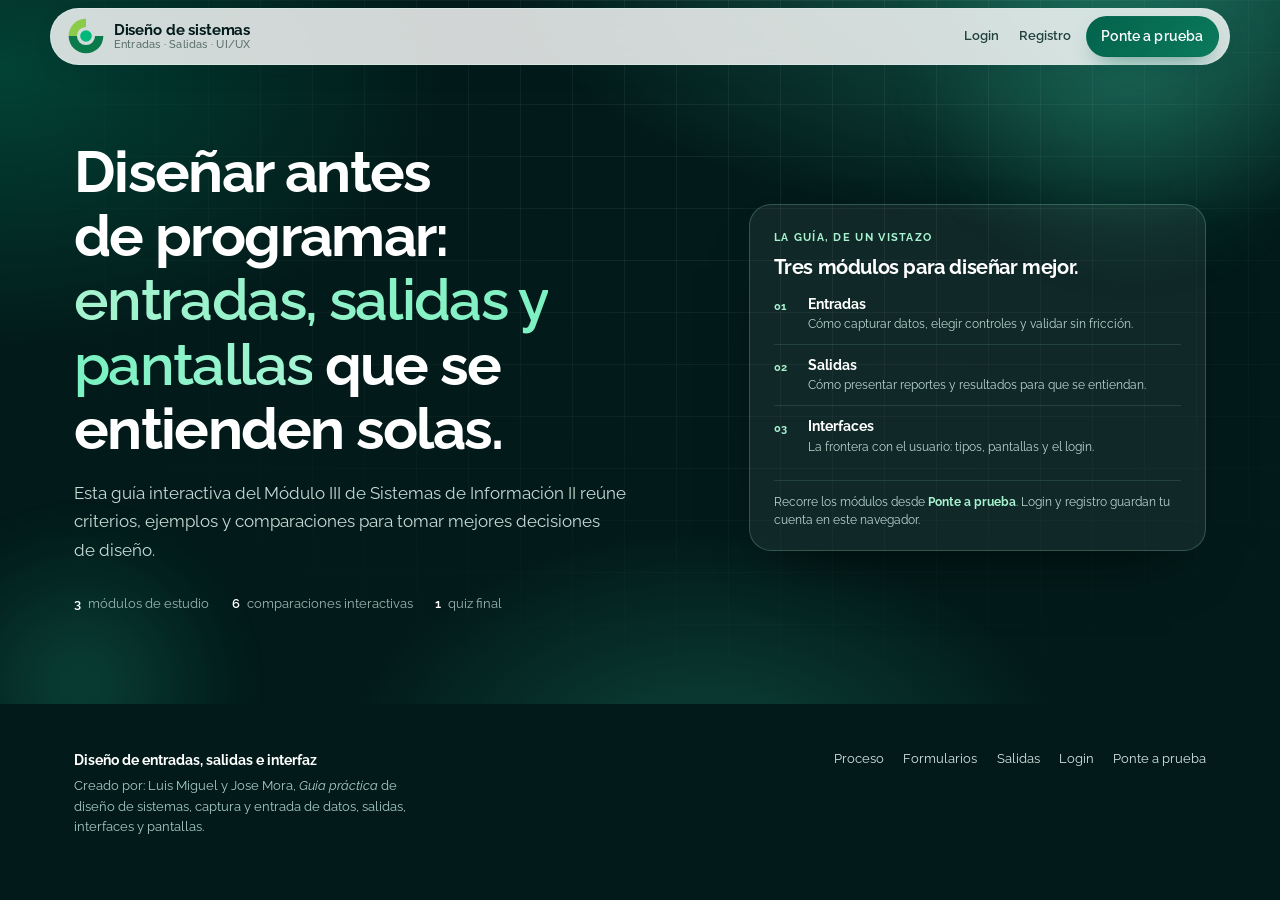
<file: index.html>
<!DOCTYPE html>
<html lang="es">
<head>
<meta charset="UTF-8">
<meta name="viewport" content="width=device-width, initial-scale=1.0">
<title>Diseño de Entradas, Salidas y UI/UX · Guía interactiva</title>
<meta name="description" content="Guía interactiva de Sistemas de Información II: diseño de entradas, salidas, pantallas, formularios, login y jerarquía visual, con comparaciones malo vs. bueno.">
<meta name="theme-color" content="#03624c">
<link rel="icon" type="image/svg+xml" href="[data-uri]">
<link rel="preconnect" href="https://fonts.googleapis.com">
<link rel="preconnect" href="https://fonts.gstatic.com" crossorigin>
<link href="https://fonts.googleapis.com/css2?family=Raleway:ital,wght@0,100..900;1,100..900&display=swap" rel="stylesheet">
<style>
/* ============================================================
   1. SISTEMA DE DISEÑO
   ============================================================ */
:root{
  --ink:#021b1a;
  --ink-soft:#23423c;
  --muted:#5a6f6a;
  --bg:#f1f7f6;
  --surface:#ffffff;
  --surface-2:#f7fcfa;
  --line:#d9e8e4;
  --line-strong:#b9d2cc;

  --brand:#03624c;
  --brand-dark:#032221;
  --brand-soft:#e6f7f1;
  --violet:#2cc295;
  --accent:#095544;
  --accent-soft:#e1f7ef;
  --good:#0b7a5c;
  --good-soft:#e1f7ef;
  --bad:#b4233f;
  --bad-soft:#fce8ed;
  --info:#0b6b6a;
  --info-soft:#e2f4f2;

  --r-sm:10px;
  --r-md:14px;
  --r-lg:20px;
  --r-xl:28px;
  --shadow-sm:0 1px 2px rgba(2,27,26,.06);
  --shadow-md:0 10px 30px -12px rgba(2,27,26,.18);
  --shadow-lg:0 30px 60px -30px rgba(2,27,26,.35);
  --font:"Raleway","Segoe UI Variable","Segoe UI",system-ui,-apple-system,"Helvetica Neue",Arial,sans-serif;
}

*,*::before,*::after{box-sizing:border-box;margin:0;padding:0}
html{scroll-behavior:smooth;scroll-padding-top:92px}
body{
  font-family:var(--font);
  background:var(--bg);
  color:var(--ink);
  line-height:1.6;
  -webkit-font-smoothing:antialiased;
  font-optical-sizing:auto;
  font-size:16px;
  overflow-x:hidden;
}
img,svg{display:block;max-width:100%}
button,input,select,textarea{font:inherit;color:inherit}
button{cursor:pointer}
a{color:var(--brand);text-decoration:none}
a:hover{text-decoration:underline}
h1,h2,h3,h4{line-height:1.18;letter-spacing:-.02em;font-weight:750}
strong{font-weight:700}
p{text-wrap:pretty}

.wrap{width:100%;max-width:1180px;margin:0 auto;padding:0 24px}
.sr-only{position:absolute;width:1px;height:1px;padding:0;margin:-1px;overflow:hidden;clip:rect(0 0 0 0);white-space:nowrap;border:0}
.skip-link{position:fixed;left:12px;top:-60px;z-index:200;background:var(--ink);color:#fff;padding:10px 16px;border-radius:8px;transition:top .2s}
.skip-link:focus{top:12px}

/* ---------- Botones ---------- */
.btn{
  display:inline-flex;align-items:center;justify-content:center;gap:.5rem;
  border:1px solid transparent;border-radius:999px;
  padding:.72rem 1.25rem;font-weight:650;font-size:.95rem;
  transition:transform .15s ease, box-shadow .2s ease, background .2s ease, border-color .2s;
  text-decoration:none;white-space:nowrap;
}
.btn:hover{text-decoration:none;transform:translateY(-1px)}
.btn:active{transform:translateY(0)}
.btn:focus-visible{outline:3px solid var(--brand-dark);outline-offset:2px;box-shadow:0 0 0 2px var(--surface)}
.btn-primary{background:linear-gradient(135deg,var(--brand),#0b7a5c);color:#fff;box-shadow:0 12px 24px -12px rgba(3,98,76,.75)}
.btn-primary:hover{box-shadow:0 16px 30px -12px rgba(3,98,76,.85)}
.btn-ghost{background:#fff;border-color:var(--line-strong);color:var(--ink)}
.btn-ghost:hover{border-color:var(--brand);color:var(--brand)}
.btn-soft{background:var(--brand-soft);color:var(--brand-dark)}
.btn-soft:hover{background:#d6f2e8}
.btn-sm{padding:.5rem .9rem;font-size:.85rem}
.btn-block{width:100%}

/* ---------- Tipografía de sección ---------- */
.section{padding:74px 0;position:relative}
.section + .section{border-top:1px solid rgba(185,210,204,.6)}
.section-alt{background:
  radial-gradient(900px 400px at 100% 0%, rgba(47,169,140,.08), transparent 60%),
  radial-gradient(700px 420px at 0% 100%, rgba(3,98,76,.05), transparent 60%);
}
.eyebrow{
  display:inline-flex;align-items:center;gap:.45rem;
  background:var(--brand-soft);color:var(--brand-dark);
  border:1px solid #c9e9e1;border-radius:999px;
  padding:.3rem .75rem;font-size:.75rem;font-weight:750;
  letter-spacing:.06em;text-transform:uppercase;
}
.section-head{max-width:780px;margin-bottom:2.2rem}
.section-head h2{font-size:clamp(1.7rem,3.2vw,2.5rem);margin:.85rem 0 .7rem}
.section-head p{color:var(--ink-soft);font-size:1.05rem;max-width:70ch}
.lede{color:var(--muted);font-size:.98rem}
.hl{background:linear-gradient(180deg,transparent 58%,#b9f0d5 58%);padding:0 .12em;border-radius:2px}
.hl-bad{background:linear-gradient(180deg,transparent 58%,#ffd3df 58%);padding:0 .12em}

/* ---------- Nav ---------- */
.progress-track{position:fixed;top:0;left:0;right:0;height:3px;z-index:120;background:transparent;pointer-events:none}
.progress-bar{height:100%;width:0%;background:linear-gradient(90deg,var(--brand),var(--violet),var(--accent));border-radius:0 3px 3px 0;transition:width .1s linear}
.nav{
  position:fixed;top:8px;left:50%;transform:translateX(-50%);
  width:calc(100% - 32px);max-width:1180px;z-index:110;
  background:rgba(255,255,255,.82);backdrop-filter:blur(14px);-webkit-backdrop-filter:blur(14px);
  border:1px solid rgba(217,232,228,.9);border-radius:999px;
  box-shadow:var(--shadow-md);
  display:flex;align-items:center;gap:1rem;
  padding:.45rem .65rem .45rem 1rem;
}
.brand{display:flex;align-items:center;gap:.55rem;font-weight:800;letter-spacing:-.02em;font-size:.95rem;flex-shrink:0}
.brand-mark{
  width:38px;height:38px;flex-shrink:0;
  display:grid;place-items:center;
}
.brand-mark svg{width:38px;height:38px;display:block}
.brand small{display:block;font-weight:600;font-size:.68rem;color:var(--muted);letter-spacing:.02em}
.nav-links{display:flex;gap:.15rem;margin-left:auto;overflow-x:auto;scrollbar-width:none}
.nav-links::-webkit-scrollbar{display:none}
.nav-links a{
  padding:.45rem .7rem;border-radius:999px;font-size:.83rem;font-weight:650;color:var(--ink-soft);
  white-space:nowrap;text-decoration:none;transition:background .2s,color .2s;
}
.nav-links a:hover{background:var(--brand-soft);color:var(--brand-dark)}
.nav-links a.active{background:var(--ink);color:#fff}
.nav-cta{flex-shrink:0}

/* ============================================================
   2. HERO
   ============================================================ */
.hero{
  position:relative;overflow:hidden;color:#fff;
  padding:140px 0 90px;
  background:
    radial-gradient(1000px 500px at 85% -10%, rgba(47,169,140,.5), transparent 60%),
    radial-gradient(800px 500px at 0% 10%, rgba(3,98,76,.55), transparent 55%),
    radial-gradient(600px 400px at 55% 110%, rgba(44,194,149,.25), transparent 60%),
    #021b1a;
}
.hero::after{
  content:"";position:absolute;inset:0;pointer-events:none;
  background-image:linear-gradient(rgba(255,255,255,.055) 1px,transparent 1px),linear-gradient(90deg,rgba(255,255,255,.055) 1px,transparent 1px);
  background-size:52px 52px;
  mask-image:radial-gradient(ellipse at 60% 20%,#000 20%,transparent 75%);
  -webkit-mask-image:radial-gradient(ellipse at 60% 20%,#000 20%,transparent 75%);
}
.hero .wrap{position:relative;z-index:2}
.hero-grid{display:grid;grid-template-columns:1.15fr .85fr;gap:56px;align-items:center}.hero h1{font-size:clamp(2.15rem,5vw,3.65rem);letter-spacing:-.035em;margin-bottom:1.1rem}
.hero h1 em{font-style:normal;color:#a7f3d0}
.hero p.lead{font-size:1.08rem;color:#c7dcd6;max-width:58ch;margin-bottom:1.8rem}
.hero-actions{display:flex;flex-wrap:wrap;gap:.8rem;margin-bottom:2rem}
.hero-actions .btn-ghost{background:rgba(255,255,255,.08);border-color:rgba(255,255,255,.25);color:#fff}
.hero-actions .btn-ghost:hover{background:rgba(255,255,255,.16);border-color:rgba(255,255,255,.45);color:#fff}
.hero-meta{display:flex;flex-wrap:wrap;gap:1.4rem;color:#9db8b1;font-size:.8rem}
.hero-meta div{display:flex;align-items:center;gap:.45rem}
.hero-meta b{color:#fff;font-weight:650}

/* Tarjeta flotante del hero */
.hero-demo{
  position:relative;background:linear-gradient(180deg,#fff,#f1f7f6);
  border-radius:22px;padding:14px;color:var(--ink);
  box-shadow:0 40px 70px -30px rgba(0,0,0,.65);
  transform:rotate(1.2deg);
  border:1px solid rgba(255,255,255,.6);
}
.hero-demo::before{
  content:"";position:absolute;inset:-14px;border-radius:30px;
  background:linear-gradient(135deg,rgba(255,255,255,.25),rgba(255,255,255,0));
  z-index:-1;filter:blur(2px);
}
.hero-demo-bar{display:flex;align-items:center;gap:6px;padding:2px 4px 12px}
.hero-demo-bar span{width:9px;height:9px;border-radius:50%;background:#d9e8e4}
.hero-demo-bar span:first-child{background:#aacbc4}
.hero-demo-bar span:nth-child(2){background:#a7f3d0}
.hero-demo-bar span:nth-child(3){background:#a7f3d0}
.hero-demo-bar .url{
  margin-left:auto;font-size:.66rem;color:#7c918c;background:#eaf4f1;
  border-radius:99px;padding:.18rem .6rem;font-weight:600;
}
.hero-screen{background:#f7fcfa;border:1px solid #d9e8e4;border-radius:14px;padding:16px}
.hero-screen-top{display:flex;justify-content:space-between;align-items:flex-start;margin-bottom:14px}
.hero-screen-top h4{font-size:.95rem}
.hero-screen-top p{font-size:.68rem;color:#7c918c}
.hero-pill{font-size:.6rem;font-weight:750;background:var(--good-soft);color:#0b7a5c;padding:.22rem .5rem;border-radius:99px;white-space:nowrap}
.hero-field{margin-bottom:9px}
.hero-field label{display:block;font-size:.64rem;font-weight:700;color:#4b625d;margin-bottom:3px}
.hero-input{
  height:29px;border:1px solid #d9e8e4;border-radius:7px;background:#fff;
  padding:0 9px;font-size:.72rem;color:#5a6f6a;display:flex;align-items:center;justify-content:space-between;
}
.hero-input em{font-style:normal;color:#aacbc4;font-size:.66rem}
.hero-two{display:grid;grid-template-columns:1fr 1fr;gap:9px}
.hero-btn{
  height:31px;border-radius:8px;display:grid;place-items:center;font-size:.72rem;font-weight:750;
  background:linear-gradient(135deg,var(--brand),#0b7a5c);color:#fff;margin-top:11px;
  box-shadow:0 8px 16px -10px rgba(3,98,76,.9);
}
.hero-float{
  position:absolute;background:#fff;color:var(--ink);border-radius:12px;
  padding:.55rem .75rem;font-size:.7rem;font-weight:700;box-shadow:0 18px 30px -18px rgba(0,0,0,.6);
  display:flex;align-items:center;gap:.45rem;border:1px solid #d9e8e4;
}
.hero-float.a{left:-26px;bottom:64px;transform:rotate(-3deg)}
.hero-float.b{right:-18px;top:34px;transform:rotate(3deg)}
.hero-float .ic{width:22px;height:22px;border-radius:7px;display:grid;place-items:center;font-size:.7rem}
.hero-float.a .ic{background:var(--good-soft);color:var(--good)}
.hero-float.b .ic{background:var(--accent-soft);color:#0b453a}

/* ============================================================
   3. COMPONENTES GENERALES
   ============================================================ */
.card{background:var(--surface);border:1px solid var(--line);border-radius:var(--r-lg);box-shadow:var(--shadow-sm)}
.grid-2{display:grid;grid-template-columns:1fr 1fr;gap:24px}
.grid-3{display:grid;grid-template-columns:repeat(3,1fr);gap:18px}
.split{display:grid;grid-template-columns:1.05fr .95fr;gap:34px;align-items:start}
.entry-lab{display:grid;gap:22px;margin-bottom:24px}
.split > *,.entry-lab > *,.lab > *,.grid-2 > *,.grid-3 > *,.game > *,.anatomy > *,.login-wrap > *,.uxui > *{min-width:0}
.flow-card,.classifier,.flow-scroll{min-width:0;max-width:100%}
.note{
  background:var(--info-soft);border:1px solid #c9e9e1;border-left:4px solid var(--info);
  border-radius:0 var(--r-md) var(--r-md) 0;padding:1rem 1.15rem;color:#0b453a;font-size:.9rem;
}
.note strong{color:#032221}
.note.amber{background:var(--accent-soft);border-color:#bfe8db;border-left-color:#2fa98c;color:#0b453a}
.note.amber strong{color:#032221}
.note.good{background:var(--good-soft);border-color:#b9e8d6;border-left-color:var(--good);color:#032221}
.note.good strong{color:#032221}
.note.bad{background:var(--bad-soft);border-color:#f8cdd9;border-left-color:var(--bad);color:#8c1233}
.note.bad strong{color:#6f0c27}
.note p + p{margin-top:.5rem}
.tag{
  display:inline-flex;align-items:center;gap:.35rem;font-size:.7rem;font-weight:750;
  padding:.22rem .55rem;border-radius:99px;background:#eaf4f1;color:#23423c;letter-spacing:.02em;
}
.tag.good{background:var(--good-soft);color:#0b7a5c}
.tag.bad{background:var(--bad-soft);color:#a11338}
.tag.amber{background:var(--accent-soft);color:#0b453a}
.kicker{font-size:.72rem;font-weight:800;letter-spacing:.1em;text-transform:uppercase;color:var(--brand)}
.mini-title{font-size:.72rem;font-weight:800;letter-spacing:.08em;text-transform:uppercase;color:var(--muted);margin-bottom:.35rem}
ol.clean,ul.clean{list-style:none;display:grid;gap:.6rem}
ul.ticks{list-style:none;display:grid;gap:.55rem;font-size:.9rem;color:var(--ink-soft)}
ul.ticks li{display:flex;gap:.55rem;align-items:flex-start}
ul.ticks li::before{content:"✓";flex-shrink:0;width:19px;height:19px;border-radius:50%;background:var(--good-soft);color:var(--good);font-size:.7rem;font-weight:900;display:grid;place-items:center;margin-top:.15rem}
ul.crosses{list-style:none;display:grid;gap:.55rem;font-size:.9rem;color:var(--ink-soft)}
ul.crosses li{display:flex;gap:.55rem;align-items:flex-start}
ul.crosses li::before{content:"✕";flex-shrink:0;width:19px;height:19px;border-radius:50%;background:var(--bad-soft);color:var(--bad);font-size:.65rem;font-weight:900;display:grid;place-items:center;margin-top:.15rem}

/* Listas del modo resumido */
.steps{list-style:none;counter-reset:s;display:grid;gap:8px;max-width:840px;margin:0}
.steps li{counter-increment:s;display:flex;gap:14px;align-items:flex-start;background:var(--surface);border:1px solid var(--line);border-radius:14px;padding:11px 16px}
.steps li::before{content:counter(s);flex-shrink:0;width:27px;height:27px;border-radius:9px;background:var(--brand-soft);color:var(--brand-dark);font-weight:800;font-size:.78rem;display:grid;place-items:center;margin-top:.12rem}
.steps b{display:block;font-size:.94rem;line-height:1.3}
.steps span{display:block;color:var(--ink-soft);font-size:.85rem;line-height:1.4}

/* Tipos de entrada: software y hardware */
.input-map{display:grid;gap:20px;margin:0}
.input-family-head{display:flex;align-items:baseline;gap:2px 14px;flex-wrap:wrap;margin-bottom:10px}
.input-family-head h3{font-size:1.02rem;display:flex;align-items:center;gap:9px}
.input-family-head h3::before{content:"";width:9px;height:9px;border-radius:3px;background:var(--brand);box-shadow:0 0 0 3px var(--brand-soft)}
.input-family.hardware .input-family-head h3::before{background:var(--accent);box-shadow:0 0 0 3px var(--accent-soft)}
.input-family-head p{font-size:.81rem;color:var(--muted)}
.input-cards{display:grid;grid-template-columns:repeat(3,1fr);gap:12px}
.input-card{background:var(--surface);border:1px solid var(--line);border-radius:15px;padding:15px 16px;box-shadow:var(--shadow-sm);min-width:0;transition:transform .18s ease,border-color .18s ease,box-shadow .18s ease}
.input-card:hover{transform:translateY(-2px);border-color:#b9d2cc;box-shadow:var(--shadow-md)}
.input-card-top{display:flex;align-items:center;gap:11px;margin-bottom:7px}
.icon-sprite{position:absolute;width:0;height:0;overflow:hidden;pointer-events:none}
.ui-icon{width:22px;height:22px;display:block;flex-shrink:0}
.input-ic{width:44px;height:44px;border-radius:13px;display:grid;place-items:center;background:linear-gradient(145deg,#fff,var(--brand-soft));color:var(--brand);border:1px solid #c9e9e1;box-shadow:0 6px 14px -10px rgba(3,98,76,.4);flex-shrink:0;font-size:0;transition:transform .18s ease,box-shadow .18s ease}
.input-family.hardware .input-ic{background:linear-gradient(145deg,#fff,var(--accent-soft));color:var(--accent);border-color:#bfe8db}
.input-ic .ui-icon{width:23px;height:23px}
.input-card:hover .input-ic{transform:translateY(-1px);box-shadow:0 9px 18px -10px rgba(3,98,76,.5)}
.input-card h4{font-size:.9rem;line-height:1.3}
.input-card p{font-size:.8rem;line-height:1.45;color:var(--ink-soft)}
.input-card .input-examples{margin-top:9px;padding-top:8px;border-top:1px dashed var(--line);font-size:.72rem;color:var(--muted)}
.input-card .input-examples b{color:var(--ink-soft);font-weight:800}
.tip-line{margin-top:14px;font-size:.9rem;color:var(--ink-soft);border-left:3px solid var(--brand);padding-left:12px;max-width:840px}
ul.mini-list{list-style:none;display:grid;gap:.42rem;font-size:.88rem;color:var(--ink-soft);margin-top:.65rem;padding:0}
ul.mini-list li{display:flex;gap:.5rem;align-items:flex-start}
ul.mini-list li::before{content:"•";color:currentColor;opacity:.55;font-weight:900;flex-shrink:0}
.note .mini-list{color:inherit;margin-top:.5rem}

/* Laboratorios plegables */
.lab-fold{background:var(--surface);border:1px solid var(--line);border-radius:var(--r-lg);box-shadow:var(--shadow-sm);overflow:hidden}
.lab-fold>summary{display:flex;align-items:center;gap:14px;padding:13px 18px;cursor:pointer;list-style:none;transition:background .2s}
.lab-fold>summary::-webkit-details-marker{display:none}
.lab-fold>summary::marker{content:""}
.lab-fold>summary:hover{background:var(--surface-2)}
.lab-fold>summary:focus-visible{outline:2px solid var(--brand);outline-offset:-2px}
.fold-ico{width:36px;height:36px;border-radius:11px;background:var(--brand-soft);display:grid;place-items:center;font-size:1rem;flex-shrink:0}
.fold-txt{min-width:0}
.fold-txt b{display:block;font-size:.95rem;line-height:1.3}
.fold-txt small{display:block;color:var(--muted);font-size:.79rem;line-height:1.35}
.fold-cta{margin-left:auto;display:inline-flex;align-items:center;gap:7px;font-size:.78rem;font-weight:750;color:var(--brand-dark);background:var(--brand-soft);border-radius:999px;padding:.35rem .7rem;flex-shrink:0}
.fold-cta .when-open{display:none}
.lab-fold[open] .fold-cta .when-open{display:inline}
.lab-fold[open] .fold-cta .when-closed{display:none}
.chev{display:inline-block;transition:transform .2s;font-size:.8rem}
.lab-fold[open] .chev{transform:rotate(180deg)}
.fold-body{padding:0 18px 18px;border-top:1px solid var(--line)}
.fold-body>:first-child{margin-top:18px}
@media(max-width:560px){.fold-txt small{display:none}.fold-cta{padding:.3rem .55rem}}


/* ============================================================
   5. FLUJO DE ENTRADAS
   ============================================================ */
.flow-card{background:var(--surface);border:1px solid var(--line);border-radius:var(--r-xl);padding:26px 30px;box-shadow:var(--shadow-md)}
.flow-top{display:flex;flex-wrap:wrap;gap:.8rem;justify-content:space-between;align-items:center;margin-bottom:14px}
.flow-top h3{font-size:1.05rem}
.flow-hint{font-size:.78rem;color:var(--muted);display:flex;align-items:center;gap:.4rem}
.flow-scroll{overflow-x:auto;padding:10px 2px 4px}
.flow{display:flex;align-items:center;gap:0;min-width:860px}
.flow-item{display:flex;align-items:center;flex:1 1 0;min-width:0}
.flow-node{
  flex:1 1 auto;background:#fff;border:1.5px solid var(--line-strong);border-radius:16px;
  padding:1rem .85rem;text-align:center;transition:all .4s ease;position:relative;
  min-width:150px;
}
.flow-node:hover{border-color:var(--brand);transform:translateY(-2px);box-shadow:var(--shadow-md)}
.flow-node .n-ic{width:42px;height:42px;border-radius:12px;display:grid;place-items:center;margin:0 auto .45rem;background:var(--brand-soft);border:1px solid #c9e9e1;color:var(--brand);font-size:0;transition:background .2s,color .2s,border-color .2s}
.flow-node .n-ic .ui-icon{width:23px;height:23px}
.flow-node.is-active .n-ic{background:rgba(255,255,255,.16);border-color:rgba(255,255,255,.55);color:#fff}
.flow-node.is-done .n-ic{background:#fff;border-color:#b9e8d6;color:var(--good)}
.flow-node.is-error .n-ic{background:rgba(255,255,255,.16);border-color:rgba(255,255,255,.55);color:#fff}
.flow-node b{display:block;font-size:.9rem;line-height:1.25}
.flow-node small{display:block;font-size:.73rem;color:var(--muted);margin-top:.2rem;line-height:1.3}
.flow-node.is-active{border-color:var(--brand);background:var(--brand);color:#fff;box-shadow:0 14px 26px -16px rgba(3,98,76,.95)}
.flow-node.is-active small{color:#d1fae8}
.flow-node.is-error{border-color:var(--bad);background:var(--bad);color:#fff}
.flow-node.is-error small{color:#ffd7e1}
.flow-node.is-done{border-color:#b9e8d6;background:var(--good-soft)}
.flow-node.is-done .n-ic{filter:saturate(1)}
.flow-arrow{flex:0 0 32px;height:2px;background:var(--line-strong);position:relative}
.flow-arrow::after{
  content:"";position:absolute;right:-1px;top:-3px;border-left:6px solid var(--line-strong);
  border-top:4px solid transparent;border-bottom:4px solid transparent;
}
.flow-detail{
  margin-top:16px;background:var(--surface-2);border:1px solid var(--line);
  border-left:4px solid var(--brand);border-radius:0 12px 12px 0;padding:1.1rem 1.25rem;min-height:112px;
  transition:background .2s;
}
.flow-detail .fd-head{display:flex;align-items:center;gap:.6rem;margin-bottom:.35rem;flex-wrap:wrap}
.flow-detail h4{font-size:1.05rem}
.flow-detail p{font-size:.92rem;color:var(--ink-soft)}

.sim{
  margin-top:18px;border:1px solid var(--line);border-radius:var(--r-lg);overflow:hidden;
  background:#fff;
}
.sim-head{
  display:flex;align-items:center;gap:.6rem;padding:.7rem 1rem;
  background:linear-gradient(180deg,#f7fcfa,#eaf4f1);border-bottom:1px solid var(--line);
  font-size:.82rem;font-weight:750;color:#23423c;
}
.sim-head .dots{display:flex;gap:4px;margin-right:2px}
.sim-head .dots i{width:7px;height:7px;border-radius:50%;background:#c9e9e1}
.sim-body{padding:16px}
.sim-grid{display:grid;grid-template-columns:1.1fr .7fr .9fr auto;gap:12px;align-items:end}
.sim-field label{display:block;font-size:.75rem;font-weight:700;margin-bottom:.3rem;color:var(--ink-soft)}
.sim-field label .opt{font-weight:500;color:var(--muted);font-size:.7rem}
.sim-field input,.sim-field select{
  width:100%;height:40px;border:1px solid var(--line-strong);border-radius:9px;
  padding:0 .7rem;font-size:.86rem;background:#fff;
}
.sim-field input:focus,.sim-field select:focus{outline:2px solid var(--brand);outline-offset:1px;border-color:var(--brand);box-shadow:0 0 0 3px rgba(3,98,76,.14)}
.sim-field input[aria-invalid="true"]{border-color:var(--bad);background:#fff7f9}
.sim-submit{height:40px}
.sim-feedback{
  margin-top:12px;font-size:.84rem;border-radius:10px;padding:.7rem .85rem;
  background:var(--surface-2);border:1px dashed var(--line-strong);color:var(--muted);
  display:flex;gap:.6rem;align-items:flex-start;
}
.sim-feedback.ok{background:var(--good-soft);border-color:#bcead8;color:#063028;border-style:solid}
.sim-feedback.err{background:var(--bad-soft);border-color:#f6c9d6;color:#8c1233;border-style:solid}
.sim-catalog{
  margin-top:12px;display:grid;grid-template-columns:repeat(3,1fr);gap:8px;
}
.catalog-item{
  display:flex;justify-content:space-between;align-items:center;gap:.4rem;
  border:1px solid var(--line);border-radius:9px;padding:.45rem .65rem;background:#fff;
  font-size:.74rem;color:var(--muted);cursor:pointer;transition:border-color .2s,background .2s;
}
.catalog-item:hover{border-color:var(--brand);background:#f7fcfa}
.catalog-item b{color:var(--ink);font-size:.74rem}
.catalog-item .price{font-weight:750;color:var(--brand);white-space:nowrap}

/* Clasificador */
.classifier{background:var(--surface);border:1px solid var(--line);border-radius:var(--r-lg);padding:24px 28px}
.classifier-head{display:flex;justify-content:space-between;align-items:flex-start;gap:1rem;flex-wrap:wrap;margin-bottom:6px}
.classifier-head h3{font-size:1.15rem}
.classifier-head .kicker{display:block;margin-bottom:4px}
.class-score{font-size:.78rem;font-weight:750;color:var(--muted);background:var(--surface-2);border:1px solid var(--line);border-radius:99px;padding:.25rem .7rem}
.classifier-lede{font-size:.92rem;color:var(--ink-soft);max-width:92ch;margin-top:4px}
.classifier-quick{display:flex;flex-wrap:wrap;gap:6px;margin:10px 0 0}
.classifier-quick span{display:inline-flex;align-items:center;gap:5px;border:1px solid var(--line);border-radius:999px;padding:.28rem .62rem;font-size:.73rem;color:var(--ink-soft);background:var(--surface-2)}
.classifier-quick b{font-size:.64rem;font-weight:850;letter-spacing:.05em;text-transform:uppercase}
.classifier-quick .q-variable{border-color:#bfe8db;background:#f0faf6}
.classifier-quick .q-variable b{color:#0b453a}
.classifier-quick .q-ident{border-color:#b9e8d6;background:#f7fcfa}
.classifier-quick .q-ident b{color:var(--brand-dark)}
.classifier-quick .q-recovered{border-color:#b9e8d6;background:#f7fcfa}
.classifier-quick .q-recovered b{color:#095544}
.classifier-key{display:flex;flex-wrap:wrap;gap:8px;margin-top:12px}
.classifier-key span{display:inline-flex;align-items:center;gap:6px;font-size:.76rem;font-weight:600;border:1px solid transparent;border-radius:99px;padding:.3rem .7rem}
.classifier-key span:first-child{background:var(--brand-soft);border-color:#b9e8d6;color:var(--brand-dark)}
.classifier-key span:last-child{background:var(--good-soft);border-color:#b9e8d6;color:#095544}
.classifier-key b{font-size:.66rem;font-weight:850;letter-spacing:.06em;text-transform:uppercase}
.classifier-howto{display:flex;align-items:flex-start;gap:14px;background:var(--surface-2);border:1px solid var(--line);border-radius:12px;padding:12px 16px;margin:14px 0 16px}
.classifier-howto>b{flex:0 0 auto;font-size:.68rem;font-weight:850;letter-spacing:.07em;text-transform:uppercase;color:var(--brand);padding-top:.12rem}
.classifier-howto ol{display:flex;flex-wrap:wrap;gap:8px 18px;margin:0;padding:0;list-style:none;counter-reset:howto}
.classifier-howto li{position:relative;flex:1 1 190px;padding-left:24px;font-size:.8rem;color:var(--ink-soft);counter-increment:howto}
.classifier-howto li::before{content:counter(howto);position:absolute;left:0;top:.18em;width:17px;height:17px;border-radius:50%;background:var(--brand);color:#fff;font-size:.62rem;font-weight:850;display:grid;place-items:center}
.classifier-guide{display:grid;grid-template-columns:1.25fr .75fr;gap:14px;margin:0 0 18px}
.classifier-legend{display:grid;gap:0;background:var(--surface-2);border:1px solid var(--line);border-radius:12px;overflow:hidden}
.ctype{padding:10px 14px;border-left:4px solid var(--line-strong)}
.ctype + .ctype{border-top:1px solid var(--line)}
.ctype b{display:flex;align-items:center;gap:8px;font-size:.84rem;color:var(--ink)}
.ctype b span{font-size:.62rem;font-weight:800;letter-spacing:.04em;text-transform:uppercase;border-radius:99px;padding:.08rem .42rem}
.ctype p{font-size:.8rem;color:var(--ink-soft);margin-top:2px}
.ctype small{display:block;font-size:.72rem;color:var(--muted);margin-top:1px}
.ctype-variable{border-left-color:var(--accent);background:#f0faf6}
.ctype-variable b span{background:var(--accent-soft);color:#0b453a}
.ctype-ident{border-left-color:var(--brand);background:#f7fcfa}
.ctype-ident b span{background:var(--brand-soft);color:var(--brand-dark)}
.ctype-recovered{border-left-color:var(--good);background:#f7fcfa}
.ctype-recovered b span{background:var(--good-soft);color:#095544}
.classifier-example{background:var(--brand-soft);border:1px solid #b9e8d6;border-radius:12px;padding:14px 16px;font-size:.84rem;color:#23423c}
.classifier-example b{display:block;margin-bottom:6px;color:var(--brand-dark)}
.classifier-example .example-data{margin-bottom:4px}
.classifier-example ol{margin:0 0 4px 18px;padding:0;font-size:.8rem;display:grid;gap:2px}
.classifier-example .example-answer{font-weight:800;color:#095544;margin-top:4px}
.classifier-task{display:flex;justify-content:space-between;align-items:center;gap:8px 18px;flex-wrap:wrap;margin:18px 0 8px;padding-top:14px;border-top:1px solid var(--line)}
.classifier-task b{font-size:.88rem}
.classifier-task span{font-size:.78rem;color:var(--muted)}
.class-rows{display:grid;grid-template-columns:repeat(2,minmax(0,1fr));gap:10px}
.class-row{
  display:grid;grid-template-columns:minmax(0,1fr) auto;gap:12px;align-items:center;
  padding:.6rem .75rem;border:1px solid var(--line);border-radius:11px;background:#fff;
}
.class-row .field-desc{font-size:.84rem;display:flex;gap:.5rem;align-items:center;font-weight:600}
.class-row .field-desc i{width:32px;height:32px;border-radius:9px;background:var(--brand-soft);border:1px solid #d6f2e8;display:grid;place-items:center;font-style:normal;font-size:1.05rem;line-height:1;flex-shrink:0}
.class-row .field-desc small{display:block;font-weight:500;color:var(--muted);font-size:.72rem}
.class-opts{display:flex;gap:5px;justify-content:flex-end;flex-wrap:wrap}
.class-opt{
  border:1px solid var(--line-strong);background:#fff;border-radius:8px;
  font-size:.7rem;font-weight:700;padding:.3rem .5rem;color:var(--ink-soft);transition:all .15s;
}
.class-opt:hover{border-color:var(--brand);color:var(--brand)}
.class-opt.chosen{background:var(--brand);border-color:var(--brand);color:#fff}
.class-opt.correct{background:var(--good-soft);border-color:#9adcc3;color:#095544}
.class-opt.wrong{background:var(--bad-soft);border-color:#f3b7c7;color:#9c1537}
.class-row.solved{border-color:#b9e8d6;background:#f7fcfa}
.classifier-foot{display:flex;gap:16px;align-items:center;justify-content:space-between;margin-top:14px;flex-wrap:wrap}
.class-feedback{font-size:.84rem;color:var(--muted);flex:1;min-width:220px}
.class-feedback.ok{color:var(--good)}
.class-feedback.bad{color:var(--bad)}

/* ============================================================
   6. ANATOMÍA DE PANTALLA
   ============================================================ */
.anatomy{display:grid;grid-template-columns:1.08fr .92fr;gap:26px;align-items:start}
.wire{
  background:#fff;border:1px solid var(--line-strong);border-radius:var(--r-lg);
  padding:14px;box-shadow:var(--shadow-md);
}
.wire-frame{border:1px solid #d9e8e4;border-radius:12px;overflow:hidden;background:#fbfdfc}
.wire-region{
  position:relative;display:block;width:100%;text-align:left;border:0;background:transparent;
  padding:14px 16px;transition:background .2s;cursor:pointer;
}
.wire-region:hover,.wire-region.is-active{background:#e4f1ed}
.wire-region + .wire-region{border-top:1px dashed #d9e8e4}
.wire-region .wr-label{font-size:.62rem;font-weight:850;letter-spacing:.09em;text-transform:uppercase;color:var(--brand)}
.wire-region .wr-content{margin-top:6px;pointer-events:none}
.wire-region .wr-tip{
  position:absolute;right:12px;top:50%;transform:translateY(-50%);
  font-size:.62rem;color:var(--muted);background:#fff;border:1px solid var(--line);
  border-radius:99px;padding:.1rem .45rem;
}
.wire-head{display:flex;justify-content:space-between;align-items:center;gap:.5rem}
.wire-head b{font-size:.9rem}
.wire-nav{display:flex;gap:5px}
.wire-nav i{width:34px;height:7px;border-radius:99px;background:#b9e8d6;display:block}
.wire-body-grid{display:grid;grid-template-columns:1fr 1fr;gap:7px}
.wire-line{height:8px;border-radius:99px;background:#d9e8e4}
.wire-line.w70{width:70%}.wire-line.w50{width:50%}.wire-line.w90{width:90%}
.wire-input{height:22px;border:1px solid #b9e8d6;border-radius:5px;background:#fff}
.wire-status{display:flex;justify-content:space-between;align-items:center;font-size:.66rem;color:var(--muted)}
.wire-status .dotlive{width:6px;height:6px;border-radius:50%;background:var(--good);display:inline-block;margin-right:4px}
.wire-zone-badge{
  position:absolute;left:6px;top:6px;background:var(--accent);color:#fff;
  font-size:.55rem;font-weight:700;border-radius:99px;padding:.08rem .4rem;letter-spacing:.06em;
}
.anatomy-info{background:var(--surface);border:1px solid var(--line);border-radius:var(--r-lg);padding:22px;min-height:330px}
.anatomy-info h3{font-size:1.12rem;margin-bottom:.4rem}
.anatomy-info p{font-size:.9rem;color:var(--ink-soft)}
.anatomy-info .a-list{margin-top:12px;display:grid;gap:.5rem;font-size:.82rem;color:var(--muted)}
.anatomy-info .a-list div{padding-left:1rem;position:relative}
.anatomy-info .a-list div::before{content:"";position:absolute;left:0;top:.55em;width:4px;height:4px;border-radius:50%;background:var(--brand)}
.color-strip{display:flex;flex-wrap:wrap;gap:6px;margin-top:10px}
.color-chip{padding:.3rem .6rem;border-radius:8px;font-size:.7rem;font-weight:750;border:1px solid rgba(0,0,0,.08)}

/* ============================================================
   7. LABORATORIOS MALO / BUENO
   ============================================================ */
.lab{display:grid;grid-template-columns:1fr 1fr;gap:22px;align-items:stretch}
.lab-panel{
  background:var(--surface);border:1px solid var(--line);border-radius:var(--r-lg);
  overflow:hidden;display:flex;flex-direction:column;box-shadow:var(--shadow-sm);
}
.lab-panel.bad{border-top:4px solid var(--bad)}
.lab-panel.good{border-top:4px solid var(--good)}
.lab-head{display:flex;align-items:center;gap:.6rem;padding:.9rem 1.1rem;border-bottom:1px solid var(--line)}
.lab-head .badge{
  width:26px;height:26px;border-radius:8px;display:grid;place-items:center;font-size:.8rem;font-weight:900;flex-shrink:0;
}
.lab-panel.bad .badge{background:var(--bad-soft);color:var(--bad)}
.lab-panel.good .badge{background:var(--good-soft);color:var(--good)}
.lab-head h3{font-size:.92rem;margin-right:auto}
.lab-head .score{
  font-size:.66rem;font-weight:800;letter-spacing:.05em;text-transform:uppercase;
  padding:.2rem .5rem;border-radius:99px;
}
.lab-panel.bad .score{background:var(--bad-soft);color:#a11338}
.lab-panel.good .score{background:var(--good-soft);color:#0b7a5c}
.lab-stage{padding:18px;flex:1;display:flex;flex-direction:column}
.lab-notes{padding:0 18px 18px;font-size:.83rem;color:var(--ink-soft)}
.lab-notes h4{font-size:.68rem;letter-spacing:.08em;text-transform:uppercase;color:var(--muted);margin-bottom:.5rem}

/* --- Formulario MALO --- */
.form-bad{background:#f4f4f4;border:1px solid #cfcfcf;padding:14px;border-radius:2px;font-family:"Times New Roman",serif}
.form-bad .fb-title{font-size:.95rem;font-weight:700;text-transform:uppercase;text-align:center;margin-bottom:10px;color:#333}
.form-bad .fb-cols{display:grid;grid-template-columns:1fr 1fr;gap:4px}
.form-bad label{font-size:.62rem;text-transform:uppercase;font-weight:700;color:#555;display:block}
.form-bad input,.form-bad select{
  width:100%;height:26px;border:1px inset #b9b9b9;border-radius:0;background:#fff;
  font-size:.72rem;padding:0 4px;font-family:Arial,sans-serif;color:#222;
}
.form-bad input::placeholder{color:#b5b5b5}
.form-bad .fb-full{grid-column:1/-1}
.form-bad .fb-help{font-size:.6rem;color:#8a8a8a;font-style:italic;margin-top:2px}
.form-bad .fb-msg{min-height:16px;font-size:.64rem;color:#777;text-align:center;margin-top:6px;font-style:italic}
.form-bad .fb-actions{display:flex;gap:6px;margin-top:6px}
.form-bad .fb-actions button{
  flex:1;height:29px;border:1px solid #9e9e9e;background:#dedede;color:#222;
  font-family:Arial,sans-serif;font-size:.7rem;font-weight:700;border-radius:1px;
}
.form-bad .fb-actions button:hover{background:#d3d3d3}
.form-bad .fb-note{font-size:.58rem;color:#8a8a8a;margin-top:8px;border-top:1px solid #d5d5d5;padding-top:5px;line-height:1.3}

/* --- Formulario BUENO --- */
.form-good{background:#fff;border:1px solid var(--line);border-radius:14px;padding:18px;box-shadow:var(--shadow-sm)}
.form-good .fg-head{display:flex;justify-content:space-between;gap:.6rem;align-items:flex-start;margin-bottom:2px}
.form-good h4{font-size:1rem}
.form-good .fg-sub{font-size:.75rem;color:var(--muted);margin-bottom:13px}
.field{margin-bottom:11px}
.field > label{display:block;font-size:.76rem;font-weight:700;color:var(--ink-soft);margin-bottom:.28rem}
.field > label .req{color:var(--bad);margin-left:2px}
.field input,.field select,.field textarea{
  width:100%;min-height:38px;border:1px solid var(--line-strong);border-radius:9px;
  background:#fff;padding:.45rem .65rem;font-size:.84rem;transition:border-color .15s,box-shadow .15s;
}
.field input:focus,.field select:focus,.field textarea:focus{outline:2px solid var(--brand);outline-offset:1px;border-color:var(--brand);box-shadow:0 0 0 3px rgba(3,98,76,.14)}
.field .hint{font-size:.7rem;color:var(--muted);margin-top:.25rem;display:block}
.field .err{font-size:.7rem;color:var(--bad);margin-top:.25rem;display:none;font-weight:600}
.field.invalid input,.field.invalid select{border-color:var(--bad);background:#fff8fa}
.field.invalid .err{display:block}
.field.valid input,.field.valid select{border-color:#8fd8bf}
.two-col{display:grid;grid-template-columns:1fr 1fr;gap:10px}
.fg-actions{display:flex;gap:8px;align-items:center;margin-top:14px;flex-wrap:wrap}
.fg-actions .btn-primary{flex:1 1 auto}
.fg-actions .btn-ghost{flex:0 0 auto}
.form-msg{font-size:.78rem;font-weight:650;margin-top:9px;border-radius:8px;padding:.5rem .65rem;display:none}
.form-msg.show{display:block}
.form-msg.ok{background:var(--good-soft);color:#095544}
.form-msg.err{background:var(--bad-soft);color:#93102f}
.form-good .secure{margin-top:11px;font-size:.68rem;color:var(--muted);display:flex;gap:.4rem;align-items:center;border-top:1px dashed var(--line);padding-top:9px}

/* ============================================================
   8. SALIDAS / REPORTE
   ============================================================ */
.report-toolbar{
  display:flex;align-items:center;gap:1rem;flex-wrap:wrap;justify-content:space-between;
  background:var(--surface);border:1px solid var(--line);border-radius:14px;padding:.65rem .8rem;margin-bottom:16px;
}
.report-toolbar p{font-size:.82rem;color:var(--muted);margin:0}
.segmented{display:flex;background:#e4f1ed;border:1px solid var(--line);border-radius:99px;padding:3px;gap:2px}
.segmented button{
  border:0;background:transparent;border-radius:99px;padding:.38rem .8rem;
  font-size:.76rem;font-weight:750;color:var(--muted);transition:all .2s;
}
.segmented button[aria-pressed="true"]{background:#fff;color:var(--ink);box-shadow:0 1px 5px rgba(2,27,26,.14)}
.report-stage{
  background:var(--surface);border:1px solid var(--line);border-radius:16px;padding:22px;
  box-shadow:var(--shadow-sm);transition:all .3s;overflow-x:auto;
}
.report-stage.bad{
  border:1px solid #cfcfcf;border-radius:0;background:#fff;
  font-family:"Times New Roman",serif;padding:12px;box-shadow:none;
}
.report-stage.bad .r-head{font-size:.8rem;text-transform:uppercase;text-align:center;letter-spacing:.05em;margin-bottom:8px;color:#222;font-weight:700}
.report-stage.bad .r-table{width:100%;border-collapse:collapse;font-size:.62rem}
.report-stage.bad .r-table th,.report-stage.bad .r-table td{border:1px solid #b7b7b7;padding:3px 4px;text-align:center;color:#222}
.report-stage.bad .r-table th{background:#e6e6e6;font-size:.56rem;text-transform:uppercase}
.report-stage.bad .r-foot{font-size:.55rem;color:#8f8f8f;margin-top:6px;border-top:1px solid #d5d5d5;padding-top:5px;text-align:center}
.report-stage.bad .r-para{font-size:.62rem;text-align:center;color:#777;margin:6px 0 8px;line-height:1.3}
.report-stage.bad .r-stamp{display:inline-block;border:1px solid #c22;color:#c22;font-size:.55rem;padding:1px 3px;text-transform:uppercase}
.report-stage.bad .r-all{display:block;color:#333;font-weight:400}

.report-stage.good{background:#fff}
.r-top{display:flex;justify-content:space-between;align-items:flex-start;gap:1rem;flex-wrap:wrap;margin-bottom:18px}
.r-top h3{font-size:1.2rem}
.r-top p{font-size:.78rem;color:var(--muted);margin-top:.15rem}
.r-top .r-actions{display:flex;gap:6px}
.kpis{display:grid;grid-template-columns:repeat(3,1fr);gap:12px;margin-bottom:18px}
.kpi{background:var(--surface-2);border:1px solid var(--line);border-radius:12px;padding:.8rem .9rem}
.kpi .k-label{font-size:.7rem;font-weight:750;color:var(--muted);letter-spacing:.03em}
.kpi .k-value{font-size:1.45rem;font-weight:800;letter-spacing:-.02em;margin-top:.1rem;font-variant-numeric:tabular-nums}
.kpi .k-delta{font-size:.69rem;margin-top:.1rem;font-weight:700}
.kpi .k-delta.up{color:var(--good)}
.kpi .k-delta.warn{color:#0b453a}
.r-table-good{width:100%;border-collapse:collapse;font-size:.82rem}
.r-table-good th{
  text-align:left;font-size:.66rem;letter-spacing:.06em;text-transform:uppercase;color:var(--muted);
  border-bottom:1px solid var(--line-strong);padding:.45rem .5rem;font-weight:800;
}
.r-table-good td{padding:.55rem .5rem;border-bottom:1px solid #e4f1ed;vertical-align:middle}
.r-table-good td.num{text-align:right;font-variant-numeric:tabular-nums;font-weight:650}
.r-table-good tr:last-child td{border-bottom:0}
.r-table-good tfoot td{font-weight:800;border-top:2px solid var(--ink);border-bottom:0;padding-top:.6rem}
.r-table-good .who{display:flex;align-items:center;gap:.5rem;font-weight:650}
.avatar{width:26px;height:26px;border-radius:50%;display:grid;place-items:center;font-size:.65rem;font-weight:800;background:var(--brand-soft);color:var(--brand-dark);flex-shrink:0}
.r-table-good .bar-wrap{display:flex;align-items:center;gap:.5rem}
.r-table-good .bar-bg{width:64px;height:6px;border-radius:99px;background:#e4f1ed;overflow:hidden;flex-shrink:0;display:inline-block;vertical-align:middle}
.r-table-good .bar-fg{height:100%;border-radius:99px;background:var(--good)}
.r-table-good .bar-fg.low{background:var(--accent)}
.r-table-good .bar-fg.crit{background:var(--bad)}
.r-table-good .pct{font-size:.74rem;font-weight:700;min-width:36px}
.r-table-good .pct.crit{color:var(--bad)}
.r-foot-good{display:flex;justify-content:space-between;gap:1rem;flex-wrap:wrap;margin-top:14px;border-top:1px solid var(--line);padding-top:10px;font-size:.71rem;color:var(--muted)}

/* Selector de método de salida */
.method{margin-top:22px;background:var(--surface);border:1px solid var(--line);border-radius:var(--r-lg);padding:22px}
.method h3{font-size:1.1rem;margin-bottom:.2rem}
.method > p{font-size:.86rem;color:var(--muted);margin-bottom:14px}
.method-grid{display:grid;grid-template-columns:repeat(3,1fr) auto;gap:12px;align-items:end}
.method-field label{display:block;font-size:.73rem;font-weight:700;margin-bottom:.3rem;color:var(--ink-soft)}
.method-field select{width:100%;height:38px;border:1px solid var(--line-strong);border-radius:9px;padding:0 .55rem;font-size:.8rem;background:#fff}
.method-result{
  margin-top:14px;border-radius:12px;border:1px solid #c9e9e1;background:var(--good-soft);
  padding:1rem 1.15rem;display:flex;gap:.8rem;align-items:flex-start;
}
.method-result .mr-ic{width:34px;height:34px;border-radius:10px;background:#fff;display:grid;place-items:center;flex-shrink:0;font-size:1rem}
.method-result h4{font-size:.95rem;color:#063028;margin-bottom:.15rem}
.method-result p{font-size:.83rem;color:#095544}

/* Laboratorio de consultas */
.query-lab{margin-top:22px;background:var(--surface);border:1px solid var(--line);border-radius:var(--r-lg);padding:22px}
.query-head{display:flex;justify-content:space-between;align-items:flex-start;gap:1rem;flex-wrap:wrap}
.query-head .kicker{display:block;margin-bottom:.35rem;color:var(--brand);font-size:.68rem;font-weight:800;letter-spacing:.08em;text-transform:uppercase}
.query-head h3{font-size:1.15rem;margin-bottom:.25rem}
.query-head p{font-size:.86rem;color:var(--muted);max-width:72ch}
.query-source{font-size:.7rem;font-weight:750;color:var(--brand-dark);background:var(--brand-soft);border:1px solid #c9e9e1;border-radius:999px;padding:.3rem .65rem;white-space:nowrap}
.query-tabs{display:flex;flex-wrap:wrap;gap:6px;margin:15px 0 12px}
.query-tab{border:1px solid var(--line-strong);background:var(--surface-2);color:var(--ink-soft);border-radius:999px;padding:.45rem .75rem;font:inherit;font-size:.76rem;font-weight:700;transition:background .2s,border-color .2s,color .2s}
.query-tab:hover{border-color:var(--brand);color:var(--brand)}
.query-tab.is-active{background:var(--brand);border-color:var(--brand);color:#fff}
.query-tab:focus-visible{outline:2px solid var(--brand);outline-offset:2px}
.query-body{display:grid;grid-template-columns:minmax(0,.9fr) minmax(0,1.1fr);gap:14px;align-items:stretch}
.query-sql{background:#021b1a;border-radius:14px;overflow:hidden;color:#d7f5ec;display:flex;flex-direction:column;min-width:0}
.query-sql-head{display:flex;justify-content:space-between;padding:10px 14px;border-bottom:1px solid rgba(167,243,208,.16);color:#a7f3d0;font-size:.64rem;font-weight:800;letter-spacing:.1em;text-transform:uppercase}
.query-sql pre{margin:0;padding:14px;overflow:auto;white-space:pre-wrap;word-break:break-word;font-family:ui-monospace,SFMono-Regular,Consolas,monospace;font-size:.76rem;line-height:1.6}
.query-result{background:var(--surface-2);border:1px solid var(--line);border-radius:14px;padding:14px;min-width:0}
.query-result-head{display:flex;justify-content:space-between;align-items:center;gap:.75rem;flex-wrap:wrap}
.query-result-head h4{font-size:.92rem}
.query-result-head span{font-size:.7rem;color:var(--muted);font-weight:700}
.query-note{font-size:.76rem;color:var(--muted);margin:.25rem 0 .7rem}
.query-table-wrap{overflow-x:auto;border:1px solid var(--line);border-radius:9px;background:#fff}
.query-table{width:100%;border-collapse:collapse;font-size:.77rem;min-width:360px}
.query-table th{padding:.5rem .6rem;text-align:left;background:var(--brand-soft);color:var(--brand-dark);font-size:.64rem;letter-spacing:.06em;text-transform:uppercase;white-space:nowrap}
.query-table td{padding:.5rem .6rem;border-top:1px solid var(--line);color:var(--ink-soft);white-space:nowrap}
.query-table tbody tr:nth-child(even){background:#f7fcfa}
.query-table td:last-child,.query-table th:last-child{text-align:right}
.query-json{margin:0;padding:12px;border:1px solid var(--line);border-radius:9px;background:#021b1a;color:#d7f5ec;overflow:auto;max-height:250px;font-family:ui-monospace,SFMono-Regular,Consolas,monospace;font-size:.72rem;line-height:1.55}
.query-actions{display:flex;flex-wrap:wrap;gap:6px;margin-top:12px;padding-top:12px;border-top:1px solid var(--line)}
.query-other{margin-top:12px;font-size:.78rem;color:var(--muted)}
.query-other b{color:var(--ink-soft)}

@media (max-width:860px){
  .query-head{gap:.6rem}
  .query-source{white-space:normal}
  .query-body{grid-template-columns:1fr}
  .query-sql pre{font-size:.72rem}
}

@media (max-width:640px){
  .query-lab{padding:18px}
  .query-result{padding:12px}
  .query-table{min-width:0;font-size:.72rem}
  .query-table th,.query-table td{padding:.45rem .35rem;white-space:normal}
  .query-table th{font-size:.58rem;letter-spacing:.03em}
  .query-table td:last-child,.query-table th:last-child{white-space:nowrap}
  .query-actions{display:grid;grid-template-columns:1fr 1fr;gap:8px}
  .query-actions .btn{padding:.55rem .55rem;font-size:.8rem;justify-content:center;text-align:center}
  .query-actions .btn:last-child{grid-column:1/-1}
}

@media (max-width:380px){
  .query-tab{width:100%;text-align:center}
  .query-table-wrap{border:0;background:transparent;overflow:visible}
  .query-table{display:block}
  .query-table thead{display:none}
  .query-table tbody,.query-table tr,.query-table td{display:block;width:100%}
  .query-table tr{border:1px solid var(--line);border-radius:9px;background:#fff;padding:.35rem .55rem;margin-bottom:6px}
  .query-table td{display:flex;justify-content:space-between;gap:.75rem;border:0;padding:.28rem 0;text-align:right;white-space:normal}
  .query-table td::before{content:attr(data-label);font-size:.6rem;font-weight:800;letter-spacing:.04em;text-transform:uppercase;color:var(--muted);text-align:left}
  .query-table tbody tr:nth-child(even){background:#fff}
  .query-actions{grid-template-columns:1fr}
  .query-actions .btn:last-child{grid-column:auto}
}

/* ============================================================
   9. UI vs UX
   ============================================================ */
.uxui{display:grid;grid-template-columns:1fr 1fr;gap:22px}
.uxui-card{background:var(--surface);border:1px solid var(--line);border-radius:var(--r-lg);padding:22px}
.uxui-card .uic-tag{font-size:.68rem;font-weight:850;letter-spacing:.1em;text-transform:uppercase;padding:.22rem .55rem;border-radius:99px;display:inline-block;margin-bottom:.7rem}
.uxui-card.ux .uic-tag{background:var(--accent-soft);color:#0b453a}
.uxui-card.ui .uic-tag{background:var(--brand-soft);color:var(--brand-dark)}
.uxui-card h3{font-size:1.15rem;margin-bottom:.45rem}
.uxui-card p{font-size:.9rem;color:var(--ink-soft)}
.uxui-card .uic-list{margin-top:12px;display:grid;gap:.45rem;font-size:.83rem;color:var(--muted)}
.uxui-card .uic-list span{display:flex;gap:.45rem;align-items:flex-start}
.uxui-card .uic-list span::before{content:"→";color:var(--brand);font-weight:800}

.strip-demo{
  margin-top:22px;background:linear-gradient(135deg,#021b1a,#032221);border-radius:var(--r-xl);
  padding:24px;color:#fff;display:grid;grid-template-columns:.9fr 1.1fr;gap:26px;align-items:center;
  box-shadow:var(--shadow-lg);
}
.strip-demo h3{font-size:1.3rem;margin-bottom:.4rem}
.strip-demo p{font-size:.9rem;color:#c7dcd6;max-width:46ch}
.strip-demo .toggle-row{display:flex;align-items:center;gap:.7rem;margin-top:1.1rem;flex-wrap:wrap}
.switch{position:relative;display:inline-flex;align-items:center;gap:.6rem;cursor:pointer;user-select:none}
.switch input{position:absolute;opacity:0;width:100%;height:100%;cursor:pointer}
.switch .track{width:46px;height:26px;border-radius:99px;background:#23423c;transition:background .2s;position:relative;flex-shrink:0}
.switch .track::after{content:"";position:absolute;top:3px;left:3px;width:20px;height:20px;border-radius:50%;background:#fff;transition:transform .2s}
.switch input:checked + .track{background:var(--accent)}
.switch input:checked + .track::after{transform:translateX(20px)}
.switch .sw-label{font-size:.82rem;font-weight:700;color:#d9e8e4}
.demo-card{background:#fff;color:var(--ink);border-radius:16px;padding:20px;transition:all .35s;box-shadow:0 20px 40px -24px rgba(0,0,0,.7)}
.demo-card .dc-ic{width:38px;height:38px;border-radius:11px;background:var(--brand-soft);color:var(--brand);display:grid;place-items:center;font-size:1.1rem;margin-bottom:10px;transition:all .3s}
.demo-card h4{font-size:1.02rem;margin-bottom:.3rem}
.demo-card p{font-size:.82rem;color:var(--muted);margin-bottom:12px}
.demo-card .demo-actions{display:flex;gap:8px}
.demo-card .demo-actions span{
  border-radius:9px;padding:.45rem .9rem;font-size:.78rem;font-weight:700;
}
.demo-card .demo-actions .a1{background:var(--brand);color:#fff}
.demo-card .demo-actions .a2{background:#fff;border:1px solid var(--line-strong);color:var(--ink)}
.demo-card.is-stripped{
  background:#fff;box-shadow:none;border:1px dashed #9db8b1;border-radius:0;padding:12px;font-family:Georgia,serif;
}
.demo-card.is-stripped .dc-ic{background:none;color:var(--ink);width:auto;height:auto;border-radius:0;display:block;font-size:1rem;margin-bottom:6px}
.demo-card.is-stripped h4{font-size:1rem;letter-spacing:0;font-weight:700}
.demo-card.is-stripped p{color:#333;font-size:.84rem;margin-bottom:10px}
.demo-card.is-stripped .demo-actions{display:block}
.demo-card.is-stripped .demo-actions span{display:list-item;list-style:disc;margin-left:20px;padding:0;border:0;background:none;color:#03624c;text-decoration:underline;border-radius:0;font-weight:400}
.demo-card.is-stripped::after{content:"Sin capa visual: el flujo y las palabras siguen ahí.";display:block;margin-top:10px;font-size:.72rem;color:#666;font-style:italic}

/* ============================================================
   10. LOGIN
   ============================================================ */
.login-wrap{display:grid;grid-template-columns:1fr 1fr;gap:22px;align-items:stretch}
.login-bad{
  background:#e9e9e9;border:1px solid #bfbfbf;padding:22px;font-family:Arial,sans-serif;
  display:flex;flex-direction:column;justify-content:center;
}
.login-bad .lb-title{font-size:.78rem;font-weight:700;text-transform:uppercase;text-align:center;color:#444;margin-bottom:2px}
.login-bad .lb-sub{font-size:.6rem;text-align:center;color:#8b8b8b;margin-bottom:12px}
.login-bad label{display:block;font-size:.6rem;text-transform:uppercase;font-weight:700;color:#555;margin-top:6px}
.login-bad input{width:100%;height:27px;border:1px solid #a7a7a7;background:#fff;padding:0 5px;font-size:.74rem;border-radius:0}
.login-bad input::placeholder{color:#bdbdbd}
.login-bad .lb-links{font-size:.6rem;color:#6d6d6d;margin-top:6px;display:flex;justify-content:space-between}
.login-bad .lb-links a{color:#095544;text-decoration:underline}
.login-bad .lb-actions{display:flex;gap:5px;margin-top:10px}
.login-bad .lb-actions button{flex:1;height:28px;border:1px solid #7a7a7a;background:#d7d7d7;font-size:.68rem;font-weight:700;color:#222;border-radius:0}
.login-bad .lb-msg{min-height:14px;font-size:.6rem;margin-top:6px;color:#a00;text-align:center}
.login-bad .lb-foot{font-size:.55rem;color:#8b8b8b;text-align:center;margin-top:10px;border-top:1px solid #c9c9c9;padding-top:6px}

.login-good{
  background:linear-gradient(180deg,#ffffff,#f7fcfa);border:1px solid var(--line);
  border-radius:16px;padding:24px;box-shadow:var(--shadow-md);display:flex;flex-direction:column;justify-content:center;
}
.login-good .lg-mark{
  width:44px;height:44px;border-radius:13px;background:linear-gradient(135deg,var(--brand),#0b7a5c);
  color:#fff;display:grid;place-items:center;font-weight:700;font-size:1rem;margin-bottom:12px;
  box-shadow:0 10px 20px -12px rgba(3,98,76,.9);
}
.login-good h3{font-size:1.2rem;margin-bottom:.15rem}
.login-good .lg-sub{font-size:.83rem;color:var(--muted);margin-bottom:16px}
.login-good .lg-label{display:flex;justify-content:space-between;align-items:center;font-size:.76rem;font-weight:700;color:var(--ink-soft);margin-bottom:.3rem}
.login-good .lg-label a{font-size:.73rem;font-weight:650}
.login-good .lg-field{position:relative;margin-bottom:12px}
.login-good input{
  width:100%;height:42px;border:1px solid var(--line-strong);border-radius:10px;padding:0 2.9rem 0 .7rem;
  font-size:.86rem;background:#fff;transition:border-color .15s,box-shadow .15s;
}
.login-good input:focus{outline:2px solid var(--brand);outline-offset:1px;border-color:var(--brand);box-shadow:0 0 0 3px rgba(3,98,76,.14)}
.login-good .lg-toggle{
  position:absolute;right:5px;top:50%;transform:translateY(-50%);border:0;background:transparent;
  font-size:.7rem;font-weight:750;color:var(--brand);padding:.4rem;border-radius:7px;
}
.login-good .lg-toggle:hover{background:var(--brand-soft)}
.login-good .lg-hint{font-size:.7rem;color:var(--muted);margin-top:.3rem;display:flex;gap:.3rem;align-items:center}
.login-good .lg-hint.caps{color:#0b453a;font-weight:650}
.login-good .lg-remember{display:flex;align-items:center;gap:.45rem;font-size:.78rem;color:var(--ink-soft);margin:2px 0 14px}
.login-good .lg-remember input{width:15px;height:15px;accent-color:var(--brand);padding:0}
.login-good .lg-actions{display:flex;flex-direction:column;gap:8px}
.login-good .lg-msg{font-size:.78rem;font-weight:600;border-radius:9px;padding:.55rem .7rem;margin-top:10px;display:none}
.login-good .lg-msg.show{display:block}
.login-good .lg-msg.err{background:var(--bad-soft);color:#93102f}
.login-good .lg-msg.ok{background:var(--good-soft);color:#095544}
.login-good .lg-secure{font-size:.69rem;color:var(--muted);border-top:1px dashed var(--line);margin-top:14px;padding-top:10px;display:flex;gap:.45rem;align-items:flex-start}
.login-good .lg-demo{font-size:.68rem;color:var(--muted);background:var(--surface-2);border:1px solid var(--line);border-radius:8px;padding:.45rem .6rem;margin-top:8px}
.login-good .lg-demo code{background:#fff;border:1px solid var(--line);border-radius:4px;padding:0 .25rem;font-size:.68rem;color:var(--ink)}

/* ============================================================
   11. RETO: ENCUENTRA LOS ERRORES
   ============================================================ */
.game{display:grid;grid-template-columns:1.05fr .95fr;gap:24px;align-items:start}
.game-stage{
  background:#fff;border:1px solid var(--line);border-radius:var(--r-lg);padding:10px;
  box-shadow:var(--shadow-md);position:relative;
}
.game-mock{
  position:relative;background:#f7fcfa;border:1px solid #e4f1ed;border-radius:10px;
  padding:16px;overflow:hidden;
}
.hotspot{
  position:absolute;width:26px;height:26px;border-radius:50%;
  background:rgba(3,98,76,.14);border:2px dashed rgba(3,98,76,.65);
  color:var(--brand-dark);font-weight:900;font-size:.7rem;display:grid;place-items:center;
  transform:translate(-50%,-50%);transition:all .2s;z-index:5;
}
.hotspot:hover{background:rgba(3,98,76,.3);transform:translate(-50%,-50%) scale(1.08)}
.hotspot.found{background:var(--good);border:2px solid #fff;color:#fff;box-shadow:0 0 0 4px rgba(11,122,92,.22);pointer-events:none}
.hotspot .hs-num{pointer-events:none}
.gm-top{display:flex;justify-content:space-between;align-items:center;margin-bottom:12px}
.gm-top .gm-nav{display:flex;gap:5px}
.gm-top .gm-nav i{display:block;width:28px;height:6px;border-radius:99px;background:#b9e8d6}
.gm-kpis{display:grid;grid-template-columns:repeat(3,1fr);gap:7px;margin-bottom:12px}
.gm-kpi{background:#fff;border:1px solid #d9e8e4;border-radius:8px;padding:7px}
.gm-kpi span{font-size:.5rem;color:#9db8b1;text-transform:uppercase;letter-spacing:.04em;display:block}
.gm-kpi b{font-size:.9rem;color:#23423c;font-variant-numeric:tabular-nums}
.gm-kpi.low-contrast span{color:#d9e8e4}
.gm-body{display:grid;grid-template-columns:1.2fr .8fr;gap:8px}
.gm-table{background:#fff;border:1px solid #d9e8e4;border-radius:8px;padding:8px}
.gm-table .gm-tr{display:flex;justify-content:space-between;gap:6px;padding:3px 0;border-bottom:1px solid #e4f1ed;font-size:.56rem;color:#5a6f6a}
.gm-table .gm-tr:last-child{border-bottom:0}
.gm-table .gm-tr b{font-size:.56rem;color:#23423c}
.gm-table .gm-tr .amt{font-variant-numeric:tabular-nums;color:#5a6f6a}
.gm-buttons{display:flex;gap:5px;margin-top:10px;flex-wrap:wrap}
.gm-buttons button{
  border:1px solid #b9d2cc;background:#e4f1ed;color:#032221;border-radius:5px;
  font-size:.56rem;font-weight:700;padding:.3rem .5rem;
}
.gm-alert{margin-top:10px;background:#e1f7ef;border:1px solid #b9e8d6;color:#c0143c;border-radius:6px;padding:5px 7px;font-size:.56rem;font-weight:700}
.gm-title-missing{margin-bottom:6px;font-size:.68rem;color:#5a6f6a}
.gm-caps{font-size:.56rem;letter-spacing:.02em;text-transform:uppercase;color:#23423c;margin-top:8px;line-height:1.35}
.gm-textlow{font-size:.5rem;color:#d9e8e4;margin-top:4px}
.game-side{background:var(--surface);border:1px solid var(--line);border-radius:var(--r-lg);padding:22px}
.game-side h3{font-size:1.08rem;margin-bottom:.2rem}
.game-side > p{font-size:.85rem;color:var(--muted);margin-bottom:12px}
.game-hud{display:flex;gap:.6rem;align-items:center;flex-wrap:wrap;margin-bottom:12px}
.game-count{font-size:.78rem;font-weight:800;background:var(--surface-2);border:1px solid var(--line);border-radius:99px;padding:.3rem .7rem}
.game-list{display:grid;gap:7px;margin-bottom:12px}
.game-slot{
  border:1px dashed var(--line-strong);border-radius:9px;padding:.5rem .65rem;
  font-size:.76rem;color:var(--muted);background:#fbfdfc;transition:all .2s;
}
.game-slot.found{border-style:solid;border-color:#b9e8d6;background:var(--good-soft);color:#063028}
.game-slot b{display:block;font-size:.78rem;color:var(--ink)}
.game-slot.found b{color:#032221}
.game-actions{display:flex;gap:8px;flex-wrap:wrap}

/* ============================================================
   12. QUIZ + CHECKLIST
   ============================================================ */
.quiz{background:var(--surface);border:1px solid var(--line);border-radius:var(--r-xl);padding:24px;box-shadow:var(--shadow-md)}
.quiz-top{display:flex;justify-content:space-between;gap:1rem;align-items:center;flex-wrap:wrap;margin-bottom:16px}
.quiz-top h3{font-size:1.1rem}
.quiz-score{display:flex;align-items:center;gap:.6rem;font-size:.78rem;font-weight:750;color:var(--muted)}
.quiz-score .qs-bar{width:110px;height:7px;border-radius:99px;background:#e4f1ed;overflow:hidden}
.quiz-score .qs-bar i{display:block;height:100%;width:0;background:linear-gradient(90deg,var(--brand),var(--violet));border-radius:99px;transition:width .3s}
.quiz-q{border-top:1px solid var(--line);padding:16px 0}
.quiz-q:first-of-type{border-top:0;padding-top:0}
.quiz-q .qq-title{font-size:.92rem;font-weight:700;margin-bottom:.6rem;display:flex;gap:.5rem}
.quiz-q .qq-title span{color:var(--brand);font-weight:900}
.quiz-opts{display:grid;gap:6px}
.quiz-opt{
  text-align:left;border:1px solid var(--line-strong);background:#fff;border-radius:9px;
  padding:.55rem .7rem;font-size:.82rem;transition:all .15s;display:flex;gap:.5rem;align-items:flex-start;
}
.quiz-opt:hover:not(:disabled){border-color:var(--brand);background:#f7fcfa}
.quiz-opt:disabled{cursor:default}
.quiz-opt .qo-letter{
  width:19px;height:19px;border-radius:6px;background:#eaf4f1;color:#23423c;
  font-size:.66rem;font-weight:800;display:grid;place-items:center;flex-shrink:0;margin-top:.1rem;
}
.quiz-opt.correct{border-color:#8fd8bf;background:var(--good-soft)}
.quiz-opt.correct .qo-letter{background:var(--good);color:#fff}
.quiz-opt.wrong{border-color:#f2b8c8;background:var(--bad-soft)}
.quiz-opt.wrong .qo-letter{background:var(--bad);color:#fff}
.quiz-exp{font-size:.76rem;color:var(--ink-soft);margin-top:.45rem;padding:.5rem .6rem;background:var(--surface-2);border-left:3px solid var(--brand);border-radius:0 7px 7px 0;display:none}
.quiz-exp.show{display:block}
.quiz-layout{width:100%}
.quiz-list{display:grid;grid-template-columns:repeat(auto-fit,minmax(min(100%,320px),1fr));gap:14px;align-items:start;margin-top:4px}
.quiz-list .quiz-q{border:1px solid var(--line);border-radius:14px;padding:16px;background:var(--surface-2)}
.quiz-list .quiz-q:first-of-type{border-top:1px solid var(--line);padding-top:16px}
.quiz-actions{display:flex;justify-content:space-between;align-items:center;gap:1rem;flex-wrap:wrap;border-top:1px solid var(--line);padding-top:14px;margin-top:6px}

.checklist{background:var(--surface);border:1px solid var(--line);border-radius:var(--r-xl);padding:24px}
.checklist h3{font-size:1.1rem;margin-bottom:.2rem}
.checklist > p{font-size:.85rem;color:var(--muted);margin-bottom:14px}
.check-progress{display:flex;align-items:center;gap:.7rem;margin-bottom:14px;font-size:.78rem;font-weight:750;color:var(--muted)}
.check-progress .cp-bar{flex:1;height:8px;border-radius:99px;background:#e4f1ed;overflow:hidden}
.check-progress .cp-bar i{display:block;height:100%;width:0;background:linear-gradient(90deg,var(--good),#2cc295);transition:width .3s}
.check-items{display:grid;gap:7px}
.check-item{
  display:flex;gap:.6rem;align-items:flex-start;border:1px solid var(--line);border-radius:9px;
  padding:.55rem .7rem;font-size:.82rem;cursor:pointer;transition:all .15s;background:#fff;
}
.check-item:hover{border-color:var(--brand);background:#fbfdfc}
.check-item input{width:16px;height:16px;accent-color:var(--good);margin-top:.18rem;flex-shrink:0}
.check-item.done{background:var(--good-soft);border-color:#b9e8d6;color:#063028}
.check-item.done span{text-decoration:line-through;text-decoration-color:rgba(7,92,67,.35)}

/* ============================================================
   13. FOOTER
   ============================================================ */
.footer{background:#021b1a;color:#aacbc4;padding:44px 0 34px;font-size:.83rem}
.footer .wrap{display:flex;justify-content:space-between;gap:2rem;flex-wrap:wrap;align-items:flex-start}
.footer b{color:#fff;display:block;margin-bottom:.25rem;font-size:.9rem}
.footer .f-links{display:flex;gap:1.2rem;flex-wrap:wrap}
.footer a{color:#d9e8e4}
.footer a:hover{color:#fff}
.footer .f-note{max-width:44ch;line-height:1.55}

/* ============================================================
   14. RESPONSIVE
   ============================================================ */
@media (max-width:1040px){
  .hero-grid{grid-template-columns:1fr;gap:44px}
  .hero-demo{max-width:430px;margin:0 auto;transform:rotate(.6deg)}
  .hero-float.a{left:-8px;bottom:52px}
  .hero-float.b{right:-6px}
  .split{grid-template-columns:1fr}
  .anatomy{grid-template-columns:1fr}
  .game{grid-template-columns:1fr}
  .strip-demo{grid-template-columns:1fr}
  .sim-grid{grid-template-columns:1fr 1fr}
  .classifier-guide,.class-rows{grid-template-columns:1fr}
  .method-grid{grid-template-columns:1fr 1fr}
  .method-grid .sim-submit{grid-column:1/-1}
  .nav-links a{padding:.4rem .55rem;font-size:.78rem}
  .brand small{display:none}
}
@media (max-width:860px){
  .nav-links{display:none}
  .nav{justify-content:space-between}
  .nav-cta{display:inline-flex}
  .lab,.login-wrap,.uxui,.grid-2,.grid-3{grid-template-columns:1fr}
  .section{padding:78px 0}
  .kpis{grid-template-columns:1fr 1fr}
  .report-stage.good .r-table-good{font-size:.78rem}
  .hero{padding:120px 0 70px}
  .hero-float{display:none}
  .input-cards{grid-template-columns:repeat(2,1fr)}
}
@media (max-width:560px){
  .wrap{padding:0 16px}
  .nav{width:calc(100% - 20px);padding:.4rem .45rem .4rem .7rem}
  .nav-cta .btn{padding:.5rem .8rem;font-size:.78rem}
  .hero h1{font-size:2.05rem}
  .hero p.lead{font-size:.98rem}
  .hero-actions .btn{width:100%}
  .sim-grid{grid-template-columns:1fr}
  .sim-catalog{grid-template-columns:1fr}
  .two-col{grid-template-columns:1fr}
  .classifier{padding:18px}
  .classifier-howto{flex-direction:column;gap:6px}
  .classifier-howto li{flex:1 1 auto}
  .class-row{grid-template-columns:1fr;gap:7px}
  .class-opts{justify-content:flex-start}
  .kpis{grid-template-columns:1fr}
  .method-grid{grid-template-columns:1fr}
  .flow{min-width:760px}
  .r-top{flex-direction:column}
  .quiz,.checklist{padding:16px}
  .hero-meta{gap:.8rem}
  .report-toolbar{gap:.6rem}
  .input-cards{grid-template-columns:1fr}
  .input-family-head{flex-direction:column;align-items:flex-start;gap:2px}
}
/* ============================================================
   15. FOCO VISIBLE Y JERARQUÍA RALEWAY
   ============================================================ */
a:focus-visible,button:focus-visible,input:focus-visible,select:focus-visible,textarea:focus-visible,summary:focus-visible{outline:3px solid var(--brand);outline-offset:2px}
.hero a:focus-visible,.strip-demo a:focus-visible,.footer a:focus-visible,.skip-link:focus-visible{outline-color:#a7f3d0}
.nav-links a:focus-visible,.class-opt:focus-visible,.quiz-opt:focus-visible,.catalog-item:focus-visible,.hotspot:focus-visible,.lg-toggle:focus-visible{outline:2px solid var(--brand);outline-offset:2px}
.check-item:focus-within{outline:2px solid var(--brand);outline-offset:2px}
.hero .btn:focus-visible,.strip-demo .btn:focus-visible,.footer .btn:focus-visible{outline-color:#a7f3d0;box-shadow:0 0 0 2px #fff}
.sim-field input::placeholder,.field input::placeholder,.field textarea::placeholder,.login-good input::placeholder{color:#5a6f6a;opacity:1}
body{line-height:1.65;font-kerning:normal;font-variant-ligatures:common-ligatures}
h1,h2,h3,h4{font-weight:700;letter-spacing:-.02em}
h1{line-height:1.1;letter-spacing:-.028em}
h1,h2{text-wrap:balance}
h2{line-height:1.15;letter-spacing:-.02em}
h3{line-height:1.25;letter-spacing:-.012em;font-weight:650}
h4{line-height:1.3;letter-spacing:-.01em;font-weight:600}
.hero h1{letter-spacing:-.028em}
.hero h1 em{font-weight:600}
.brand{font-weight:700;letter-spacing:-.01em}
.brand small{font-weight:500;letter-spacing:.02em}
.brand-mark,.login-good .lg-mark{font-weight:700}
.nav-links a{font-weight:600;letter-spacing:.005em}
.hero-meta b{font-weight:600}
.hero-pill{font-weight:650}
.hero-btn{font-weight:600;letter-spacing:.01em}
.flow-node b{font-weight:600}
.eyebrow{font-weight:700;letter-spacing:.09em}
.kicker,.mini-title{font-weight:700;letter-spacing:.11em}
.lab-notes h4{font-weight:700;letter-spacing:.09em}
.tag,.color-chip{font-weight:650;letter-spacing:.01em}
.btn{font-weight:600;letter-spacing:.01em}
.class-opt{font-weight:600;letter-spacing:.01em}
.class-score,.quiz-score,.game-count{font-weight:650;font-variant-numeric:tabular-nums}
.classifier-quick span{font-weight:500}
.classifier-quick b{font-weight:700;letter-spacing:.06em}
.quiz-q .qq-title{font-weight:600}
.quiz-q .qq-title span,.qo-letter{font-weight:700}
.quiz-opt{font-weight:500}
.game-slot b{font-weight:600}
.lab-head .score{font-weight:700;letter-spacing:.06em}
label,.lg-label,.sim-field label,.method-field label,.hero-field label{font-weight:600;letter-spacing:.01em}
.sim-field label .opt{font-weight:500}
.check-item{font-weight:500;line-height:1.45}
.kpi .k-label{font-weight:700}
.kpi .k-value{font-weight:700;font-variant-numeric:tabular-nums}
.r-table-good th{font-weight:700;letter-spacing:.07em}
.r-table-good tfoot{font-weight:700}
.r-table-good td.num{font-variant-numeric:tabular-nums}

/* ============================================================
   16. SEÑALES DE ESTADO ADEMÁS DEL COLOR
   ============================================================ */
.nav-links a{position:relative}
.nav-links a::after{content:"";position:absolute;left:.7rem;right:.7rem;bottom:.16rem;height:2px;border-radius:2px;background:currentColor;transform:scaleX(0);transform-origin:left;transition:transform .2s}
.nav-links a:hover::after,.nav-links a.active::after{transform:scaleX(1)}
.nav-links a.active{font-weight:700}

.catalog-item{transition:border-color .2s,background .2s,box-shadow .2s,transform .2s}
.catalog-item:hover{box-shadow:inset 0 0 0 1px var(--brand);transform:translateY(-1px)}
.login-good .lg-toggle:hover{text-decoration:underline;text-underline-offset:3px}

.wire-region.is-active{outline:2px solid var(--brand);outline-offset:-3px}
.wire-region.is-active::before{content:"";position:absolute;left:0;top:10px;bottom:10px;width:4px;border-radius:0 4px 4px 0;background:var(--brand)}

.flow-node::after{position:absolute;top:-9px;right:8px;display:none;font-size:.56rem;font-weight:700;line-height:1.2;letter-spacing:.03em;padding:.12rem .4rem;border-radius:99px;border:1px solid currentColor;background:#fff;color:var(--brand-dark)}
.flow-node.is-active::after{content:"Actual";display:inline-block}
.flow-node.is-done::after{content:"✓ Hecho";display:inline-block;color:#095544}
.flow-node.is-error::after{content:"! Error";display:inline-block;color:var(--bad)}

.class-opt:hover:not(:disabled),.quiz-opt:hover:not(:disabled){text-decoration:underline;text-underline-offset:2px}
.class-opt.correct{box-shadow:inset 0 0 0 2px var(--good)}
.class-opt.wrong{box-shadow:inset 0 0 0 2px var(--bad);animation:state-shake .3s ease}
@keyframes state-shake{0%,100%{transform:translateX(0)}25%{transform:translateX(-3px)}75%{transform:translateX(3px)}}
.class-row.solved{border-style:solid;border-width:2px}

.quiz-opt .qo-mark{margin-left:auto;font-size:.86rem;font-weight:800;line-height:1.2}
.quiz-opt.correct{box-shadow:inset 0 0 0 2px var(--good)}
.quiz-opt.wrong{box-shadow:inset 0 0 0 2px var(--bad)}

.hotspot:hover{box-shadow:0 0 0 5px rgba(3,98,76,.16)}
.hotspot.found{font-size:.9rem;font-weight:800}
.game-slot.found{border-style:solid;border-width:2px}

.field.valid > label::after{content:" ✓";color:var(--good);font-weight:700}
.check-item.done{border-style:solid;border-width:2px}

/* ============================================================
   17. MÓDULOS / PONTE A PRUEBA
   ============================================================ */
.module-hub{
  position:relative;isolation:isolate;overflow:hidden;color:#fff;
  padding:92px 0 82px;
  background:
    radial-gradient(920px 520px at 10% 16%, rgba(44,194,149,.19), transparent 62%),
    radial-gradient(760px 520px at 92% 86%, rgba(9,85,68,.62), transparent 64%),
    #021b1a;
}
.module-hub::before{
  content:"";position:absolute;inset:0;z-index:-2;pointer-events:none;opacity:.85;
  background-image:
    linear-gradient(rgba(167,243,208,.07) 1px, transparent 1px),
    linear-gradient(90deg, rgba(167,243,208,.07) 1px, transparent 1px);
  background-size:54px 54px;
  -webkit-mask-image:linear-gradient(to bottom, transparent, #000 16%, #000 84%, transparent);
  mask-image:linear-gradient(to bottom, transparent, #000 16%, #000 84%, transparent);
}
.module-bg{position:absolute;inset:0;z-index:-1;overflow:hidden;pointer-events:none}
.module-orb{
  position:absolute;width:520px;height:520px;border-radius:50%;
  background:radial-gradient(circle, rgba(44,194,149,.2), transparent 68%);
  animation:module-drift 24s ease-in-out infinite alternate;
  will-change:transform;
}
.module-orb.a{top:-190px;left:-130px}
.module-orb.b{
  right:-150px;bottom:-220px;animation-duration:30s;animation-direction:alternate-reverse;
  background:radial-gradient(circle, rgba(3,98,76,.62), transparent 68%);
}
@keyframes module-drift{
  from{transform:translate3d(0,0,0) scale(1)}
  to{transform:translate3d(42px,28px,0) scale(1.06)}
}
.module-hub .wrap{position:relative;z-index:1}
.module-hub-head{max-width:820px;margin-bottom:32px}
.module-hub-head p{color:#b9d8d0;font-size:1.02rem;max-width:64ch;margin-top:.65rem}
.module-hub h2{color:#fff;font-size:clamp(2rem,4.4vw,3.25rem);line-height:1.08;letter-spacing:-.03em;margin:.8rem 0 0;text-wrap:balance}
.module-grid{display:grid;grid-template-columns:repeat(3,minmax(0,1fr));gap:14px}
.module-card{
  position:relative;display:flex;flex-direction:column;align-items:flex-start;
  width:100%;min-height:248px;padding:19px 19px 17px;overflow:hidden;
  border:1px solid rgba(167,243,208,.2);border-radius:18px;
  background:rgba(255,255,255,.055);color:#fff;text-align:left;font:inherit;cursor:pointer;
  transition:transform .22s ease,background .22s ease,border-color .22s ease,box-shadow .22s ease;
}
.module-card:hover{transform:translateY(-3px);background:rgba(255,255,255,.09);border-color:rgba(167,243,208,.45);box-shadow:0 20px 40px -26px rgba(0,0,0,.9)}
.module-card:focus-visible{outline:2px solid #a7f3d0;outline-offset:3px}
.module-card.is-active{
  background:linear-gradient(145deg,#f7fcfa,#e6f7f1);color:var(--ink);
  border-color:#a7f3d0;box-shadow:0 24px 44px -28px rgba(0,0,0,.8);
}
.module-card.is-active::before{content:"";position:absolute;top:0;left:0;right:0;height:3px;background:linear-gradient(90deg,var(--brand),#2cc295)}
.module-card-top{display:flex;align-items:center;gap:9px;width:100%}
.module-num{font-size:.68rem;font-weight:700;letter-spacing:.12em;color:#a7f3d0}
.module-icon{
  width:40px;height:40px;border-radius:11px;display:grid;place-items:center;flex-shrink:0;
  background:rgba(255,255,255,.08);border:1px solid rgba(167,243,208,.2);color:#a7f3d0;
  transition:background .2s,color .2s,border-color .2s;
}
.module-icon .ui-icon{width:21px;height:21px}
.module-state{margin-left:auto;color:#9fc7bd;font-size:.6rem;font-weight:700;letter-spacing:.06em;text-transform:uppercase;white-space:nowrap}
.module-card-kicker{display:block;margin-top:19px;color:#a7f3d0;font-size:.65rem;font-weight:700;letter-spacing:.08em;text-transform:uppercase}
.module-card strong{display:block;margin-top:3px;color:#fff;font-size:1.12rem;line-height:1.2;letter-spacing:-.015em}
.module-desc{display:block;margin-top:8px;color:#b9d8d0;font-size:.81rem;line-height:1.45;max-width:32ch}
.module-tags{display:flex;flex-wrap:wrap;gap:5px;margin-top:auto;padding-top:18px}
.module-tags span{display:inline-block;padding:.22rem .5rem;border:1px solid rgba(167,243,208,.2);border-radius:99px;color:#c7e2da;background:rgba(167,243,208,.06);font-size:.62rem;font-weight:600;letter-spacing:.02em}
.module-card.is-active .module-num,.module-card.is-active .module-card-kicker{color:#0b7a5c}
.module-card.is-active .module-icon{background:var(--brand-soft);border-color:#b9e8d6;color:var(--brand)}
.module-card.is-active .module-state{color:#095544}
.module-card.is-active strong{color:var(--brand-dark)}
.module-card.is-active .module-desc{color:var(--ink-soft)}
.module-card.is-active .module-tags span{background:var(--brand-soft);border-color:#c9e9e1;color:#095544}
.module-detail{
  display:grid;grid-template-columns:minmax(0,1.35fr) minmax(210px,.65fr);gap:26px;
  margin-top:16px;padding:25px 26px;border:1px solid rgba(167,243,208,.2);
  border-radius:20px;background:rgba(255,255,255,.06);scroll-margin-top:98px;
}
.module-detail-kicker{display:block;color:#a7f3d0;font-size:.66rem;font-weight:700;letter-spacing:.08em;text-transform:uppercase}
.module-detail h3{color:#fff;font-size:1.35rem;line-height:1.2;margin:.35rem 0 .45rem}
.module-detail p{color:#b9d8d0;font-size:.86rem;line-height:1.55;max-width:60ch}
.module-points{list-style:none;display:grid;gap:7px;margin:14px 0 0;padding:0}
.module-points li{display:flex;gap:8px;color:#d9f3ea;font-size:.82rem;line-height:1.4}
.module-points li::before{content:"✓";color:#a7f3d0;font-weight:800;flex-shrink:0}
.module-detail-side{display:flex;flex-direction:column;justify-content:center;gap:9px;padding-left:24px;border-left:1px solid rgba(167,243,208,.16)}
.module-detail-count{color:#fff;font-size:2.35rem;font-weight:700;line-height:1;letter-spacing:-.04em;font-variant-numeric:tabular-nums}
.module-detail-count em{color:#9fc7bd;font-size:.72rem;font-style:normal;font-weight:500;letter-spacing:.04em}
.module-go,.module-next,.module-quiz{display:flex;align-items:center;justify-content:space-between;gap:10px;border-radius:10px;padding:.7rem .8rem;font:inherit;font-size:.8rem;font-weight:700;text-decoration:none;cursor:pointer;transition:transform .18s ease,background .18s ease,border-color .18s ease}
.module-go{background:#a7f3d0;color:#032221;border:1px solid #a7f3d0}
.module-go:hover{background:#fff;transform:translateY(-1px)}
.module-next{background:transparent;border:1px solid rgba(167,243,208,.3);color:#d9f3ea}
.module-next:hover{background:rgba(167,243,208,.12);border-color:rgba(167,243,208,.5)}
.module-go:focus-visible,.module-next:focus-visible,.module-quiz:focus-visible{outline:2px solid #a7f3d0;outline-offset:3px}
.module-hub-foot{display:flex;align-items:center;justify-content:space-between;gap:16px;flex-wrap:wrap;margin-top:22px;padding-top:18px;border-top:1px solid rgba(167,243,208,.14)}
.module-hub-foot p{color:#b9d8d0;font-size:.84rem}
.module-hub-foot strong{color:#fff;font-weight:700}
.module-quiz{background:#fff;border:1px solid #fff;color:var(--brand-dark);text-decoration:none}
.module-quiz:hover{background:#a7f3d0;border-color:#a7f3d0;transform:translateY(-1px)}

@media (max-width:900px){
  .module-hub{padding:72px 0 64px}
  .module-grid{grid-template-columns:1fr}
  .module-card{min-height:0}
  .module-detail{grid-template-columns:1fr;padding:22px}
  .module-detail-side{border-left:0;border-top:1px solid rgba(167,243,208,.16);padding-left:0;padding-top:18px}
}
@media (max-width:560px){
  .module-hub{padding:84px 0 54px}
  .module-hub-head{margin-bottom:24px}
  .module-hub h2{font-size:2rem}
  .module-card{padding:16px}
  .module-detail{padding:18px}
  .module-detail h3{font-size:1.2rem}
  .module-hub-foot{align-items:flex-start}
}
/* ============================================================
   16. HEADER SIMPLE, PORTADA INFORMATIVA Y REGISTRO
   ============================================================ */
.nav-actions{display:flex;align-items:center;gap:.15rem;margin-left:auto;flex-shrink:0}
.nav-text{
  padding:.45rem .55rem;color:var(--ink-soft);font-size:.83rem;font-weight:600;
  text-decoration:none;white-space:nowrap;border-radius:6px;
  background:none;border:0;font-family:inherit;line-height:inherit;cursor:pointer;
  transition:color .18s ease;
}
.nav-text:hover{color:var(--brand)}
.nav-text.is-selected{
  color:var(--brand);font-weight:700;text-decoration:underline;
  text-decoration-thickness:2px;text-underline-offset:5px;
}
.nav-actions .nav-cta{margin-left:.25rem}
.brand-copy{display:inline-block;line-height:1.05}

.hero-about{
  background:rgba(255,255,255,.06);border:1px solid rgba(167,243,208,.22);
  border-radius:22px;padding:24px 24px 20px;color:#fff;
  box-shadow:0 30px 60px -34px rgba(0,0,0,.78);
}
.hero-about-eyebrow{
  display:block;color:#a7f3d0;font-size:.68rem;font-weight:700;
  letter-spacing:.12em;text-transform:uppercase;
}
.hero-about h2{font-size:1.25rem;line-height:1.2;margin:.5rem 0 1rem;color:#fff}
.hero-about ul{list-style:none;display:grid;gap:0;margin:0;padding:0}
.hero-about li{display:flex;gap:12px;padding:11px 0;border-top:1px solid rgba(167,243,208,.13)}
.hero-about li:first-child{border-top:0;padding-top:0}
.hero-about li > span{color:#a7f3d0;font-size:.68rem;font-weight:700;letter-spacing:.04em;min-width:22px;padding-top:3px}
.hero-about strong{display:block;color:#fff;font-size:.9rem;line-height:1.3}
.hero-about small{display:block;margin-top:2px;color:#b9d8d0;font-size:.78rem;line-height:1.4}
.hero-about-note{margin:14px 0 0;padding-top:12px;border-top:1px solid rgba(167,243,208,.13);color:#b9d8d0;font-size:.76rem;line-height:1.5}
.hero-about-note strong{display:inline;color:#a7f3d0;font-size:inherit}

/* Movimiento del hero: entrada escalonada + aurora ambiental */
.hero-glow{
  position:absolute;z-index:0;border-radius:50%;pointer-events:none;
  filter:blur(22px);opacity:.55;will-change:transform;
}
.hero-glow-a{
  width:460px;height:460px;top:-170px;right:-80px;
  background:radial-gradient(circle,rgba(47,169,140,.65) 0%,rgba(47,169,140,0) 68%);
  animation:heroGlowA 18s ease-in-out infinite alternate;
}
.hero-glow-b{
  width:340px;height:340px;bottom:-150px;left:-90px;
  background:radial-gradient(circle,rgba(44,194,149,.42) 0%,rgba(44,194,149,0) 70%);
  animation:heroGlowB 22s ease-in-out infinite alternate;
}
.hero::after{z-index:1;animation:heroGridDrift 34s linear infinite}
.hero .wrap{z-index:2}

.hero h1{animation:heroRise .85s cubic-bezier(.2,.8,.2,1) .12s both}
.hero h1 em{
  background:linear-gradient(100deg,#a7f3d0 0%,#7bf1c2 32%,#d1fae8 58%,#a7f3d0 100%);
  background-size:220% 100%;
  -webkit-background-clip:text;background-clip:text;
  -webkit-text-fill-color:transparent;
  animation:heroAccent 9s ease-in-out infinite;
}
.hero .lead{animation:heroRise .8s cubic-bezier(.2,.8,.2,1) .22s both}
.hero-meta{animation:heroRise .8s cubic-bezier(.2,.8,.2,1) .32s both}
.hero-about{animation:heroCardIn .9s cubic-bezier(.2,.8,.2,1) .24s both}
.hero-about li{animation:heroRow .55s cubic-bezier(.2,.8,.2,1) both}
.hero-about li:nth-child(1){animation-delay:.52s}
.hero-about li:nth-child(2){animation-delay:.64s}
.hero-about li:nth-child(3){animation-delay:.76s}
.hero-about-note{animation:heroRise .65s cubic-bezier(.2,.8,.2,1) .88s both}

@keyframes heroRise{
  from{opacity:0;transform:translate3d(0,18px,0)}
  to{opacity:1;transform:translate3d(0,0,0)}
}
@keyframes heroCardIn{
  from{opacity:0;transform:translate3d(0,24px,0) scale(.97)}
  to{opacity:1;transform:translate3d(0,0,0) scale(1)}
}
@keyframes heroRow{
  from{opacity:0;transform:translate3d(12px,0,0)}
  to{opacity:1;transform:translate3d(0,0,0)}
}
@keyframes heroGlowA{
  0%{transform:translate3d(0,0,0) scale(1)}
  50%{transform:translate3d(-44px,38px,0) scale(1.12)}
  100%{transform:translate3d(30px,-24px,0) scale(.96)}
}
@keyframes heroGlowB{
  0%{transform:translate3d(0,0,0) scale(.96)}
  50%{transform:translate3d(32px,-28px,0) scale(1.08)}
  100%{transform:translate3d(-22px,18px,0) scale(1)}
}
@keyframes heroGridDrift{
  from{background-position:0 0,0 0}
  to{background-position:52px 52px,52px 52px}
}
@keyframes heroAccent{
  0%,100%{background-position:0% 50%}
  50%{background-position:100% 50%}
}
@keyframes heroPulse{
  0%,100%{box-shadow:0 0 0 4px rgba(123,241,194,.18)}
  50%{box-shadow:0 0 0 8px rgba(123,241,194,.04)}
}

@media (max-width:700px){
  .hero-glow{opacity:.4}
  .hero-glow-a{width:330px;height:330px;top:-150px;right:-130px}
  .hero-glow-b{width:260px;height:260px;bottom:-130px;left:-120px}
}
@media (prefers-reduced-motion:reduce){
  .hero h1,.hero h1 em,.hero .lead,.hero-meta,.hero-about,.hero-about li,.hero-about-note,.hero-glow,.hero::after{animation:none !important}
}

@media (max-width:1040px){
  .flow-scroll{overflow-x:visible;padding-left:0;padding-right:0}
  .flow{min-width:0;flex-direction:column;align-items:stretch}
  .flow-item{display:flex;flex:none;flex-direction:column;align-items:stretch;width:100%}
  .flow-node{width:100%;min-width:0}
  .flow-arrow{flex:0 0 18px;width:2px;height:18px;margin:0 auto;background:var(--line-strong)}
  .flow-arrow::after{right:auto;left:-3px;top:auto;bottom:-1px;border-left:4px solid transparent;border-right:4px solid transparent;border-top:6px solid var(--line-strong);border-bottom:0}
}

@media (max-width:700px){
  ul.mini-list{grid-template-columns:minmax(0,1fr)}
  ul.mini-list li{display:block;position:relative;min-width:0;padding-left:16px;overflow-wrap:anywhere}
  ul.mini-list li::before{position:absolute;left:0;top:0}

  .flow-card{padding:16px}
  .input-ic{width:46px;height:46px}
  .input-ic .ui-icon{width:25px;height:25px}
  .report-stage{overflow-x:visible}
  .report-stage.good{padding:12px}
  .report-stage.bad{padding:8px}
  .report-stage.bad .r-table{table-layout:fixed;font-size:.54rem}
  .report-stage.bad .r-table th,.report-stage.bad .r-table td{padding:2px 1px;word-break:break-word}
  .report-stage.bad .r-table th{font-size:.48rem;letter-spacing:0}
  .report-stage.bad .r-head{font-size:.72rem}
  .report-stage.bad .r-para{font-size:.58rem}
  .report-stage.bad .r-foot{font-size:.5rem}

  .r-table-good{display:block;width:100%;border-collapse:collapse}
  .r-table-good thead{position:absolute;width:1px;height:1px;padding:0;margin:-1px;overflow:hidden;clip:rect(0 0 0 0);white-space:nowrap;border:0}
  .r-table-good tbody{display:grid;gap:8px}
  .r-table-good tr{display:grid;grid-template-columns:minmax(0,1fr) minmax(0,1fr);gap:4px 10px;padding:10px;border:1px solid var(--line);border-radius:10px;background:#fff}
  .r-table-good td{display:block;min-width:0;padding:0;border:0}
  .r-table-good td::before{content:attr(data-label);display:block;font-size:.55rem;font-weight:800;letter-spacing:.05em;text-transform:uppercase;color:var(--muted);margin-bottom:1px}
  .r-table-good td:first-child{grid-column:1/-1;padding-bottom:5px;border-bottom:1px dashed var(--line);margin-bottom:2px}
  .r-table-good td:first-child::before{display:none}
  .r-table-good td.num{text-align:left;font-size:.78rem}
  .r-table-good .who{gap:.35rem;font-size:.82rem}
  .r-table-good .bar-wrap{gap:4px}
  .r-table-good .bar-bg{width:38px}
  .r-table-good .pct{min-width:30px;font-size:.7rem}
  .r-table-good .tag{white-space:nowrap;font-size:.6rem}
  .r-table-good tfoot{display:block;margin-top:10px}
  .r-table-good tfoot tr{display:grid;grid-template-columns:1fr 1fr;gap:6px 10px;padding:10px 0 0;border:0;border-top:2px solid var(--ink);border-radius:0;background:transparent}
  .r-table-good tfoot td{display:block;min-width:0;padding:0;border:0;font-size:.75rem}
  .r-table-good tfoot td:first-child{grid-column:1/-1;font-weight:800}
  .r-table-good tfoot td:last-child{display:none}
  .r-table-good tfoot td::before{content:attr(data-label);display:block;font-size:.52rem;font-weight:800;letter-spacing:.05em;text-transform:uppercase;color:var(--muted);margin-bottom:1px}
  .r-table-good tfoot td:first-child::before{display:none}
}

/* Interfaz de cuenta separada del laboratorio de login */
.footer-auth-link{
  background:none;border:0;padding:0;font:inherit;color:#d9e8e4;
  cursor:pointer;text-align:left;line-height:inherit;
}
.footer-auth-link:hover{color:#fff}

.auth-dialog{
  width:min(92vw,460px);max-width:none;max-height:90vh;margin:auto;padding:0;
  border:0;border-radius:22px;background:transparent;color:var(--ink);
}
  .auth-dialog::backdrop{background:rgba(2,27,26,.74);backdrop-filter:blur(7px)}
body.auth-open{overflow-y:hidden}
.auth-dialog[open]{animation:authIn .24s cubic-bezier(.2,.8,.2,1) both}
.auth-card{
  position:relative;max-height:90vh;overflow-y:auto;background:#fff;
  border:1px solid rgba(2,27,26,.12);border-radius:22px;padding:24px;
  box-shadow:0 30px 80px -30px rgba(0,0,0,.6);
}
.auth-close{
  position:absolute;top:13px;right:13px;width:32px;height:32px;display:grid;
  place-items:center;border:1px solid var(--line);border-radius:50%;
  background:#fff;color:var(--ink-soft);font-size:1.25rem;line-height:1;cursor:pointer;
}
.auth-close:hover{background:var(--brand-soft);color:var(--brand-dark)}
.auth-head{display:flex;align-items:center;gap:12px;padding-right:34px;margin-bottom:18px}
.auth-mark{
  width:42px;height:42px;border-radius:13px;display:grid;place-items:center;flex-shrink:0;
  background:#fff;color:var(--brand-dark);border:1px solid #d9e8e4;
  box-shadow:0 8px 18px -12px rgba(3,98,76,.6);
}
.auth-mark svg{width:34px;height:34px;display:block}
.auth-eyebrow{display:block;color:var(--brand);font-size:.66rem;font-weight:800;letter-spacing:.12em;text-transform:uppercase}
.auth-head h2{font-size:1.4rem;line-height:1.15;margin-top:2px}
.auth-session{
  display:flex;align-items:center;gap:9px;flex-wrap:wrap;margin-bottom:14px;
  padding:10px 12px;border:1px solid #c9e9e1;border-radius:12px;background:var(--good-soft);
}
.auth-session[hidden]{display:none}
.auth-session-icon{width:24px;height:24px;border-radius:50%;display:grid;place-items:center;background:var(--good);color:#fff;font-size:.72rem;font-weight:800;flex-shrink:0}
.auth-session b{display:block;font-size:.82rem;color:#095544;line-height:1.25}
.auth-session small{display:block;font-size:.68rem;color:#3e6b60;line-height:1.3}
.auth-logout{margin-left:auto;border:0;background:none;padding:0;color:var(--brand-dark);font:inherit;font-size:.72rem;font-weight:750;text-decoration:underline;cursor:pointer}
.auth-tabs{display:grid;grid-template-columns:1fr 1fr;gap:4px;padding:4px;border-radius:12px;background:#eaf4f1;margin-bottom:16px}
.auth-tab{border:0;border-radius:9px;background:transparent;padding:.5rem .4rem;color:var(--ink-soft);font:inherit;font-size:.8rem;font-weight:700;cursor:pointer}
.auth-tab[aria-selected="true"]{background:#fff;color:var(--brand-dark);box-shadow:0 1px 5px rgba(2,27,26,.14)}
.auth-panel[hidden]{display:none}
.auth-intro{font-size:.83rem;line-height:1.5;color:var(--ink-soft);margin-bottom:13px}
.auth-form .field{margin-bottom:10px}
.auth-form .btn-block{margin-top:5px}
.auth-switch{font-size:.78rem;color:var(--muted);margin-top:12px;text-align:center}
.auth-switch button{border:0;background:none;padding:0;color:var(--brand);font:inherit;font-weight:750;text-decoration:underline;cursor:pointer}
.auth-note{font-size:.68rem;line-height:1.45;color:var(--muted);border-top:1px solid var(--line);margin-top:14px;padding-top:10px}

@keyframes authIn{
  from{opacity:0;transform:translateY(12px) scale(.97)}
  to{opacity:1;transform:translateY(0) scale(1)}
}
@media (max-width:420px){
  .auth-card{padding:20px 18px}
  .auth-head h2{font-size:1.25rem}
  .auth-session .auth-logout{margin-left:0}
}
@media (prefers-reduced-motion:reduce){
  .auth-dialog[open]{animation:none}
}

/* Vistas separadas: inicio y módulos */
[hidden]{display:none !important}
#modulesView{display:none}
html[data-view="home"],html[data-view="home"] body{background:var(--ink)}
html[data-view="modules"] #homeView{display:none}
html[data-view="modules"] #modulesView{display:block;visibility:hidden}
html[data-view="modules"] #modulesView.is-ready{visibility:visible}

@media (max-width:1040px){
  .hero-about{max-width:560px;margin:0 auto}
}
@media (max-width:700px){
  .brand-copy{display:none}
  .nav-actions{gap:0}
  .nav-text{padding:.4rem .45rem;font-size:.8rem}
  .nav-actions .nav-cta{margin-left:.2rem}
}
@media (max-width:420px){
  .nav-text{font-size:.76rem;padding:.4rem}
  .nav-actions .nav-cta{padding:.45rem .6rem;font-size:.72rem}
  .hero-about{padding:18px}
}

@media (prefers-reduced-motion:reduce){
  .module-orb{animation:none}
}

@media (prefers-reduced-motion:reduce){
  html{scroll-behavior:auto}
  *,*::before,*::after{animation-duration:.001ms !important;animation-iteration-count:1 !important;transition-duration:.001ms !important}
}

/* ============================================================
   CENTRADO EN PANTALLAS PEQUEÑAS
   En movil el contenido se centra para que no quede pegado
   a la izquierda: cabeceras, hero, modulos, acceso y cierre.
   ============================================================ */
@media (max-width:860px){
  /* Cabeceras de seccion */
  .section-head{text-align:center;margin-left:auto;margin-right:auto}
  .section-head p{margin-left:auto;margin-right:auto}
  .section-head .lede{margin-left:auto;margin-right:auto}

  /* Hero */
  .hero .wrap{text-align:center}
  .hero-actions,.hero-meta{justify-content:center}
  .hero p.lead{margin-left:auto;margin-right:auto}
  .hero-about{text-align:center}
  .hero-about h2{margin-left:auto;margin-right:auto}
  .hero-about-note{margin-left:auto;margin-right:auto}
  .hero-about li{justify-content:center;text-align:left}

  /* Modulos */
  .module-hub-head{text-align:center;margin-left:auto;margin-right:auto}
  .module-hub-head p{margin-left:auto;margin-right:auto}
  .module-card{align-items:center;text-align:center}
  .module-card-top{justify-content:center}
  .module-state{margin-left:0}
  .module-tags{justify-content:center}
  .module-desc{max-width:none}
  .module-detail{text-align:center}
  .module-detail .module-detail-head{justify-content:center}
  .module-detail .module-tags{justify-content:center}

  /* Acceso y registro */
  .auth-panel{text-align:center}
  .auth-panel .auth-form{text-align:left}
  .auth-panel .auth-switch{justify-content:center}
  .auth-panel .btn{justify-content:center}

  /* Cierre, quiz y rubrica */
  .quiz-top{justify-content:center;text-align:center}
  .quiz-actions{justify-content:center;text-align:center}
  .checklist h3,.checklist > p{text-align:center}
  .check-progress{justify-content:center}
  .game-hud{justify-content:center}
  .game-side h3,.game-side > p{text-align:center}
  .game-side .game-actions{justify-content:center}
  .audit-cta{text-align:center}

  /* Reto: maqueta en una columna */
  .gm-body{grid-template-columns:1fr}
  .gm-buttons{margin-top:8px}
  .game-mock{padding:14px}

  /* Avisos y pie */
  .note{text-align:center}
  .footer .wrap{text-align:center}
  .footer .f-links{justify-content:center}
  .f-note{margin-left:auto;margin-right:auto}

  /* Botones y grupos de accion */
  .fg-actions,.lg-actions,.sim-submit{justify-content:center}
  .lab-head{justify-content:center;text-align:center}
  .flow-top{justify-content:center;text-align:center}
}

</style>
<script>
  document.documentElement.dataset.view = new URLSearchParams(window.location.search).get('view') === 'modulos' ? 'modules' : 'home';
</script>
</head>
<body>
<svg class="icon-sprite" aria-hidden="true" focusable="false" width="0" height="0">
  <defs>
    <symbol id="i-file" viewBox="0 0 24 24"><g fill="none" stroke="currentColor" stroke-width="1.8" stroke-linecap="round" stroke-linejoin="round"><path d="M14 2H6a2 2 0 0 0-2 2v16a2 2 0 0 0 2 2h12a2 2 0 0 0 2-2V8z"/><path d="M14 2v6h6"/><path d="M8 13h8"/><path d="M8 17h5"/></g></symbol>
    <symbol id="i-check-square" viewBox="0 0 24 24"><g fill="none" stroke="currentColor" stroke-width="1.8" stroke-linecap="round" stroke-linejoin="round"><rect x="3" y="3" width="18" height="18" rx="3"/><path d="m8 12 2.5 2.5L16 9"/></g></symbol>
    <symbol id="i-link" viewBox="0 0 24 24"><g fill="none" stroke="currentColor" stroke-width="1.8" stroke-linecap="round" stroke-linejoin="round"><path d="M10 13a5 5 0 0 0 7.5.5l2-2a5 5 0 0 0-7-7l-1.5 1.5"/><path d="M14 11a5 5 0 0 0-7.5-.5l-2 2a5 5 0 0 0 7 7l1.5-1.5"/></g></symbol>
    <symbol id="i-keyboard" viewBox="0 0 24 24"><g fill="none" stroke="currentColor" stroke-width="1.8" stroke-linecap="round" stroke-linejoin="round"><rect x="2" y="6" width="20" height="12" rx="2.5"/><path d="M6 10h.01M10 10h.01M14 10h.01M18 10h.01M7 14h10"/></g></symbol>
    <symbol id="i-hand" viewBox="0 0 24 24"><g fill="none" stroke="currentColor" stroke-width="1.8" stroke-linecap="round" stroke-linejoin="round"><path d="M9 11V6.5a1.5 1.5 0 0 1 3 0V11"/><path d="M12 11V5a1.5 1.5 0 0 1 3 0v6"/><path d="M15 11V7a1.5 1.5 0 0 1 3 0v8a6 6 0 0 1-6 6h-1a6 6 0 0 1-5.2-3L3.6 14a1.8 1.8 0 0 1 3-2L9 14.5"/></g></symbol>
    <symbol id="i-scan" viewBox="0 0 24 24"><g fill="none" stroke="currentColor" stroke-width="1.8" stroke-linecap="round" stroke-linejoin="round"><path d="M4 8V5a1 1 0 0 1 1-1h3"/><path d="M16 4h3a1 1 0 0 1 1 1v3"/><path d="M20 16v3a1 1 0 0 1-1 1h-3"/><path d="M8 20H5a1 1 0 0 1-1-1v-3"/><circle cx="12" cy="12" r="3"/><path d="M8 8h.01M16 8h.01"/></g></symbol>
    <symbol id="i-check-circle" viewBox="0 0 24 24"><g fill="none" stroke="currentColor" stroke-width="1.8" stroke-linecap="round" stroke-linejoin="round"><circle cx="12" cy="12" r="9"/><path d="m8 12 2.5 2.5L16 9"/></g></symbol>
    <symbol id="i-gear" viewBox="0 0 24 24"><g fill="none" stroke="currentColor" stroke-width="1.8" stroke-linecap="round" stroke-linejoin="round"><circle cx="12" cy="12" r="3"/><path d="M19.4 15a1.65 1.65 0 0 0 .33 1.82l.06.06a2 2 0 1 1-2.83 2.83l-.06-.06a1.65 1.65 0 0 0-1.82-.33 1.65 1.65 0 0 0-1 1.51V21a2 2 0 1 1-4 0v-.09A1.65 1.65 0 0 0 9 19.4a1.65 1.65 0 0 0-1.82.33l-.06.06a2 2 0 1 1-2.83-2.83l.06-.06a1.65 1.65 0 0 0 .33-1.82 1.65 1.65 0 0 0-1.51-1H3a2 2 0 1 1 0-4h.09A1.65 1.65 0 0 0 4.6 9a1.65 1.65 0 0 0-.33-1.82l-.06-.06a2 2 0 1 1 2.83-2.83l.06.06a1.65 1.65 0 0 0 1.82.33H9a1.65 1.65 0 0 0 1-1.51V3a2 2 0 1 1 4 0v.09a1.65 1.65 0 0 0 1 1.51 1.65 1.65 0 0 0 1.82-.33l.06-.06a2 2 0 1 1 2.83 2.83l-.06.06a1.65 1.65 0 0 0-.33 1.82V9c.14.36.4.66.76.84.14.07.3.11.46.12H21a2 2 0 1 1 0 4h-.09a1.65 1.65 0 0 0-1.51 1Z"/></g></symbol>
    <symbol id="i-database" viewBox="0 0 24 24"><g fill="none" stroke="currentColor" stroke-width="1.8" stroke-linecap="round" stroke-linejoin="round"><ellipse cx="12" cy="5" rx="8" ry="3"/><path d="M4 5v7c0 1.66 3.58 3 8 3s8-1.34 8-3V5"/><path d="M4 12v7c0 1.66 3.58 3 8 3s8-1.34 8-3v-7"/></g></symbol>
    <symbol id="i-chart" viewBox="0 0 24 24"><g fill="none" stroke="currentColor" stroke-width="1.8" stroke-linecap="round" stroke-linejoin="round"><path d="M4 20V10"/><path d="M10 20V4"/><path d="M16 20v-7"/><path d="M22 20H2"/></g></symbol>
    <symbol id="i-layout" viewBox="0 0 24 24"><g fill="none" stroke="currentColor" stroke-width="1.8" stroke-linecap="round" stroke-linejoin="round"><rect x="3" y="4" width="18" height="16" rx="2"/><path d="M3 9h18"/><path d="M9 9v11"/></g></symbol>
  </defs>
</svg>
<a class="skip-link" href="#contenido">Saltar al contenido</a>
<div class="progress-track"><div class="progress-bar" id="progressBar"></div></div>

<nav class="nav" id="nav" aria-label="Navegación principal">
  <a href="index.html" class="brand" style="color:inherit;text-decoration:none">
    <span class="brand-mark" aria-hidden="true"><svg class="brand-logo" xmlns="http://www.w3.org/2000/svg" viewBox="72 76 368 368" width="512" height="512" role="img" aria-labelledby="logoTitle">
  <title id="logoTitle">Logo de Gestión de Sistemas</title>
  <path fill="#8CCB4A" d="M256 92A168 168 0 0 0 88 260H168A88 88 0 0 1 256 172Z"/>
  <path fill="#0A7A4B" d="M88 260A168 168 0 0 0 256 428A168 168 0 0 0 424 260H344A88 88 0 0 1 256 348A88 88 0 0 1 168 260Z"/>
  <circle cx="256" cy="260" r="56" fill="#00B87A"/>
</svg></span>
    <span class="brand-copy">Diseño de sistemas<small>Entradas · Salidas · UI/UX</small></span>
  </a>
  <div class="nav-actions" role="group" aria-label="Acciones del encabezado">
    <button type="button" class="nav-text" data-auth-open="login">Login</button>
    <button type="button" class="nav-text" data-auth-open="register">Registro</button>
    <a href="?view=modulos#modulos" class="btn btn-primary btn-sm nav-cta">Ponte a prueba</a>
  </div>
</nav>

<main id="contenido">

<div class="view" id="homeView">
<!-- ================= HERO ================= -->
<header class="hero" id="top">
  <div class="hero-glow hero-glow-a" aria-hidden="true"></div>
  <div class="hero-glow hero-glow-b" aria-hidden="true"></div>
  <div class="wrap">
    <div class="hero-grid">
      <div>
        <h1>Diseñar antes de programar:<br><em>entradas, salidas y pantallas</em> que se entienden solas.</h1>
        <p class="lead">Esta guía interactiva del Módulo III de Sistemas de Información II reúne criterios, ejemplos y comparaciones para tomar mejores decisiones de diseño.</p>
        <div class="hero-meta">
          <div><b>3</b> módulos de estudio</div>
          <div><b>6</b> comparaciones interactivas</div>
          <div><b>1</b> quiz final</div>
        </div>
      </div>

      <aside class="hero-about" aria-label="Qué encontrarás en la guía">
        <span class="hero-about-eyebrow">La guía, de un vistazo</span>
        <h2>Tres módulos para diseñar mejor.</h2>
        <ul>
          <li><span>01</span><div><strong>Entradas</strong><small>Cómo capturar datos, elegir controles y validar sin fricción.</small></div></li>
          <li><span>02</span><div><strong>Salidas</strong><small>Cómo presentar reportes y resultados para que se entiendan.</small></div></li>
          <li><span>03</span><div><strong>Interfaces</strong><small>La frontera con el usuario: tipos, pantallas y el login.</small></div></li>
        </ul>
        <p class="hero-about-note">Recorre los módulos desde <strong>Ponte a prueba</strong>. Login y registro guardan tu cuenta en este navegador.</p>
      </aside>
    </div>
  </div>
</header>
</div>

<div class="view" id="modulesView">
<!-- ================= RUTA DE DISEÑO ================= -->
<section class="section" id="ruta" data-module-section="entradas">
  <div class="wrap">
    <div class="section-head">
      <span class="eyebrow">01 · Diseño de entradas</span>
      <h2>¿Qué es una entrada?</h2>
      <p>Una <strong>entrada</strong> es todo dato que el sistema recibe para trabajar. Puede escribirse, elegirse, capturarse con un dispositivo o llegar automáticamente desde otra fuente. Reconocer el tipo ayuda a elegir el control adecuado y a no pedir datos que ya existen.</p>
    </div>
    <span class="eyebrow"> · Tipos de entradas</span>
    <div class="input-map">
      <section class="input-family" aria-labelledby="softwareInputs">
        <div class="input-family-head">
          <h3 id="softwareInputs">Entradas de software</h3>
          <p>Se construyen en la pantalla o llegan por una conexión.</p>
        </div>
        <div class="input-cards">
          <article class="input-card">
            <div class="input-card-top"><span class="input-ic" aria-hidden="true"><svg class="ui-icon" viewBox="0 0 24 24" aria-hidden="true" focusable="false"><use href="#i-file"></use></svg></span><h4>Texto y formularios</h4></div>
            <p>La persona escribe, pega o busca un valor.</p>
            <p class="input-examples"><b>Ejemplos:</b> nombre · correo · contraseña · búsqueda</p>
          </article>
          <article class="input-card">
            <div class="input-card-top"><span class="input-ic" aria-hidden="true"><svg class="ui-icon" viewBox="0 0 24 24" aria-hidden="true" focusable="false"><use href="#i-check-square"></use></svg></span><h4>Selección y fechas</h4></div>
            <p>Elegir entre opciones evita errores de formato.</p>
            <p class="input-examples"><b>Ejemplos:</b> lista · casilla · botón de opción · calendario</p>
          </article>
          <article class="input-card">
            <div class="input-card-top"><span class="input-ic" aria-hidden="true"><svg class="ui-icon" viewBox="0 0 24 24" aria-hidden="true" focusable="false"><use href="#i-link"></use></svg></span><h4>Datos automáticos</h4></div>
            <p>Llegan de otra fuente sin que la persona teclee.</p>
            <p class="input-examples"><b>Ejemplos:</b> API · importación CSV · GPS · historial</p>
          </article>
        </div>
      </section>

      <section class="input-family hardware" aria-labelledby="hardwareInputs">
        <div class="input-family-head">
          <h3 id="hardwareInputs">Entradas de hardware</h3>
          <p>Capturan la acción o el dato desde el mundo físico.</p>
        </div>
        <div class="input-cards">
          <article class="input-card">
            <div class="input-card-top"><span class="input-ic" aria-hidden="true"><svg class="ui-icon" viewBox="0 0 24 24" aria-hidden="true" focusable="false"><use href="#i-keyboard"></use></svg></span><h4>Teclado y puntero</h4></div>
            <p>Entrada manual de precisión para escritorio.</p>
            <p class="input-examples"><b>Ejemplos:</b> teclado · mouse · touchpad · lápiz</p>
          </article>
          <article class="input-card">
            <div class="input-card-top"><span class="input-ic" aria-hidden="true"><svg class="ui-icon" viewBox="0 0 24 24" aria-hidden="true" focusable="false"><use href="#i-hand"></use></svg></span><h4>Toque y voz</h4></div>
            <p>Interacción directa, útil en móvil o kiosco.</p>
            <p class="input-examples"><b>Ejemplos:</b> toque · gesto · micrófono</p>
          </article>
          <article class="input-card">
            <div class="input-card-top"><span class="input-ic" aria-hidden="true"><svg class="ui-icon" viewBox="0 0 24 24" aria-hidden="true" focusable="false"><use href="#i-scan"></use></svg></span><h4>Escáneres y sensores</h4></div>
            <p>Leen códigos, imágenes o condiciones del entorno.</p>
            <p class="input-examples"><b>Ejemplos:</b> QR · RFID · cámara · temperatura</p>
          </article>
        </div>
      </section>
    </div>
    <p class="tip-line"><strong>Regla:</strong> si la salida necesita un dato, la entrada debe capturarlo o el sistema debe recuperarlo.</p>
  </div>
</section>

<!-- ================= ENTRADAS ================= -->
<section class="section section-alt" id="entradas" data-module-section="entradas">
  <div class="wrap">
    <div class="section-head">
      <span class="eyebrow">02 · ¿Como se captura?</span>
      <h2>Capturar no es lo mismo que ingresar.</h2>
      <p><strong>Captura</strong> es tomar el dato donde ocurre; <strong>ingreso</strong> es traducirlo para la computadora. Una pantalla clara pide la <strong>llave</strong> y los datos que <strong>cambian</strong>; lo demás lo <strong>recupera</strong> el sistema. Regla de oro: <span class="hl">captura lo que cambia o identifica; lo demás se recupera</span>.</p>
    </div>

    <div class="entry-lab">
      <div class="flow-card">
        <div class="flow-top">
          <h3>Recorrido de una entrada</h3>
          <span class="flow-hint">Toca un paso · avance lento</span>
        </div>
        <div class="flow-scroll">
          <div class="flow" id="flow" role="list">
            <div class="flow-item">
              <button class="flow-node is-active" data-step="1" role="listitem">
                <span class="n-ic" aria-hidden="true"><svg class="ui-icon" viewBox="0 0 24 24" aria-hidden="true" focusable="false"><use href="#i-file"></use></svg></span><b>1. Captura</b><small>en el origen</small>
              </button>
              <span class="flow-arrow" aria-hidden="true"></span>
            </div>
            <div class="flow-item">
              <button class="flow-node" data-step="2" role="listitem">
                <span class="n-ic" aria-hidden="true"><svg class="ui-icon" viewBox="0 0 24 24" aria-hidden="true" focusable="false"><use href="#i-keyboard"></use></svg></span><b>2. Ingreso</b><small>a la interfaz</small>
              </button>
              <span class="flow-arrow" aria-hidden="true"></span>
            </div>
            <div class="flow-item">
              <button class="flow-node" data-step="3" role="listitem">
                <span class="n-ic" aria-hidden="true"><svg class="ui-icon" viewBox="0 0 24 24" aria-hidden="true" focusable="false"><use href="#i-check-circle"></use></svg></span><b>3. Validación</b><small>reglas de negocio</small>
              </button>
              <span class="flow-arrow" aria-hidden="true"></span>
            </div>
            <div class="flow-item">
              <button class="flow-node" data-step="4" role="listitem">
                <span class="n-ic" aria-hidden="true"><svg class="ui-icon" viewBox="0 0 24 24" aria-hidden="true" focusable="false"><use href="#i-gear"></use></svg></span><b>4. Procesamiento</b><small>cálculos y cruces</small>
              </button>
              <span class="flow-arrow" aria-hidden="true"></span>
            </div>
            <div class="flow-item">
              <button class="flow-node" data-step="5" role="listitem">
                <span class="n-ic" aria-hidden="true"><svg class="ui-icon" viewBox="0 0 24 24" aria-hidden="true" focusable="false"><use href="#i-database"></use></svg></span><b>5. Almacenamiento</b><small>registro y salida</small>
              </button>
            </div>
          </div>
        </div>

        <div class="flow-detail" aria-live="polite">
          <div class="fd-head"><h4 id="flowTitle">Captura de datos</h4><span class="tag" id="flowTag">Origen</span></div>
          <p id="flowDesc">Se toma el dato donde ocurre: vender, recibir mercancía o registrar un cliente. Capturar tarde es capturar mal.</p>
        </div>

        <form class="sim" id="simForm" novalidate>
          <div class="sim-head"><span class="dots" aria-hidden="true"><i></i><i></i><i></i></span> Prueba el flujo con una transacción real</div>
          <div class="sim-body">
            <div class="sim-grid">
              <div class="sim-field">
                <label for="simId">ID del artículo <span class="opt">(llave)</span></label>
                <input id="simId" name="simId" type="text" placeholder="ART-101" autocomplete="off" aria-describedby="simFeedback">
              </div>
              <div class="sim-field">
                <label for="simQty">Cantidad <span class="opt">(variable)</span></label>
                <input id="simQty" name="simQty" type="number" min="1" max="99" value="5" inputmode="numeric">
              </div>
              <div class="sim-field">
                <label for="simCat">Motivo</label>
                <select id="simCat" name="simCat">
                  <option value="venta">Venta</option>
                  <option value="retiro">Retiro de almacén</option>
                  <option value="devolucion">Devolución</option>
                </select>
              </div>
              <button type="submit" class="btn btn-primary sim-submit">Procesar ▶</button>
            </div>
            <div class="sim-feedback" id="simFeedback" role="status">Solo dos datos: llave y cantidad. El costo <strong>se recupera</strong> del catálogo.</div>
            <div class="sim-catalog" aria-label="Catálogo de ejemplo">
              <button type="button" class="catalog-item" data-id="ART-101"><span><b>ART-101</b><br>Base para laptop</span><span class="price">$18,50</span></button>
              <button type="button" class="catalog-item" data-id="ART-205"><span><b>ART-205</b><br>Teclado USB</span><span class="price">$32,00</span></button>
              <button type="button" class="catalog-item" data-id="ART-310"><span><b>ART-310</b><br>Monitor 24"</span><span class="price">$149,00</span></button>
            </div>
          </div>
        </form>
      </div>

    </div>
  </div>
</section>

<!-- ================= QUÉ ES LA INTERFAZ ================= -->
<section class="section" id="uxui" data-module-section="interfaces">
  <div class="wrap">
    <div class="section-head">
      <span class="eyebrow">03 · ¿Qué es la interfaz?</span>
      <h2>La frontera donde el sistema se vuelve real.</h2>
      <p>La interfaz es <strong>la frontera entre el usuario y la aplicación</strong>: el punto donde la persona y la computadora se encuentran. No es decoración: decide la <strong>eficiencia</strong> y la <strong>frecuencia de errores</strong> de quien la usa.</p>
    </div>

    <div class="uxui" style="margin-top:6px">
      <div class="uxui-card ux">
        <span class="uic-tag">Objetivo 1 · Ordenar</span>
        <h3>Decirle al sistema qué hacer</h3>
        <p>Seleccionar acciones de procesamiento, introducir, cambiar o recuperar datos y moverse entre las funciones del sistema.</p>
      </div>
      <div class="uxui-card ui">
        <span class="uic-tag">Objetivo 2 · Facilitar</span>
        <h3>Que la persona lo logre sin fricción</h3>
        <p>Permitir las acciones de manera eficiente. Si la pantalla cuesta, el usuario se equivoca, pierde tiempo y abandona.</p>
      </div>
    </div>

    <div class="uxui" style="margin-top:22px">
      <div class="uxui-card ux">
        <span class="uic-tag">UX · Experiencia</span>
        <h3>El plano del recorrido</h3>
        <p>La UX es lo que se vive: se diseña antes de la pantalla, desde la tarea real.</p>
        <div class="uic-list">
          <span>Qué datos necesita y en qué orden</span>
          <span>Qué pasa cuando algo falla</span>
          <span>Cuántos pasos y clics cuesta terminar</span>
          <span>Qué ve un principiante y qué un experto</span>
          <span>Qué permisos tiene cada rol</span>
        </div>
      </div>
      <div class="uxui-card ui">
        <span class="uic-tag">UI · Interfaz</span>
        <h3>La superficie que se toca</h3>
        <p>La UI es lo que se ve: la capa que traduce el recorrido en jerarquía, color y controles. Es una parte de la UX.</p>
        <div class="uic-list">
          <span>Jerarquía: qué se lee primero</span>
          <span>Contraste y legibilidad</span>
          <span>Etiquetas, botones y estados</span>
          <span>Espaciado y agrupación de campos</span>
          <span>Iconos estándar y ayuda contextual</span>
        </div>
      </div>
    </div>

    <div class="strip-demo">
      <div>
        <h3>Quítale la capa visual</h3>
        <p>Sin color ni sombras, la estructura debe seguir siendo clara.</p>
        <div class="toggle-row">
          <label class="switch">
            <input type="checkbox" id="stripToggle">
            <span class="track" aria-hidden="true"></span>
            <span class="sw-label">Modo “sin UI”</span>
          </label>
        </div>
      </div>
      <div class="demo-card" id="demoCard">
        <div class="dc-ic" aria-hidden="true">📦</div>
        <h4>Confirmar retiro de inventario</h4>
        <p>3 artículos · 12 unidades · Bodega central. Revisa antes de registrar; esta acción descuenta existencias.</p>
        <div class="demo-actions">
          <span class="a1">Confirmar retiro</span>
          <span class="a2">Revisar de nuevo</span>
        </div>
      </div>
    </div>

    <div class="note amber" style="margin-top:22px"><strong>Ni UX sin UI, ni UI sin UX.</strong><p>Un flujo impecable con una pantalla ilegible también falla. La meta no es que se vea bonito: es que <strong>se sienta fácil</strong>.</p></div>
  </div>
</section>

<!-- ================= CINCO TIPOS DE INTERFAZ ================= -->
<section class="section section-alt" id="tipos" data-module-section="interfaces">
  <div class="wrap">
    <div class="section-head">
      <span class="eyebrow">04 · Los cinco tipos</span>
      <h2>No hay una interfaz mejor: hay una mejor para cada caso.</h2>
      <p>La guía clasifica cinco tipos. Cada uno tiene su usuario y su tarea ideal: <strong>primero sabes para quién y para qué, y después eliges el tipo.</strong></p>
    </div>

    <div class="input-cards">
      <article class="input-card">
        <div class="input-card-top"><span class="input-ic" aria-hidden="true"><svg class="ui-icon" viewBox="0 0 24 24" focusable="false"><use href="#i-keyboard"></use></svg></span><h4>Lenguaje natural</h4></div>
        <p>Le hablas a la computadora como a una persona: Siri, Alexa o ChatGPT. No exige comandos, pero el lenguaje es ambiguo.</p>
        <p class="input-examples"><b>Ideal:</b> pedir y buscar · novatos</p>
      </article>
      <article class="input-card">
        <div class="input-card-top"><span class="input-ic" aria-hidden="true"><svg class="ui-icon" viewBox="0 0 24 24" focusable="false"><use href="#i-check-circle"></use></svg></span><h4>Pregunta y respuesta</h4></div>
        <p>La computadora pregunta y el usuario responde hasta acotar la tarea: el instalador de un programa, abrir una cuenta.</p>
        <p class="input-examples"><b>Ideal:</b> pasos guiados · novatos</p>
      </article>
      <article class="input-card">
        <div class="input-card-top"><span class="input-ic" aria-hidden="true"><svg class="ui-icon" viewBox="0 0 24 24" focusable="false"><use href="#i-layout"></use></svg></span><h4>Menús</h4></div>
        <p>Te muestran una lista y eliges, como el cajero automático. No necesitas saber cómo funciona el sistema, solo qué quieres hacer.</p>
        <p class="input-examples"><b>Ideal:</b> opciones limitadas · cualquiera</p>
      </article>
      <article class="input-card">
        <div class="input-card-top"><span class="input-ic" aria-hidden="true"><svg class="ui-icon" viewBox="0 0 24 24" focusable="false"><use href="#i-file"></use></svg></span><h4>Formularios</h4></div>
        <p>Campos para llenar, casi siempre imitando el papel: facturación, registros. Permite meter muchos datos, pero es la más propensa a errores.</p>
        <p class="input-examples"><b>Ideal:</b> captura de datos · el login</p>
      </article>
      <article class="input-card">
        <div class="input-card-top"><span class="input-ic" aria-hidden="true"><svg class="ui-icon" viewBox="0 0 24 24" focusable="false"><use href="#i-gear"></use></svg></span><h4>Lenguaje de comandos</h4></div>
        <p>El usuario escribe instrucciones: la terminal, SQL. Hay que memorizar la sintaxis, pero el experto trabaja mucho más rápido.</p>
        <p class="input-examples"><b>Ideal:</b> tareas repetitivas · expertos</p>
      </article>
    </div>

    <div class="note" style="margin-top:22px"><strong>Y para quién se diseña: experto y novato.</strong><p>El <strong>experto</strong> usa el sistema todos los días, quiere atajos y rapidez con la menor cantidad de clics. El <strong>novato</strong> lo usa de vez en cuando y necesita menús claros, instrucciones y ayuda visible. La buena interfaz le da el atajo al experto y le deja el camino guiado al novato.</p></div>
  </div>
</section>

<!-- ================= ANATOMÍA DE PANTALLA ================= -->
<section class="section" id="pantalla" data-module-section="interfaces">
  <div class="wrap">
    <div class="section-head">
      <span class="eyebrow">05 · Reglas de pantalla</span>
      <h2>Una pantalla no es un lienzo: es un mapa.</h2>
      <p>Zonas estables: <strong>encabezado</strong> arriba, <strong>cuerpo</strong> al centro, <strong>mensajes</strong> abajo y <strong>ayuda</strong> en la esquina superior izquierda. La regla que lo resume todo: <span class="hl">la pantalla se explica sola</span>.</p>
    </div>

    <div class="anatomy">
      <div class="wire">
        <div class="wire-frame">
          <button type="button" class="wire-region is-active" data-region="header">
            <span class="wire-zone-badge">Zona más visible</span>
            <span class="wr-label">Encabezado</span>
            <span class="wr-content">
              <span class="wire-head" style="margin-top:4px"><b>Inventario · Registrar retiro</b><span class="wire-nav" aria-hidden="true"><i></i><i></i><i></i></span></span>
            </span>
            <span class="wr-tip">título + navegación</span>
          </button>
          <button type="button" class="wire-region" data-region="help" style="padding-top:26px">
            <span class="wr-label">Explicación / ayuda contextual</span>
            <span class="wr-content"><span class="wire-line w70" style="display:block;margin:6px 0 4px"></span><span class="wire-line w50" style="display:block;background:#e4f1ed"></span></span>
            <span class="wr-tip">¿qué es esto?</span>
          </button>
          <button type="button" class="wire-region" data-region="body">
            <span class="wr-label">Cuerpo · captura de datos</span>
            <span class="wr-content">
              <span class="wire-body-grid" style="margin-top:7px">
                <span><span class="wire-line w50" style="display:block;margin-bottom:3px;background:#c9e9e1"></span><span class="wire-input" style="display:block"></span></span>
                <span><span class="wire-line w70" style="display:block;margin-bottom:3px;background:#c9e9e1"></span><span class="wire-input" style="display:block"></span></span>
                <span><span class="wire-line w50" style="display:block;margin-bottom:3px;background:#c9e9e1"></span><span class="wire-input" style="display:block"></span></span>
                <span><span class="wire-line w70" style="display:block;margin-bottom:3px;background:#c9e9e1"></span><span class="wire-input" style="display:block"></span></span>
              </span>
            </span>
            <span class="wr-tip">izq. → der.</span>
          </button>
          <button type="button" class="wire-region" data-region="messages">
            <span class="wr-label">Mensajes e instrucciones</span>
            <span class="wr-content"><span style="display:inline-flex;gap:.5rem;align-items:center;margin-top:6px;background:var(--good-soft);color:#0b7a5c;border-radius:7px;padding:.28rem .55rem;font-size:.7rem;font-weight:650">✓ Listo. Revisa la cantidad antes de confirmar.</span></span>
            <span class="wr-tip">abajo</span>
          </button>
          <button type="button" class="wire-region" data-region="status">
            <span class="wr-content"><span class="wire-status"><span><span class="dotlive"></span>Conectado · 2 usuarios</span><span>Bloq Mayús activado</span></span></span>
            <span class="wr-tip">barra de estado</span>
          </button>
        </div>
      </div>

      <div class="anatomy-info">
        <span class="tag" id="anatomyTag">Encabezado</span>
        <h3 id="anatomyTitle" style="margin-top:.6rem">Dónde estoy y qué puedo hacer</h3>
        <p id="anatomyBody">El encabezado identifica el software, el archivo abierto y las acciones disponibles. Debe responder en un vistazo: ¿en qué pantalla estoy?, ¿cuál es el contexto?, ¿cómo salgo de aquí?</p>
        <div class="a-list" id="anatomyList"></div>
      </div>
    </div>

    <div class="grid-2" style="margin-top:24px">
      <div class="card" style="padding:22px">
        <div class="mini-title">Reglas de color de la guía</div>
        <h3 style="font-size:1.05rem;margin-bottom:.5rem">El color señala; no decora.</h3>
        <ul class="mini-list">
          <li>Máximo <strong>4 colores</strong> para principiantes y <strong>7</strong> para expertos.</li>
          <li>Contraste alto; nunca rojo sobre verde ni azul sobre rojo.</li>
          <li>El color cambia de significado según la cultura.</li>
          <li>Nunca puede ser la única señal: el error también lleva icono o texto.</li>
        </ul>
        <div class="color-strip">
          <span class="color-chip" style="background:#ffeb3b;color:#000">Negro / amarillo</span>
          <span class="color-chip" style="background:#fff;color:#0b6b32;border-color:#0b6b32">Verde / blanco</span>
          <span class="color-chip" style="background:#fff;color:#123f9c;border-color:#123f9c">Azul / blanco</span>
          <span class="color-chip" style="background:#123f9c;color:#fff">Blanco / azul</span>
          <span class="color-chip" style="background:#111;color:#ffeb3b">Amarillo / negro</span>
          <span class="color-chip" style="background:#0b6b32;color:#d21f3c;text-decoration:line-through">Rojo / verde ✕</span>
        </div>
      </div>
      <div class="card" style="padding:22px">
        <div class="mini-title">Iconos y sencillez</div>
        <h3 style="font-size:1.05rem;margin-bottom:.5rem">Reconocer, no memorizar.</h3>
        <ul class="mini-list">
          <li>Iconos estándar: máximo <strong>20 símbolos</strong>.</li>
          <li>Al menos la mitad de la pantalla debe contener información útil.</li>
        </ul>
        <div style="display:flex;gap:8px;margin-top:12px;flex-wrap:wrap">
          <span class="tag">🏠 Inicio</span><span class="tag">💾 Guardar</span><span class="tag">🔍 Buscar</span><span class="tag">🗑️ Eliminar</span><span class="tag">↩️ Deshacer</span>
        </div>
      </div>
    </div>
  </div>
</section>

<!-- ================= FORMULARIOS ================= -->
<section class="section section-alt" id="formularios" data-module-section="entradas">
  <div class="wrap">
    <div class="section-head">
      <span class="eyebrow">04 · Laboratorio de entrada</span>
      <h2>El mismo formulario, dos destinos.</h2>
      <p>Los mismos campos, dos resultados. Llena ambos y siente la diferencia.</p>
    </div>

      <details class="lab-fold">
  <summary>
    <span class="fold-ico" aria-hidden="true">🧪</span>
    <span class="fold-txt"><b>Laboratorio de formularios</b><small>Llena los dos formularios y compara.</small></span>
    <span class="fold-cta"><span class="when-closed">Abrir</span><span class="when-open">Cerrar</span><span class="chev" aria-hidden="true">▾</span></span>
  </summary>
  <div class="fold-body">
<div class="lab">
      <div class="lab-panel bad">
        <div class="lab-head">
          <span class="badge" aria-hidden="true">✕</span>
          <h3>Entrada sin jerarquía</h3>
          <span class="score">Evitar</span>
        </div>
        <div class="lab-stage">
          <form class="form-bad" id="badForm" novalidate>
            <div class="fb-title">Formulario de registro</div>
            <div class="fb-cols">
              <div><label for="badName">Nombre y apellido</label><input id="badName" type="text" placeholder="nombre completo"></div>
              <div><label for="badEmail">Correo electrónico</label><input id="badEmail" type="email" placeholder="correo"></div>
              <div><label for="badQty">Cantidad</label><input id="badQty" type="number" value="1"></div>
              <div><label for="badCat">Categoría</label><select id="badCat"><option>Hardware</option><option>Servicios</option></select></div>
              <div class="fb-full"><label for="badNotes">Observaciones</label><input id="badNotes" type="text" placeholder="opcional"><div class="fb-help">Si es necesario, agregue información adicional aquí.</div></div>
            </div>
            <div class="fb-msg" id="badFormMsg" role="status"></div>
            <div class="fb-actions">
              <button type="submit">GUARDAR</button>
              <button type="reset" id="badClear">CANCELAR</button>
            </div>
            <div class="fb-note">Los campos con asterisco son obligatorios. Revise bien antes de guardar. La información será procesada por el sistema.</div>
          </form>
        </div>
        <div class="lab-notes">
          <h4>Qué está mal y por qué</h4>
          <ul class="crosses">
            <li>Botones con el <strong>mismo peso</strong>: no se sabe cuál es la acción principal ni cuál cancela.</li>
            <li>Campos en dos columnas apretadas, sin agrupación ni orden de lectura claro.</li>
            <li>Texto del botón en mayúsculas y metadatos diminutos: se lee lento.</li>
            <li>El error aparece lejos del campo y nunca dice <strong>qué</strong> corregir.</li>
          </ul>
        </div>
      </div>

      <div class="lab-panel good">
        <div class="lab-head">
          <span class="badge" aria-hidden="true">✓</span>
          <h3>Entrada con jerarquía</h3>
          <span class="score">Buenas prácticas</span>
        </div>
        <div class="lab-stage">
          <form class="form-good" id="goodForm" novalidate>
            <div class="fg-head">
              <h4>Registrar artículo</h4>
              <span class="tag good">Paso 1 de 1</span>
            </div>
            <p class="fg-sub">Solo dos campos obligatorios. El costo se recupera del catálogo.</p>

            <div class="field" id="fName">
              <label for="goodName">Nombre del artículo <span class="req" aria-hidden="true">*</span></label>
              <input id="goodName" type="text" placeholder="Ej. Base para laptop" autocomplete="off" required aria-required="true" aria-describedby="goodNameErr">
              <span class="hint" id="goodNameHint">Como aparecerá en el catálogo.</span>
              <span class="err" id="goodNameErr">Escribe al menos 3 caracteres.</span>
            </div>

            <div class="two-col">
              <div class="field" id="fEmail">
                <label for="goodEmail">Correo del solicitante <span class="req" aria-hidden="true">*</span></label>
                <input id="goodEmail" type="email" placeholder="nombre@empresa.com" autocomplete="email" required aria-required="true" aria-describedby="goodEmailErr">
                <span class="err" id="goodEmailErr">Falta el @ o el dominio.</span>
              </div>
              <div class="field" id="fQty">
                <label for="goodQty">Cantidad <span class="req" aria-hidden="true">*</span></label>
                <input id="goodQty" type="number" min="1" max="99" value="1" required aria-required="true" aria-describedby="goodQtyErr">
                <span class="err" id="goodQtyErr">Debe ser un número entre 1 y 99.</span>
              </div>
            </div>

            <div class="field">
              <label for="goodNotes">Observaciones <span style="font-weight:500;color:var(--muted)">(opcional)</span></label>
              <input id="goodNotes" type="text" placeholder="Ej. urgente para el área de sistemas">
              <span class="hint">Máximo 120 caracteres. No incluyas datos personales.</span>
            </div>

            <div class="fg-actions">
              <button type="submit" class="btn btn-primary">Registrar entrada</button>
              <button type="button" class="btn btn-ghost" id="goodClear">Cancelar</button>
            </div>
            <div class="form-msg" id="goodFormMsg" role="status"></div>
            <div class="secure"><span aria-hidden="true">🔒</span> Los errores se muestran junto al campo, no en una alerta aparte.</div>
          </form>
        </div>
        <div class="lab-notes">
          <h4>Qué funciona y por qué</h4>
          <ul class="ticks">
            <li><strong>Una acción primaria</strong> sólida y una secundaria discreta: el ojo sabe a dónde ir.</li>
            <li>Etiquetas visibles arriba del campo; los ejemplos van como <em>placeholder</em>, no como etiqueta.</li>
            <li>Validación en el momento: el mensaje dice qué pasó y dónde.</li>
            <li>Obligatorios marcados y ayuda breve solo donde se necesita.</li>
          </ul>
        </div>
      </div>
    </div>

    <div class="note" style="margin-top:22px"><strong>Regla práctica:</strong><p>Pide lo mínimo, en el orden en que la persona piensa. Cada campo extra es una oportunidad de abandonar.</p></div>
  </div>
</details>
  </div>
</section>

<!-- ================= SALIDAS ================= -->
<section class="section" id="salidas" data-module-section="salidas">
  <div class="wrap">
    <div class="section-head">
      <span class="eyebrow">05 · Diseño de salidas</span>
      <h2>Más datos no es más información.</h2>
      <p>Cada salida tiene un propósito y alguien que decide. Los números son iguales; la claridad, no.</p>
    </div>

      <details class="lab-fold">
  <summary>
    <span class="fold-ico" aria-hidden="true">📊</span>
    <span class="fold-txt"><b>Laboratorio de reportes y consultas</b><small>Mismos datos, dos versiones y consultas sobre la base.</small></span>
    <span class="fold-cta"><span class="when-closed">Abrir</span><span class="when-open">Cerrar</span><span class="chev" aria-hidden="true">▾</span></span>
  </summary>
  <div class="fold-body">
<div class="report-toolbar">
      <p><strong>Reporte de ventas · Octubre 2026</strong> — mismos datos, dos presentaciones</p>
      <div class="segmented" role="group" aria-label="Versión del reporte">
        <button type="button" id="reportBadBtn" aria-pressed="true">Versión sin jerarquía</button>
        <button type="button" id="reportGoodBtn" aria-pressed="false">Versión con jerarquía</button>
      </div>
    </div>

    <div class="report-stage bad" id="reportStage" aria-live="polite"></div>

    <div class="grid-2" style="margin-top:20px">
      <div class="note bad">
        <strong>Lo que falla arriba</strong>
        <ul class="mini-list">
          <li>Sin título ni periodo.</li>
          <li>Todo pesa igual; montos sin unidades ni alineación.</li>
          <li>Filas que nadie usa.</li>
        </ul>
      </div>
      <div class="note good">
        <strong>Lo que mejora abajo</strong>
        <ul class="mini-list">
          <li>Resumen primero: tres indicadores.</li>
          <li>Tabla ordenada, con unidades y totales.</li>
          <li>La excepción resaltada.</li>
        </ul>
      </div>
    </div>

    <div class="query-lab" aria-labelledby="queryTitle">
      <div class="query-head">
        <div>
          <span class="kicker">Base de datos · consulta SQL</span>
          <h3 id="queryTitle">De la tabla a una salida útil</h3>
          <p>Elige una consulta, revisa el SQL y observa el resultado. La misma lógica sirve en una base de datos real.</p>
        </div>
        <span class="query-source">BD Ventas · datos de muestra</span>
      </div>

      <div class="query-tabs" role="tablist" aria-label="Consultas de ejemplo">
        <button type="button" class="query-tab is-active" role="tab" aria-selected="true" data-query="vendedores">Ventas por vendedor</button>
        <button type="button" class="query-tab" role="tab" aria-selected="false" tabindex="-1" data-query="stock">Stock bajo</button>
        <button type="button" class="query-tab" role="tab" aria-selected="false" tabindex="-1" data-query="ultimos">Últimos movimientos</button>
      </div>

      <div class="query-body">
        <div class="query-sql">
          <div class="query-sql-head"><span>SQL</span><span>consulta</span></div>
          <pre><code id="queryCode"></code></pre>
        </div>

        <div class="query-result" role="tabpanel" aria-live="polite">
          <div class="query-result-head">
            <h4 id="queryResultTitle">Ventas por vendedor</h4>
            <span id="queryResultCount"></span>
          </div>
          <p class="query-note" id="queryNote"></p>
          <div class="query-table-wrap" id="queryTableWrap">
            <table class="query-table">
              <thead id="queryHead"></thead>
              <tbody id="queryRows"></tbody>
            </table>
          </div>
          <pre class="query-json" id="queryJson" hidden></pre>
          <div class="query-actions">
            <button type="button" class="btn btn-primary btn-sm" data-output="table" aria-pressed="true">Pantalla</button>
            <button type="button" class="btn btn-ghost btn-sm" data-output="csv">Descargar CSV</button>
            <button type="button" class="btn btn-ghost btn-sm" data-output="json" aria-pressed="false">Ver JSON</button>
          </div>
        </div>
      </div>

      <p class="query-other"><b>Otras salidas:</b> PDF o impresión, panel en vivo, API externa o correo. Cambia el formato, no el dato.</p>
    </div>
  </div>
</details>
  </div>
</section>


<!-- ================= LOGIN ================= -->
<section class="section" id="login" data-module-section="interfaces">
  <div class="wrap">
    <div class="section-head">
      <span class="eyebrow">06 · Acceso y seguridad</span>
      <h2>La primera pantalla también se diseña.</h2>
      <p>La puerta responde tres preguntas: <strong>¿quién eres?</strong> (autenticación), <strong>¿qué te dejo hacer?</strong> (autorización) y <strong>¿cómo te ayudo?</strong> (recuperación y ayuda).</p>
    </div>

      <details class="lab-fold">
  <summary>
    <span class="fold-ico" aria-hidden="true">🔐</span>
    <span class="fold-txt"><b>Laboratorio de login</b><small>Prueba el acceso seguro frente al descuidado.</small></span>
    <span class="fold-cta"><span class="when-closed">Abrir</span><span class="when-open">Cerrar</span><span class="chev" aria-hidden="true">▾</span></span>
  </summary>
  <div class="fold-body">
<div class="login-wrap">
      <div class="lab-panel bad">
        <div class="lab-head">
          <span class="badge" aria-hidden="true">✕</span>
          <h3>Login descuidado</h3>
          <span class="score">Riesgo</span>
        </div>
        <div class="lab-stage">
          <form class="login-bad" id="badLoginForm" novalidate style="flex:1">
            <div class="lb-title">Acceso al sistema</div>
            <div class="lb-sub">Ingrese sus credenciales para continuar</div>
            <label for="badUser">Usuario</label>
            <input id="badUser" type="text" placeholder="usuario" autocomplete="off">
            <label for="badPass">Clave</label>
            <input id="badPass" type="password" placeholder="clave" autocomplete="off">
            <div class="lb-links"><a href="#login">¿Olvidó su clave?</a></div>
            <div class="lb-msg" id="badLoginMsg" role="status"></div>
            <div class="lb-actions"><button type="submit">ACEPTAR</button><button type="button" id="badLoginClear">LIMPIAR</button></div>
            <div class="lb-foot">Sistema de información · Versión 1.0 · Solo personal autorizado</div>
          </form>
        </div>
        <div class="lab-notes">
          <h4>Problemas</h4>
          <ul class="crosses">
            <li>Dos botones idénticos: “Aceptar” y “Limpiar” compiten por la atención.</li>
            <li>El error dice <em>“el usuario no existe”</em>: le confirma a un atacante qué cuentas son válidas.</li>
            <li>Sin opción de ver la contraseña, sin aviso de Bloq Mayús y sin estado de carga.</li>
            <li>La ayuda aparece como un enlace minúsculo, sin jerarquía.</li>
          </ul>
        </div>
      </div>

      <div class="lab-panel good">
        <div class="lab-head">
          <span class="badge" aria-hidden="true">✓</span>
          <h3>Login claro y seguro</h3>
          <span class="score">Buenas prácticas</span>
        </div>
        <div class="lab-stage">
          <form class="login-good" id="goodLoginForm" novalidate style="flex:1">
            <div class="lg-mark" aria-hidden="true">S</div>
            <h3>Inicia sesión</h3>
            <p class="lg-sub">Usa tu cuenta corporativa. Los privilegios se asignan por rol, no por persona.</p>

            <label class="lg-label" for="loginEmail">Correo corporativo</label>
            <div class="lg-field">
              <input id="loginEmail" type="email" placeholder="nombre@empresa.com" autocomplete="username" aria-label="Correo corporativo">
            </div>

            <div class="lg-label"><label for="loginPass">Contraseña</label><a href="#login">¿La olvidaste?</a></div>
            <div class="lg-field">
              <input id="loginPass" type="password" placeholder="Mínimo 8 caracteres" autocomplete="current-password" aria-label="Contraseña" aria-describedby="capsHint">
              <button type="button" class="lg-toggle" id="loginToggle" aria-label="Mostrar contraseña" aria-pressed="false">Mostrar</button>
            </div>
            <span class="lg-hint" id="capsHint"><span aria-hidden="true">⇪</span> Bloq Mayús está activado</span>

            <label class="lg-remember"><input type="checkbox" id="goodRemember"> Mantener sesión en este equipo</label>

            <div class="lg-actions">
              <button type="submit" class="btn btn-primary btn-block" id="goodLoginBtn"><span id="goodLoginText">Entrar</span></button>
            </div>
            <div class="lg-msg" id="goodLoginMsg" role="status"></div>
            <div class="lg-demo">Demo: <code>admin@empresa.com</code> / <code>Demo1234</code>. Cualquier otro par muestra el error genérico.</div>
            <div class="lg-secure"><span aria-hidden="true">🔐</span> La contraseña se oculta mientras escribes; el sistema nunca confirma si un correo existe.</div>
          </form>
        </div>
        <div class="lab-notes">
          <h4>Aciertos</h4>
          <ul class="ticks">
            <li>Un solo botón primario y un enlace secundario para recuperar el acceso.</li>
            <li>Mostrar/ocultar contraseña, aviso de Bloq Mayús y autocompletado correcto.</li>
            <li>Error genérico: “correo o contraseña incorrectos”, sin revelar cuentas.</li>
            <li>Estado de carga y confirmación de éxito: el sistema responde a cada acción.</li>
          </ul>
        </div>
      </div>
    </div>

    <div class="note" style="margin-top:22px">
      <strong>Tres ideas para recordar</strong>
      <ul class="mini-list">
        <li><strong>Autenticar ≠ autorizar:</strong> quién eres vs. qué puedes hacer.</li>
        <li><strong>Una identidad, no cinco claves.</strong></li>
        <li><strong>El error también se diseña:</strong> qué pasó, dónde y cómo seguir.</li>
      </ul>
    </div>
  </div>
</details>

    <div class="grid-2" style="margin-top:26px">
      <div class="card" style="padding:20px">
        <div class="mini-title">Detrás de la pantalla</div>
        <h3 style="font-size:1.02rem;margin-bottom:.4rem">Seis pasos que el usuario no ve</h3>
        <ul class="mini-list">
          <li><strong>1 · HTTPS:</strong> las credenciales viajan cifradas.</li>
          <li><strong>2 · Hash + sal:</strong> no se guarda la contraseña, se guarda su huella matemática.</li>
          <li><strong>3 · Sesión:</strong> una cookie segura que dice “ya entraste”.</li>
          <li><strong>4 · Rol:</strong> se cargan los permisos del usuario y se arma la pantalla.</li>
          <li><strong>5 · Límite de intentos:</strong> los fallos se cuentan y se bloquean: frena la fuerza bruta.</li>
          <li><strong>6 · Auditoría:</strong> quién entró, cuándo y desde dónde.</li>
        </ul>
      </div>
      <div class="card" style="padding:20px">
        <div class="mini-title">Permisos por rol</div>
        <h3 style="font-size:1.02rem;margin-bottom:.4rem">Esconder un botón no es seguridad</h3>
        <ul class="mini-list">
          <li>Los privilegios se asignan a <strong>roles</strong>, no a personas: la gente cambia de cargo y se va.</li>
          <li>El cajero cobra, el supervisor anula, el administrador crea usuarios.</li>
          <li>Ocultar en gris es usabilidad; el servidor debe validar los permisos en cada petición.</li>
          <li>Si el botón solo se esconde, igual se puede llamar la función por otro lado.</li>
        </ul>
      </div>
    </div>

  </div>
</section>

<!-- ================= CÓMO SE DISEÑA ================= -->
<section class="section" id="proceso" data-module-section="interfaces">
  <div class="wrap">
    <div class="section-head">
      <span class="eyebrow">07 · Cómo se diseña</span>
      <h2>Mapa, prototipo y prueba: tres pasos, un solo objetivo.</h2>
      <p>El diseño no se valida en la cabeza del diseñador; se valida <strong>en la mano del usuario</strong>.</p>
    </div>

    <div class="input-cards">
      <article class="input-card">
        <div class="input-card-top"><span class="input-ic" aria-hidden="true"><svg class="ui-icon" viewBox="0 0 24 24" focusable="false"><use href="#i-link"></use></svg></span><h4>1 · Mapa del diálogo</h4></div>
        <p>Cuántas pantallas hay, en qué orden aparecen, cuáles dependen de una condición y cómo se vuelve atrás. Sin mapa terminan pantallas que no se conectan.</p>
      </article>
      <article class="input-card">
        <div class="input-card-top"><span class="input-ic" aria-hidden="true"><svg class="ui-icon" viewBox="0 0 24 24" focusable="false"><use href="#i-layout"></use></svg></span><h4>2 · Prototipo</h4></div>
        <p>Se dibuja la interfaz antes de programarla: en papel, Figma o Balsamiq. Equivocarse en un boceto es barato; equivocarse en producción, no.</p>
      </article>
      <article class="input-card">
        <div class="input-card-top"><span class="input-ic" aria-hidden="true"><svg class="ui-icon" viewBox="0 0 24 24" focusable="false"><use href="#i-hand"></use></svg></span><h4>3 · Prueba con usuarios</h4></div>
        <p>Se le pide al usuario real que complete la tarea y se observa dónde se tranca. No se pregunta “¿te gusta?”: se lo pone a usar. Después se vuelve a los pasos 1 y 2.</p>
      </article>
    </div>
  </div>
</section>

<!-- ================= RETO ================= -->
<section class="section section-alt" id="reto" data-module-section="interfaces">
  <div class="wrap">
    <div class="section-head">
      <span class="eyebrow">08 · Reto visual</span>
      <h2>Encuentra los seis errores de esta pantalla.</h2>
      <p>Seis decisiones de diseño hechas mal, no bugs. Toca cada punto y di qué regla se rompe.</p>
    </div>

    <div class="game">
      <div class="game-stage">
        <div class="game-mock" id="gameMock">
          <div class="gm-top">
            <div class="gm-title-missing" data-mark="0">panel de ventas</div>
            <div class="gm-nav" aria-hidden="true"><i></i><i></i><i></i></div>
          </div>
          <div class="gm-kpis">
            <div class="gm-kpi"><span>Ventas</span><b>12.480</b></div>
            <div class="gm-kpi"><span>Meta</span><b>15.000</b></div>
            <div class="gm-kpi low-contrast" data-mark="1"><span>Cumplimiento</span><b>83%</b></div>
          </div>
          <div class="gm-body">
            <div class="gm-table" aria-hidden="true">
              <div class="gm-tr"><b>Ana Ruiz</b><span class="amt" data-mark="3">4820</span></div>
              <div class="gm-tr"><b>Luis Prado</b><span class="amt">3910</span></div>
              <div class="gm-tr"><b>Marta Sosa</b><span class="amt">3750</span></div>
            </div>
            <div>
              <div class="gm-buttons" data-mark="2" aria-hidden="true"><button type="button">Actualizar</button><button type="button">Exportar</button><button type="button">Filtrar</button><button type="button">Ver</button></div>
              <div class="gm-caps" data-mark="5">RECUERDE REVISAR TODOS LOS REGISTROS ANTES DE ENVIAR EL REPORTE AL ÁREA CONTABLE</div>
            </div>
          </div>
          <div class="gm-alert" data-mark="4">Error: no se pudo guardar</div>
          <div class="gm-textlow">Datos actualizados hace poco</div>

          <button type="button" class="hotspot" data-issue="0" style="left:16%;top:11%" aria-label="Punto 1"><span class="hs-num">1</span></button>
          <button type="button" class="hotspot" data-issue="1" style="left:79%;top:29%" aria-label="Punto 2"><span class="hs-num">2</span></button>
          <button type="button" class="hotspot" data-issue="2" style="left:74%;top:50%" aria-label="Punto 3"><span class="hs-num">3</span></button>
          <button type="button" class="hotspot" data-issue="3" style="left:33%;top:63%" aria-label="Punto 4"><span class="hs-num">4</span></button>
          <button type="button" class="hotspot" data-issue="4" style="left:50%;top:86%" aria-label="Punto 5"><span class="hs-num">5</span></button>
          <button type="button" class="hotspot" data-issue="5" style="left:74%;top:67%" aria-label="Punto 6"><span class="hs-num">6</span></button>
        </div>
        <p style="font-size:.7rem;color:var(--muted);text-align:center;padding:8px 4px 2px">Los puntos son pistas de ubicación, no la solución.</p>
      </div>

      <div class="game-side">
        <h3>Tu inspección</h3>
        <p>Toca los seis puntos del panel. Se irán marcando aquí.</p>
        <div class="game-hud">
          <span class="game-count" id="gameCount">0 / 6 encontrados</span>
          <button type="button" class="btn btn-soft btn-sm" id="gameReveal">Revelar todos</button>
        </div>
        <div class="game-list" id="gameList"></div>
        <button type="button" class="btn btn-ghost btn-sm" id="gameReset">Volver a intentar</button>
      </div>
    </div>
  </div>
</section>

<!-- ================= MÓDULOS: PONTE A PRUEBA ================= -->
<section class="module-hub" id="modulos" aria-labelledby="modulesTitle">
  <div class="module-bg" aria-hidden="true"><span class="module-orb a"></span><span class="module-orb b"></span></div>
  <div class="wrap">
    <div class="module-hub-head">
      <h2 id="modulesTitle">Elige un módulo y repásalo por partes.</h2>
      <p>Tres recorridos cortos para volver sobre lo importante. Elige una tarjeta para ver qué incluye cada módulo y sigue por donde quieras.</p>
    </div>

    <div class="module-grid">
      <button type="button" class="module-card is-active" data-module="entradas" aria-pressed="true" aria-controls="moduleDetail">
        <span class="module-card-top">
          <span class="module-num">01</span>
          <span class="module-icon" aria-hidden="true"><svg class="ui-icon" viewBox="0 0 24 24" focusable="false"><use href="#i-file"></use></svg></span>
          <span class="module-state" aria-hidden="true">Elegido ✓</span>
        </span>
        <span class="module-card-kicker">Entrada de datos</span>
        <strong>Diseño de entradas</strong>
        <span class="module-desc">Captura cada dato una vez, en el origen y con la menor carga para quien lo escribe.</span>
        <span class="module-tags"><span>Formularios</span><span>Validación</span><span>Canales</span></span>
      </button>

      <button type="button" class="module-card" data-module="salidas" aria-pressed="false" aria-controls="moduleDetail">
        <span class="module-card-top">
          <span class="module-num">02</span>
          <span class="module-icon" aria-hidden="true"><svg class="ui-icon" viewBox="0 0 24 24" focusable="false"><use href="#i-chart"></use></svg></span>
          <span class="module-state" aria-hidden="true">Elegir</span>
        </span>
        <span class="module-card-kicker">Salida de información</span>
        <strong>Diseño de salidas</strong>
        <span class="module-desc">Convierte datos en información que se entiende y ayuda a decidir, sin ruido ni papel de más.</span>
        <span class="module-tags"><span>Reportes</span><span>Jerarquía</span><span>Formatos</span></span>
      </button>

      <button type="button" class="module-card" data-module="interfaces" aria-pressed="false" aria-controls="moduleDetail">
        <span class="module-card-top">
          <span class="module-num">03</span>
          <span class="module-icon" aria-hidden="true"><svg class="ui-icon" viewBox="0 0 24 24" focusable="false"><use href="#i-layout"></use></svg></span>
          <span class="module-state" aria-hidden="true">Elegir</span>
        </span>
        <span class="module-card-kicker">Interfaz y experiencia</span>
        <strong>Diseño de interfaces</strong>
        <span class="module-desc">La interfaz es la frontera con el usuario: cinco tipos, cuatro reglas y un login que también se diseña.</span>
        <span class="module-tags"><span>La frontera</span><span>Cinco tipos</span><span>Login</span></span>
      </button>
    </div>

    <div class="module-detail" id="moduleDetail" role="region" aria-live="polite" aria-label="Detalle del módulo seleccionado">
      <div class="module-detail-copy">
        <span class="module-detail-kicker">Módulo 01 · Entrada de datos</span>
        <h3>Diseño de entradas</h3>
        <p>Captura cada dato una sola vez, en el origen y con la menor carga posible para quien lo escribe.</p>
        <ul class="module-points">
          <li>Distingue datos variables, identificadores y datos recuperados.</li>
          <li>Diseña formularios con etiquetas, ejemplos y validación junto al campo.</li>
          <li>Elige el canal correcto: teclado, toque, voz, escáner o sensor.</li>
        </ul>
      </div>
      <div class="module-detail-side">
        <span class="module-detail-count">01 <em>/ 03</em></span>
        <a href="#entradas" class="module-go">Recorrer entradas <span aria-hidden="true">→</span></a>
        <button type="button" class="module-next" data-next="salidas">Siguiente: Salidas <span aria-hidden="true">→</span></button>
      </div>
    </div>

    <div class="module-hub-foot">
      <p><strong>¿Listo para comprobarlo?</strong> Cada módulo tiene sus preguntas de cierre con explicación.</p>
      <a href="#quiz" class="module-quiz">Ir a las preguntas <span aria-hidden="true">→</span></a>
    </div>
  </div>
</section>

<!-- ================= QUIZ ================= -->
<section class="section" id="quiz">
  <div class="wrap">
    <div class="section-head">
      <span class="eyebrow" id="quizEyebrow">09 · Cierre de entradas</span>
      <h2 id="quizTitle">Comprueba lo de entradas.</h2>
      <p id="quizSub">Dos preguntas sobre captura, llaves y formularios.</p>
    </div>

    <div class="quiz-layout">
      <div class="quiz">
        <div class="quiz-top">
          <h3 id="quizCardTitle">Preguntas del módulo</h3>
          <div class="quiz-score"><span id="quizScoreText">0 de 2</span><span class="qs-bar"><i id="quizBar"></i></span></div>
        </div>
        <div class="quiz-list" id="quizList"></div>
        <div class="quiz-actions">
          <span class="lede" style="font-size:.78rem">Cada respuesta queda bloqueada al elegir.</span>
          <button type="button" class="btn btn-ghost btn-sm" id="quizReset">Reiniciar</button>
        </div>
      </div>
    </div>
  </div>
</section>
</div>

</main>

<footer class="footer">
  <div class="wrap">
    <div>
      <b>Diseño de entradas, salidas e interfaz</b>
      <div class="f-note">Creado por: Luis Miguel y Jose Mora, <em>Guia práctica</em> de diseño de sistemas, captura y entrada de datos, salidas, interfaces y pantallas.</div>
    </div>
    <div class="f-links">
      <a href="?view=modulos#ruta">Proceso</a>
      <a href="?view=modulos#formularios">Formularios</a>
      <a href="?view=modulos#salidas">Salidas</a>
      <button type="button" class="footer-auth-link" data-auth-open="login">Login</button>
      <a href="?view=modulos#modulos">Ponte a prueba</a>
    </div>
  </div>
</footer>

<dialog class="auth-dialog" id="authDialog" aria-labelledby="authTitle">
  <div class="auth-card">
    <button type="button" class="auth-close" id="authClose" aria-label="Cerrar ventana de acceso">&times;</button>

    <div class="auth-head">
      <span class="auth-mark" aria-hidden="true"><svg xmlns="http://www.w3.org/2000/svg" viewBox="72 76 368 368" width="512" height="512" aria-hidden="true" focusable="false"><path fill="#8CCB4A" d="M256 92A168 168 0 0 0 88 260H168A88 88 0 0 1 256 172Z"/><path fill="#0A7A4B" d="M88 260A168 168 0 0 0 256 428A168 168 0 0 0 424 260H344A88 88 0 0 1 256 348A88 88 0 0 1 168 260Z"/><circle cx="256" cy="260" r="56" fill="#00B87A"/></svg></span>
      <div>
        <span class="auth-eyebrow">Cuenta de la guía</span>
        <h2 id="authTitle">Iniciar sesión</h2>
      </div>
    </div>

    <div class="auth-session" id="authSession" hidden>
      <span class="auth-session-icon" aria-hidden="true">✓</span>
      <div>
        <b id="authSessionName"></b>
        <small>Sesión activa en este navegador</small>
      </div>
      <button type="button" class="auth-logout" id="authLogout">Cerrar sesión</button>
    </div>

    <div class="auth-tabs" role="tablist" aria-label="Acceso a la cuenta">
      <button type="button" class="auth-tab" role="tab" id="authTabLogin" aria-selected="true" aria-controls="authPanelLogin" data-auth-mode="login">Login</button>
      <button type="button" class="auth-tab" role="tab" id="authTabRegister" aria-selected="false" aria-controls="authPanelRegister" tabindex="-1" data-auth-mode="register">Registro</button>
    </div>

    <section class="auth-panel" id="authPanelLogin" role="tabpanel" aria-labelledby="authTabLogin" data-auth-panel="login">
      <p class="auth-intro">Entra con la cédula y el nombre con los que te registraste.</p>
      <form class="auth-form" id="authLoginForm" novalidate>
        <div class="field" id="authLoginIdField">
          <label for="authLoginId">Cédula <span class="req" aria-hidden="true">*</span></label>
          <input id="authLoginId" type="text" inputmode="numeric" autocomplete="username" maxlength="10" placeholder="Ej. 12345678" required aria-required="true" aria-describedby="authLoginIdErr">
          <span class="err" id="authLoginIdErr">Escribe entre 6 y 10 dígitos.</span>
        </div>
        <div class="field" id="authLoginNameField">
          <label for="authLoginName">Nombre <span class="req" aria-hidden="true">*</span></label>
          <input id="authLoginName" type="text" autocomplete="name" maxlength="80" placeholder="Ej. Ana Torres" required aria-required="true" aria-describedby="authLoginNameErr">
          <span class="err" id="authLoginNameErr">Escribe tu nombre completo.</span>
        </div>
        <button type="submit" class="btn btn-primary btn-block">Entrar</button>
        <p class="form-msg" id="authLoginMsg" role="status"></p>
      </form>
      <p class="auth-switch">¿Aún no tienes cuenta? <button type="button" data-auth-mode="register">Regístrate</button></p>
    </section>

    <section class="auth-panel" id="authPanelRegister" role="tabpanel" aria-labelledby="authTabRegister" data-auth-panel="register" hidden>
      <p class="auth-intro">Pide solo cédula y nombre. Los datos se guardan en este navegador.</p>
      <form class="auth-form" id="authRegisterForm" novalidate>
        <div class="field" id="authRegIdField">
          <label for="authRegId">Cédula <span class="req" aria-hidden="true">*</span></label>
          <input id="authRegId" type="text" inputmode="numeric" autocomplete="off" maxlength="10" placeholder="Ej. 12345678" required aria-required="true" aria-describedby="authRegIdErr">
          <span class="err" id="authRegIdErr">Escribe entre 6 y 10 dígitos.</span>
        </div>
        <div class="field" id="authRegNameField">
          <label for="authRegName">Nombre <span class="req" aria-hidden="true">*</span></label>
          <input id="authRegName" type="text" autocomplete="name" maxlength="80" placeholder="Ej. Ana Torres" required aria-required="true" aria-describedby="authRegNameErr">
          <span class="err" id="authRegNameErr">Escribe tu nombre completo.</span>
        </div>
        <button type="submit" class="btn btn-primary btn-block">Crear cuenta</button>
        <p class="form-msg" id="authRegisterMsg" role="status"></p>
      </form>
      <p class="auth-switch">¿Ya tienes cuenta? <button type="button" data-auth-mode="login">Inicia sesión</button></p>
    </section>

    <p class="auth-note">Este acceso es local: no se envía a un servidor y no usa contraseña.</p>
  </div>
</dialog>

<noscript>
  <div style="position:fixed;bottom:16px;left:16px;right:16px;background:#021b1a;color:#fff;padding:12px 16px;border-radius:10px;z-index:200;font:14px system-ui">Activa JavaScript para usar los comparadores, el simulador y los retos interactivos.</div>
</noscript>
<script>
(function(){
  "use strict";

  /* ============================================================
     VISTAS: INICIO Y MÓDULOS
     ============================================================ */
  var modulesView = document.getElementById('modulesView');
  var moduleHub = document.getElementById('modulos');
  if (document.documentElement.getAttribute('data-view') === 'modules' && modulesView && moduleHub) {
    modulesView.insertBefore(moduleHub, modulesView.firstChild);
    modulesView.classList.add('is-ready');
    if (window.location.hash) {
      var viewTarget = document.getElementById(window.location.hash.slice(1));
      if (viewTarget) {
        var scrollToViewTarget = function(){
          try { viewTarget.scrollIntoView({behavior:'instant', block:'start'}); }
          catch (error) { viewTarget.scrollIntoView(); }
        };
        setTimeout(scrollToViewTarget, 0);
        window.addEventListener('load', scrollToViewTarget, {once:true});
      }
    }
  }

  /* ============================================================
     A. NAVEGACIÓN, PROGRESO Y SCROLL SPY
     ============================================================ */
  var progressBar = document.getElementById('progressBar');

  function onScroll(){
    var doc = document.documentElement;
    var max = doc.scrollHeight - window.innerHeight;
    var pct = max > 0 ? (window.scrollY / max) * 100 : 0;
    progressBar.style.width = Math.min(100, Math.max(0, pct)) + '%';
  }
  window.addEventListener('scroll', onScroll, {passive:true});
  window.addEventListener('resize', onScroll);
  onScroll();

  /* ============================================================
     C. FLUJO DE ENTRADAS + SIMULADOR
     ============================================================ */
  var flowData = {
    1: {
      title:'1. Captura de datos', tag:'Origen',
      desc:'Se toma el dato donde ocurre: vender, recibir mercancía o registrar un cliente. Capturar tarde es capturar mal.'
    },
    2: {
      title:'2. Ingreso de datos', tag:'Interfaz',
      desc:'Se traduce a un formato legible: teclado, listas, lectores. Elegir es más seguro que teclear.'
    },
    3: {
      title:'3. Validación', tag:'Control',
      desc:'Se comprueban formato, rangos y reglas. El mensaje dice qué falló y cómo corregirlo.'
    },
    4: {
      title:'4. Procesamiento', tag:'Cálculo',
      desc:'Con la llave se recupera costo, nombre y existencias; el sistema calcula los totales.'
    },
    5: {
      title:'5. Almacenamiento y salida', tag:'Persistencia',
      desc:'Se guarda el registro y se genera una salida: comprobante, confirmación o inventario actualizado.'
    }
  };

  var flowNodes = Array.prototype.slice.call(document.querySelectorAll('.flow-node'));
  var flowTitle = document.getElementById('flowTitle');
  var flowDesc = document.getElementById('flowDesc');
  var flowTag = document.getElementById('flowTag');
  var flowTimers = [];
  var FLOW_STEP_MS = 1000;

  function clearFlowTimers(){ flowTimers.forEach(clearTimeout); flowTimers = []; }
  function paintFlow(step){
    flowNodes.forEach(function(n){
      var active = n.dataset.step === String(step) && !n.classList.contains('is-error');
      n.classList.toggle('is-active', active);
      n.setAttribute('aria-pressed', active ? 'true' : 'false');
    });
    var d = flowData[step];
    if (!d) return;
    flowTitle.textContent = d.title;
    flowDesc.textContent = d.desc;
    flowTag.textContent = d.tag;
  }
  function resetFlowStates(){
    flowNodes.forEach(function(n){
      n.classList.remove('is-active','is-done','is-error');
      n.setAttribute('aria-pressed', 'false');
    });
  }
  flowNodes.forEach(function(n){
    n.addEventListener('click', function(){
      clearFlowTimers();
      resetFlowStates();
      paintFlow(n.dataset.step);
      simBtn.disabled = false;
      simId.removeAttribute('aria-invalid');
      document.getElementById('simFeedback').className = 'sim-feedback';
      document.getElementById('simFeedback').innerHTML = 'Solo dos datos: llave y cantidad. El costo <strong>se recupera</strong> del catálogo.';
    });
  });
  paintFlow(1);

  var catalog = {
    'ART-101': {name:'Base para laptop', price:18.50},
    'ART-205': {name:'Teclado USB', price:32.00},
    'ART-310': {name:'Monitor 24"', price:149.00}
  };
  var simForm = document.getElementById('simForm');
  var simId = document.getElementById('simId');
  var simQty = document.getElementById('simQty');
  var simCat = document.getElementById('simCat');
  var simFeedback = document.getElementById('simFeedback');
  var simBtn = simForm.querySelector('button[type="submit"]');

  function money(n){
    return '$' + Number(n).toLocaleString('es-ES',{minimumFractionDigits:2, maximumFractionDigits:2});
  }
  function setSimFeedback(kind, html){
    simFeedback.className = 'sim-feedback ' + kind;
    simFeedback.innerHTML = html;
  }

  document.querySelectorAll('.catalog-item').forEach(function(b){
    b.addEventListener('click', function(){
      simId.value = b.dataset.id;
      simId.removeAttribute('aria-invalid');
      simId.focus();
    });
  });

  simForm.addEventListener('submit', function(e){
    e.preventDefault();
    clearFlowTimers();
    resetFlowStates();
    simBtn.disabled = true;
    simId.removeAttribute('aria-invalid');

    var id = simId.value.trim().toUpperCase();
    var qty = parseInt(simQty.value, 10);
    var cat = catalog[id];

    if (!id){
      simId.setAttribute('aria-invalid','true');
      simId.focus();
      paintFlow(1);
      setSimFeedback('err','<span aria-hidden="true">⚠️</span><span><strong>Falta la llave.</strong> Sin ID no hay costo ni registro.</span>');
      simBtn.disabled = false;
      return;
    }
    if (!cat){
      flowNodes.forEach(function(n){
        if (n.dataset.step === '3'){
          n.classList.add('is-error');
          n.setAttribute('aria-pressed', 'false');
        }
      });
      paintFlow(3);
      flowNodes.forEach(function(n){ if (n.dataset.step === '3') n.classList.add('is-error'); });
      setSimFeedback('err','<span aria-hidden="true">⚠️</span><span><strong>Llave inexistente.</strong> Prueba ART-101, ART-205 o ART-310.</span>');
      simBtn.disabled = false;
      return;
    }
    if (!qty || qty < 1 || qty > 99){
      paintFlow(3);
      flowNodes.forEach(function(n){
        if (n.dataset.step === '3'){
          n.classList.add('is-error');
          n.setAttribute('aria-pressed', 'false');
        }
      });
      setSimFeedback('err','<span aria-hidden="true">⚠️</span><span><strong>Cantidad inválida.</strong> Debe ser un entero entre 1 y 99.</span>');
      simBtn.disabled = false;
      return;
    }

    setSimFeedback('','<span aria-hidden="true">⏳</span><span>Procesando <strong>' + qty + ' × ' + id + '</strong>…</span>');
    var sequence = [2,3,4,5];
    sequence.forEach(function(step, i){
      flowTimers.push(setTimeout(function(){
        resetFlowStates();
        flowNodes.forEach(function(n){
          if (parseInt(n.dataset.step,10) < step) n.classList.add('is-done');
        });
        paintFlow(step);
      }, FLOW_STEP_MS * (i + 1)));
    });

    flowTimers.push(setTimeout(function(){
      var total = qty * cat.price;
      flowNodes.forEach(function(n){
        n.classList.add('is-done');
        n.classList.remove('is-active');
        n.setAttribute('aria-pressed', 'false');
      });
      flowDesc.textContent = 'Registro guardado: ' + cat.name + ' y su costo, recuperados con la llave ' + id + '. Total ' + money(total) + '.';
      flowTitle.textContent = '5. Almacenamiento y salida';
      flowTag.textContent = 'Listo';
      setSimFeedback('ok','<span aria-hidden="true">✓</span><span><strong>Registrado:</strong> ' + qty + ' × ' + cat.name + ' · total ' + money(total) + '. Solo capturaste llave y cantidad.</span>');
      simBtn.disabled = false;
    }, FLOW_STEP_MS * (sequence.length + 1)));
  });

  /* ============================================================
     E. ANATOMÍA DE LA PANTALLA
     ============================================================ */
  var anatomyData = {
    header: {
      tag:'Encabezado', title:'Dónde estoy y qué puedo hacer',
      body:'Identifica la pantalla, el archivo y las acciones disponibles.',
      list:['Título de la pantalla y del archivo abierto.','Menús, iconos y accesos a tareas específicas.','Se coloca siempre en la parte superior, sin excepciones.']
    },
    help: {
      tag:'Explicación', title:'La esquina que más se mira',
      body:'La esquina superior izquierda es lo primero que se mira: úsala para explicar, no para decorar.',
      list:['Explica qué significa un dato o una columna.','Debe ser breve: una frase, no un manual.','Nunca tapa el contenido principal.']
    },
    body: {
      tag:'Cuerpo', title:'El orden de lectura ya está decidido',
      body:'Se organiza de izquierda a derecha y de arriba abajo, como leemos.',
      list:['Agrupa campos relacionados.','Etiqueta arriba y ejemplo dentro del campo.','La ayuda contextual aparece junto al campo que la necesita.']
    },
    messages: {
      tag:'Mensajes', title:'Habla abajo, pero claro',
      body:'Siempre en el mismo lugar, con el mismo tono y formato.',
      list:['Confirma lo que el sistema hizo.','Explica qué falló y cómo continuar.','Nunca uses solo color para comunicar un estado.']
    },
    status: {
      tag:'Barra de estado', title:'El sistema también respira',
      body:'Informa procesos, conexión o Bloq Mayús sin interrumpir.',
      list:['Muestra procesos en curso.','Avisa de Bloq Mayús, conexión o guardado.','Se mantiene en el mismo lugar siempre.']
    }
  };
  var wireRegions = Array.prototype.slice.call(document.querySelectorAll('.wire-region'));
  function setAnatomy(region){
    wireRegions.forEach(function(r){
      var isActive = r.dataset.region === region;
      r.classList.toggle('is-active', isActive);
      r.setAttribute('aria-pressed', isActive ? 'true' : 'false');
    });
    var d = anatomyData[region];
    if (!d) return;
    document.getElementById('anatomyTag').textContent = d.tag;
    document.getElementById('anatomyTitle').textContent = d.title;
    document.getElementById('anatomyBody').textContent = d.body;
    document.getElementById('anatomyList').innerHTML = d.list.map(function(li){ return '<div>' + li + '</div>'; }).join('');
  }
  wireRegions.forEach(function(r){
    r.addEventListener('click', function(){ setAnatomy(r.dataset.region); });
  });
  setAnatomy('header');

  /* ============================================================
     F. FORMULARIO: VALIDACIÓN DEL BUENO Y MENSAJE DEL MALO
     ============================================================ */
  var goodForm = document.getElementById('goodForm');
  var goodName = document.getElementById('goodName');
  var goodEmail = document.getElementById('goodEmail');
  var goodQty = document.getElementById('goodQty');
  var goodFormMsg = document.getElementById('goodFormMsg');

  function setFieldState(fieldId, ok){
    var field = document.getElementById(fieldId);
    field.classList.toggle('invalid', !ok);
    field.classList.toggle('valid', ok);
    var input = field.querySelector('input');
    if (input) input.setAttribute('aria-invalid', ok ? 'false' : 'true');
  }
  function validateGood(){
    var nameOK = goodName.value.trim().length >= 3;
    var emailOK = /^[^\s@]+@[^\s@]+\.[^\s@]{2,}$/.test(goodEmail.value.trim());
    var qty = parseInt(goodQty.value, 10);
    var qtyOK = !isNaN(qty) && qty >= 1 && qty <= 99;
    setFieldState('fName', nameOK);
    setFieldState('fEmail', emailOK);
    setFieldState('fQty', qtyOK);
    return {ok: nameOK && emailOK && qtyOK, name: goodName.value.trim(), qty: qty, first: !nameOK ? goodName : (!emailOK ? goodEmail : (!qtyOK ? goodQty : null))};
  }
  goodForm.addEventListener('submit', function(e){
    e.preventDefault();
    var r = validateGood();
    if (!r.ok){
      goodFormMsg.className = 'form-msg err show';
      goodFormMsg.textContent = 'Revisa los campos marcados: el mensaje te dice exactamente qué corregir.';
      if (r.first) r.first.focus();
      return;
    }
    goodFormMsg.className = 'form-msg ok show';
    goodFormMsg.textContent = '✓ Entrada registrada: ' + r.name + ' · ' + r.qty + ' unidad(es). El costo se recuperó del catálogo; no se pidió al usuario.';
    goodName.value = ''; goodEmail.value = ''; goodQty.value = '1';
    ['fName','fEmail','fQty'].forEach(function(id){
      var f = document.getElementById(id); f.classList.remove('valid','invalid');
    });
  });
  ['goodName','goodEmail','goodQty'].forEach(function(id){
    document.getElementById(id).addEventListener('input', function(){
      var field = this.closest('.field');
      field.classList.remove('invalid','valid');
      this.setAttribute('aria-invalid','false');
      goodFormMsg.className = 'form-msg';
    });
  });
  document.getElementById('goodClear').addEventListener('click', function(){
    goodForm.reset(); goodQty.value = '1';
    ['fName','fEmail','fQty'].forEach(function(id){
      var f = document.getElementById(id); f.classList.remove('valid','invalid');
    });
    goodFormMsg.className = 'form-msg';
  });

  var badForm = document.getElementById('badForm');
  var badFormMsg = document.getElementById('badFormMsg');
  badForm.addEventListener('submit', function(e){
    e.preventDefault();
    badFormMsg.textContent = 'Error: no se pudo guardar. Verifique los datos e intente de nuevo.';
  });
  badForm.addEventListener('reset', function(){
    setTimeout(function(){ badFormMsg.textContent = ''; }, 0);
  });

  /* ============================================================
     G. REPORTE COMPARATIVO
     ============================================================ */
  var sales = [
    {name:'Marta Sosa', initials:'MS', zone:'Centro', ventas:3750, meta:3500, code:'V-03'},
    {name:'Ana Ruiz', initials:'AR', zone:'Norte', ventas:4820, meta:5000, code:'V-01'},
    {name:'Luis Prado', initials:'LP', zone:'Sur', ventas:3910, meta:4500, code:'V-02'},
    {name:'Diego Paz', initials:'DP', zone:'Este', ventas:2100, meta:4000, code:'V-04'}
  ];
  var reportStage = document.getElementById('reportStage');
  var reportBadBtn = document.getElementById('reportBadBtn');
  var reportGoodBtn = document.getElementById('reportGoodBtn');

  function fmt(n){ return '$' + n.toLocaleString('es-ES',{minimumFractionDigits:2, maximumFractionDigits:2}); }
  function raw(n){ return n.toLocaleString('es-ES'); }

  function buildBadReport(){
    var rows = sales.map(function(s){
      return '<tr><td>' + s.name + '</td><td>' + s.zone + '</td><td>' + s.code + '</td><td>' + raw(s.ventas) + '</td><td>' + raw(s.meta) + '</td><td>' + Math.round(s.ventas/s.meta*100) + '</td><td>ok</td><td>' + raw(Math.round(s.ventas*0.05)) + '</td></tr>';
    }).join('');
    reportStage.className = 'report-stage bad';
    reportStage.innerHTML =
      '<div class="r-head">reporte de ventas — octubre</div>' +
      '<div class="r-para">A continuación se presentan los datos correspondientes al período indicado, los cuales deberán ser revisados por el departamento encargado antes de su distribución a las demás áreas de la organización. <span class="r-stamp">confidencial</span></div>' +
      '<table class="r-table"><thead><tr><th>vendedor</th><th>zona</th><th>cod</th><th>ventas</th><th>meta</th><th>%</th><th>estado</th><th>com</th></tr></thead><tbody>' + rows + '</tbody></table>' +
      '<div class="r-foot">página 1 de 1 — generado por el sistema — no modificar</div>';
  }

  function buildGoodReport(){
    var sorted = sales.slice().sort(function(a,b){ return b.ventas - a.ventas; });
    var rows = sorted.map(function(s){
      var pct = Math.round(s.ventas / s.meta * 100);
      var cls = pct >= 100 ? '' : (pct < 60 ? ' crit' : ' low');
      var tag = pct >= 100 ? '<span class="tag good">Sobre meta</span>' : (pct < 60 ? '<span class="tag bad">Crítico</span>' : '<span class="tag amber">Atención</span>');
      return '<tr>' +
        '<td><span class="who"><span class="avatar">' + s.initials + '</span>' + s.name + '</span></td>' +
        '<td data-label="Zona">' + s.zone + '</td>' +
        '<td class="num" data-label="Ventas">' + fmt(s.ventas) + '</td>' +
        '<td class="num" data-label="Meta">' + fmt(s.meta) + '</td>' +
        '<td data-label="Cumplimiento"><span class="bar-wrap"><span class="bar-bg"><span class="bar-fg' + cls + '" style="display:block;width:' + Math.min(pct,100) + '%"></span></span><span class="pct' + (cls === ' crit' ? ' crit' : '') + '">' + pct + '%</span></span></td>' +
        '<td class="num" data-label="Estado">' + tag + '</td>' +
      '</tr>';
    }).join('');
    reportStage.className = 'report-stage good';
    reportStage.innerHTML =
      '<div class="r-top"><div><span class="tag">Octubre 2026</span><h3>Ventas por vendedor</h3><p>Meta mensual ' + fmt(17000) + ' · 4 vendedores · actualizado 09/11/2026 08:40</p></div><span class="tag good">Listo para decidir</span></div>' +
      '<div class="kpis">' +
        '<div class="kpi"><div class="k-label">Ventas del mes</div><div class="k-value">' + fmt(14580) + '</div><div class="k-delta up">▲ 8,4% vs. septiembre</div></div>' +
        '<div class="kpi"><div class="k-label">Cumplimiento de meta</div><div class="k-value">86%</div><div class="k-delta warn">Faltan ' + fmt(2420) + '</div></div>' +
        '<div class="kpi"><div class="k-label">Mejor cumplimiento</div><div class="k-value">107%</div><div class="k-delta up">Marta Sosa · Centro</div></div>' +
      '</div>' +
      '<table class="r-table-good"><thead><tr><th>Vendedor</th><th>Zona</th><th style="text-align:right">Ventas</th><th style="text-align:right">Meta</th><th>Cumplimiento</th><th style="text-align:right">Estado</th></tr></thead><tbody>' + rows + '</tbody>' +
      '<tfoot><tr><td colspan="2">Total</td><td class="num" data-label="Ventas">' + fmt(14580) + '</td><td class="num" data-label="Meta">' + fmt(17000) + '</td><td data-label="Cumplimiento">86%</td><td></td></tr></tfoot></table>' +
      '<div class="r-foot-good"><span>Fuente: ventas_mensuales · 4 de 4 vendedores</span><span>Unidades: USD · Corte: 31/10/2026</span></div>';
  }
  reportBadBtn.addEventListener('click', function(){
    reportBadBtn.setAttribute('aria-pressed','true');
    reportGoodBtn.setAttribute('aria-pressed','false');
    buildBadReport();
  });
  reportGoodBtn.addEventListener('click', function(){
    reportGoodBtn.setAttribute('aria-pressed','true');
    reportBadBtn.setAttribute('aria-pressed','false');
    buildGoodReport();
  });
  buildBadReport();

  /* ============================================================
     G. SALIDAS: CONSULTAS SOBRE UNA BASE DE DATOS
     ============================================================ */
  var querySales = [
    { fecha: '2026-11-10', cliente: 'Ana Ruiz', vendedor: 'Luis', total: 64.00 },
    { fecha: '2026-11-10', cliente: 'Marta Sosa', vendedor: 'Ana', total: 149.50 },
    { fecha: '2026-11-09', cliente: 'Carlos Pérez', vendedor: 'Luis', total: 32.00 },
    { fecha: '2026-11-09', cliente: 'Elena Gil', vendedor: 'Ana', total: 298.00 },
    { fecha: '2026-11-08', cliente: 'José Díaz', vendedor: 'Luis', total: 18.50 },
    { fecha: '2026-11-08', cliente: 'Lucía Mora', vendedor: 'María', total: 96.00 },
    { fecha: '2026-11-07', cliente: 'Pedro Rivas', vendedor: 'Ana', total: 32.00 },
    { fecha: '2026-11-07', cliente: 'Sofía León', vendedor: 'María', total: 75.00 }
  ];

  var queryInventory = [
    { producto: 'Mouse inalámbrico', stock: 7, minimo: 10 },
    { producto: 'Teclado USB', stock: 12, minimo: 10 },
    { producto: 'Monitor 24"', stock: 3, minimo: 5 },
    { producto: 'Base para laptop', stock: 18, minimo: 10 },
    { producto: 'Cable HDMI', stock: 9, minimo: 10 },
    { producto: 'Webcam HD', stock: 4, minimo: 6 }
  ];

  function formatQueryMoney(value){
    return '$' + value.toFixed(2).replace('.', ',');
  }

  var queryCatalog = {
    vendedores: {
      title: 'Ventas por vendedor',
      columns: ['Vendedor', 'Operaciones', 'Total'],
      sql: 'SELECT vendedor,\n       COUNT(*) AS operaciones,\n       SUM(total) AS total\nFROM ventas\nGROUP BY vendedor\nORDER BY total DESC;',
      note: 'Agrupa las ventas por vendedor y suma el total. Es una salida resumida para decidir, no una lista de todas las facturas.',
      rows: function(){
        var groups = {};
        querySales.forEach(function(sale){
          if (!groups[sale.vendedor]) groups[sale.vendedor] = { vendedor: sale.vendedor, operaciones: 0, total: 0 };
          groups[sale.vendedor].operaciones += 1;
          groups[sale.vendedor].total += sale.total;
        });
        return Object.keys(groups).map(function(key){ return groups[key]; })
          .sort(function(a, b){ return b.total - a.total; })
          .map(function(group){ return [group.vendedor, group.operaciones, formatQueryMoney(group.total)]; });
      }
    },
    stock: {
      title: 'Productos con stock bajo',
      columns: ['Producto', 'Stock', 'Mínimo', 'Reponer'],
      sql: 'SELECT producto, stock, stock_minimo,\n       stock_minimo - stock AS reponer\nFROM inventario\nWHERE stock < stock_minimo\nORDER BY stock ASC;',
      note: 'Filtra solo los productos que necesitan reposición. La condición deja fuera el resto de la tabla y evita una salida llena de datos que nadie va a usar.',
      rows: function(){
        return queryInventory.filter(function(item){ return item.stock < item.minimo; })
          .sort(function(a, b){ return a.stock - b.stock; })
          .map(function(item){ return [item.producto, item.stock, item.minimo, item.minimo - item.stock]; });
      }
    },
    ultimos: {
      title: 'Últimos movimientos',
      columns: ['Fecha', 'Cliente', 'Vendedor', 'Total'],
      sql: 'SELECT fecha, cliente, vendedor, total\nFROM ventas\nORDER BY fecha DESC\nLIMIT 5;',
      note: 'Ordena de lo más reciente a lo más antiguo y corta en cinco filas. Así se consulta el pulso del día sin revisar todo el histórico.',
      rows: function(){
        return querySales.slice()
          .sort(function(a, b){ return b.fecha.localeCompare(a.fecha); })
          .slice(0, 5)
          .map(function(sale){ return [sale.fecha, sale.cliente, sale.vendedor, formatQueryMoney(sale.total)]; });
      }
    }
  };

  var activeQuery = 'vendedores';
  var queryTabs = Array.prototype.slice.call(document.querySelectorAll('.query-tab'));
  var queryOutputButtons = Array.prototype.slice.call(document.querySelectorAll('[data-output]'));
  var queryHead = document.getElementById('queryHead');
  var queryRows = document.getElementById('queryRows');
  var queryCode = document.getElementById('queryCode');
  var queryNote = document.getElementById('queryNote');
  var queryResultTitle = document.getElementById('queryResultTitle');
  var queryResultCount = document.getElementById('queryResultCount');
  var queryTableWrap = document.getElementById('queryTableWrap');
  var queryJson = document.getElementById('queryJson');

  function renderQuery(key){
    var query = queryCatalog[key];
    if (!query) return;
    activeQuery = key;
    var rows = query.rows();

    queryTabs.forEach(function(tab){
      var active = tab.getAttribute('data-query') === key;
      tab.classList.toggle('is-active', active);
      tab.setAttribute('aria-selected', String(active));
      tab.setAttribute('tabindex', active ? '0' : '-1');
    });

    queryResultTitle.textContent = query.title;
    queryResultCount.textContent = rows.length + (rows.length === 1 ? ' fila' : ' filas');
    queryCode.textContent = query.sql;
    queryNote.textContent = query.note;
    queryHead.innerHTML = '<tr>' + query.columns.map(function(column){ return '<th scope="col">' + column + '</th>'; }).join('') + '</tr>';
    queryRows.innerHTML = rows.map(function(row){
      return '<tr>' + row.map(function(cell, index){ return '<td data-label="' + query.columns[index] + '">' + cell + '</td>'; }).join('') + '</tr>';
    }).join('');
    setQueryOutput('table');
  }

  function setQueryOutput(mode){
    var showingJson = mode === 'json';
    queryTableWrap.hidden = showingJson;
    queryJson.hidden = !showingJson;
    if (showingJson){
      var query = queryCatalog[activeQuery];
      var rows = query.rows();
      var objects = rows.map(function(row){
        var item = {};
        query.columns.forEach(function(column, index){ item[column] = row[index]; });
        return item;
      });
      queryJson.textContent = JSON.stringify({ consulta: activeQuery, sql: query.sql, filas: objects }, null, 2);
    }
    queryOutputButtons.forEach(function(button){
      if (button.getAttribute('data-output') === 'csv') return;
      var active = button.getAttribute('data-output') === mode;
      button.setAttribute('aria-pressed', String(active));
      button.classList.toggle('btn-primary', active);
      button.classList.toggle('btn-ghost', !active);
    });
  }

  function downloadQueryCsv(){
    var query = queryCatalog[activeQuery];
    var rows = query.rows();
    var csv = [query.columns].concat(rows).map(function(row){
      return row.map(function(cell){ return '"' + String(cell).replace(/"/g, '""') + '"'; }).join(',');
    }).join('\r\n');
    var blob = new Blob(['\uFEFF' + csv], { type: 'text/csv;charset=utf-8;' });
    var url = URL.createObjectURL(blob);
    var link = document.createElement('a');
    link.href = url;
    link.download = 'consulta-' + activeQuery + '.csv';
    document.body.appendChild(link);
    link.click();
    link.remove();
    setTimeout(function(){ URL.revokeObjectURL(url); }, 1000);
  }

  queryTabs.forEach(function(tab){
    tab.addEventListener('click', function(){ renderQuery(tab.getAttribute('data-query')); });
  });

  queryOutputButtons.forEach(function(button){
    button.addEventListener('click', function(){
      var output = button.getAttribute('data-output');
      if (output === 'csv'){ downloadQueryCsv(); return; }
      setQueryOutput(output);
    });
  });

  renderQuery(activeQuery);

  /* ============================================================
     H. UI / UX: QUITAR LA CAPA VISUAL
     ============================================================ */
  var stripToggle = document.getElementById('stripToggle');
  var demoCard = document.getElementById('demoCard');
  stripToggle.addEventListener('change', function(){
    demoCard.classList.toggle('is-stripped', stripToggle.checked);
  });

  /* ============================================================
     I. LOGIN
     ============================================================ */
  var badLoginForm = document.getElementById('badLoginForm');
  var badLoginMsg = document.getElementById('badLoginMsg');
  badLoginForm.addEventListener('submit', function(e){
    e.preventDefault();
    badLoginMsg.textContent = 'El usuario ingresado no existe.';
  });
  document.getElementById('badLoginClear').addEventListener('click', function(){
    document.getElementById('badUser').value = '';
    document.getElementById('badPass').value = '';
    badLoginMsg.textContent = '';
  });

  var goodLoginForm = document.getElementById('goodLoginForm');
  var loginEmail = document.getElementById('loginEmail');
  var loginPass = document.getElementById('loginPass');
  var loginToggle = document.getElementById('loginToggle');
  var goodLoginMsg = document.getElementById('goodLoginMsg');
  var goodLoginBtn = document.getElementById('goodLoginBtn');
  var goodLoginText = document.getElementById('goodLoginText');
  var capsHint = document.getElementById('capsHint');
  capsHint.style.display = 'none';

  loginToggle.addEventListener('click', function(){
    var show = loginPass.type === 'password';
    loginPass.type = show ? 'text' : 'password';
    loginToggle.textContent = show ? 'Ocultar' : 'Mostrar';
    loginToggle.setAttribute('aria-pressed', String(show));
    loginToggle.setAttribute('aria-label', show ? 'Ocultar contraseña' : 'Mostrar contraseña');
    loginPass.focus();
  });

  function updateCaps(e){
    var on = false;
    if (e && typeof e.getModifierState === 'function') on = e.getModifierState('CapsLock');
    capsHint.style.display = on ? 'flex' : 'none';
  }
  loginPass.addEventListener('keydown', updateCaps);
  loginPass.addEventListener('keyup', updateCaps);
  loginPass.addEventListener('blur', function(){ capsHint.style.display = 'none'; });

  [loginEmail, loginPass].forEach(function(inp){
    inp.addEventListener('input', function(){ goodLoginMsg.className = 'lg-msg'; });
  });

  goodLoginForm.addEventListener('submit', function(e){
    e.preventDefault();
    var email = loginEmail.value.trim().toLowerCase();
    var pass = loginPass.value;

    if (!email || !pass){
      goodLoginMsg.className = 'lg-msg err show';
      goodLoginMsg.textContent = 'Completa correo y contraseña para continuar.';
      (!email ? loginEmail : loginPass).focus();
      return;
    }

    goodLoginBtn.disabled = true;
    goodLoginText.textContent = 'Verificando…';
    goodLoginMsg.className = 'lg-msg';

    setTimeout(function(){
      goodLoginBtn.disabled = false;
      if (email === 'admin@empresa.com' && pass === 'Demo1234'){
        goodLoginText.textContent = 'Entrar';
        goodLoginMsg.className = 'lg-msg ok show';
        goodLoginMsg.textContent = '✓ Sesión iniciada. Tu rol define qué puedes ver y hacer; no tus permisos individuales.';
        loginEmail.value = ''; loginPass.value = '';
      } else {
        goodLoginText.textContent = 'Entrar';
        goodLoginMsg.className = 'lg-msg err show';
        goodLoginMsg.textContent = 'Correo o contraseña incorrectos. Si olvidaste tu clave, usa el enlace de recuperación.';
        loginPass.value = '';
        loginPass.focus();
      }
    }, 950);
  });

  /* ============================================================
     J. RETO: ENCUENTRA LOS ERRORES
     ============================================================ */
  var gameIssues = [
    {title:'Falta un título claro', why:'“panel de ventas” está en minúsculas y sin jerarquía: no se sabe qué es, para quién es ni cuál es el periodo.'},
    {title:'Contraste insuficiente', why:'La etiqueta “Cumplimiento” casi desaparece sobre el fondo. El color debe resaltar información, no esconderla.'},
    {title:'Cuatro acciones con el mismo peso', why:'Actualizar, Exportar, Filtrar y Ver compiten entre sí. Debe existir una acción principal y las demás, subordinadas.'},
    {title:'Cifras sin formato ni unidades', why:'“4820” no dice moneda, separador de miles ni comparación. Los números se alinean a la derecha y llevan unidad.'},
    {title:'Error ilegible: rojo sobre verde', why:'Es una de las combinaciones menos legibles y, además, el mensaje no explica cómo recuperarse del fallo.'},
    {title:'Instrucción en mayúsculas y lejos del campo', why:'Un párrafo largo en mayúsculas se lee lento. La ayuda debe ir junto al campo que la necesita y en minúsculas.'}
  ];
  var gameFound = {};
  var gameList = document.getElementById('gameList');
  var gameCount = document.getElementById('gameCount');
  var hotspots = Array.prototype.slice.call(document.querySelectorAll('.hotspot'));

  function renderGame(){
    gameFound = {};
    gameCount.textContent = '0 / 6 encontrados';
    hotspots.forEach(function(h, i){
      h.classList.remove('found');
      h.disabled = false;
      h.innerHTML = '<span class="hs-num">' + (i+1) + '</span>';
      h.setAttribute('aria-label', 'Punto ' + (i+1));
    });
    gameList.innerHTML = gameIssues.map(function(it, i){
      return '<div class="game-slot" data-slot="' + i + '"><b>Punto ' + (i+1) + ' · sin identificar</b>Toca el punto correspondiente en el panel.</div>';
    }).join('');
  }
  function revealIssue(i){
    if (gameFound[i]) return;
    gameFound[i] = true;
    var h = hotspots.filter(function(x){ return x.dataset.issue === String(i); })[0];
    if (h){
      h.classList.add('found');
      h.disabled = true;
      h.innerHTML = '<span class="hs-num" aria-hidden="true">✓</span>';
      h.setAttribute('aria-label', 'Punto ' + (i+1) + ' · error encontrado');
    }
    var slot = gameList.querySelector('[data-slot="' + i + '"]');
    if (slot){
      slot.classList.add('found');
      slot.innerHTML = '<b>✓ Punto ' + (i+1) + ' · ' + gameIssues[i].title + '</b>' + gameIssues[i].why;
    }
    var count = Object.keys(gameFound).length;
    gameCount.textContent = count + ' / 6 encontrados' + (count === 6 ? ' · ¡inspección completa!' : '');
  }
  // En escritorio la maqueta mantiene las posiciones originales del diseno.
  hotspots.forEach(function(h){
    h.dataset.origLeft = h.style.left;
    h.dataset.origTop = h.style.top;
  });

  function positionHotspots(){
    var mock = document.getElementById('gameMock');
    if (!mock) return;
    if (window.innerWidth > 860) {
      hotspots.forEach(function(h){
        h.style.left = h.dataset.origLeft || '';
        h.style.top = h.dataset.origTop || '';
      });
      return;
    }
    var base = mock.getBoundingClientRect();
    if (!base.width || !base.height) return;
    hotspots.forEach(function(h){
      var target = mock.querySelector('[data-mark="' + h.dataset.issue + '"]');
      if (!target) return;
      var box = target.getBoundingClientRect();
      // A la derecha del elemento senalado, sin salirse de la maqueta.
      var px = box.right - base.left + 4;
      var py = box.top + box.height / 2 - base.top;
      px = Math.max(18, Math.min(base.width - 18, px));
      h.style.left = (px / base.width * 100) + '%';
      h.style.top = Math.max(3, Math.min(97, py / base.height * 100)) + '%';
    });
  }

  // La maqueta vive en una vista que puede estar oculta al cargar:
  // se reposicionan los puntos cuando vuelve a tener tamano.
  var mockEl = document.getElementById('gameMock');
  if (mockEl && typeof ResizeObserver === 'function') {
    new ResizeObserver(positionHotspots).observe(mockEl);
  }
  window.addEventListener('resize', positionHotspots);
  window.addEventListener('load', positionHotspots);
  setTimeout(positionHotspots, 60);
  setTimeout(positionHotspots, 500);

  hotspots.forEach(function(h){
    h.addEventListener('click', function(){ revealIssue(parseInt(h.dataset.issue, 10)); });
  });
  document.getElementById('gameReveal').addEventListener('click', function(){
    gameIssues.forEach(function(_, i){ revealIssue(i); });
  });
  document.getElementById('gameReset').addEventListener('click', renderGame);
  renderGame();

  /* ============================================================
     K. QUIZ
     ============================================================ */
  var quiz = [
    {
      module:'entradas',
      q:'¿Cuál de estos datos NO debería capturarse en una venta?',
      opts:['Cantidad vendida','Costo unitario del artículo','ID del artículo','Fecha de la transacción'],
      correct:1,
      exp:'El costo ya vive en el catálogo: se recupera con la llave. Pedirlo otra vez duplica el trabajo y crea inconsistencias.'
    },
    {
      module:'entradas',
      q:'Captura de datos es…',
      opts:['Teclear la información en la computadora','Identificar y adquirir el dato en su origen','Validar que el formulario esté completo','Imprimir el comprobante de la transacción'],
      correct:1,
      exp:'La captura ocurre donde nace el dato (la venta, la recepción). El ingreso es traducirlo a un formato legible por la computadora.'
    },
    {
      module:'salidas',
      q:'La “regla del propósito” en el diseño de salidas dice que…',
      opts:['Toda salida debe imprimirse para tener valor','Si la salida no es funcional, no debe crearse','Cuantos más datos incluya, mejor','El color es más importante que el contenido'],
      correct:1,
      exp:'Cada salida cuesta tiempo y recursos. Si nadie decide o actúa con ella, sobra. Más no siempre es mejor.'
    },
    {
      module:'interfaces',
      q:'Según el diseño de pantallas, la zona más visible es…',
      opts:['La esquina inferior derecha','El centro exacto de la pantalla','La esquina superior izquierda','La barra inferior de estado'],
      correct:2,
      exp:'Por eso allí van los encabezados y las explicaciones importantes. Los mensajes e instrucciones se ubican abajo.'
    },
    {
      module:'interfaces',
      q:'Ante un inicio de sesión fallido, lo correcto es…',
      opts:['Decir “ese usuario no existe” para ser claro','Mostrar un mensaje genérico y no confirmar si la cuenta existe','Pedir la contraseña dos veces','Desactivar la cuenta tras un intento'],
      correct:1,
      exp:'Un mensaje específico le confirma a un atacante qué cuentas son válidas. Autentica sin filtrar información.'
    },
    {
      module:'interfaces',
      q:'¿Cuál NO es un tipo de interfaz de la guía?',
      opts:['Menús','Formularios','Base de datos','Lenguaje natural'],
      correct:2,
      exp:'Los cinco tipos son: lenguaje natural, pregunta y respuesta, menús, formularios y lenguaje de comandos. La base de datos es almacenamiento, no interfaz.'
    },
    {
      module:'interfaces',
      q:'Los permisos de acceso se asignan mejor…',
      opts:['A cada persona, para acomodar sus preferencias','A los roles, no a las personas','A todo el personal, sin excepciones','A quien lo solicite'],
      correct:1,
      exp:'La gente cambia de cargo y se va. Si el permiso vive en el rol, se administra una vez; si vive en la persona, cada cambio es una lotería.'
    }
  ];
  var quizModuleMeta = {
    entradas: {eyebrow:'09 · Cierre de entradas', title:'Comprueba lo de entradas.', sub:'Dos preguntas sobre captura, llaves y formularios.'},
    salidas: {eyebrow:'09 · Cierre de salidas', title:'Comprueba lo de salidas.', sub:'Una pregunta sobre el propósito de una salida.'},
    interfaces: {eyebrow:'09 · Cierre de interfaces', title:'Comprueba lo de interfaces.', sub:'Cuatro preguntas sobre tipos, pantallas y acceso.'}
  };
  var quizList = document.getElementById('quizList');
  var quizScoreText = document.getElementById('quizScoreText');
  var quizBar = document.getElementById('quizBar');
  var quizEyebrow = document.getElementById('quizEyebrow');
  var quizTitle = document.getElementById('quizTitle');
  var quizSub = document.getElementById('quizSub');
  var quizAnswered = {};
  var quizScore = 0;
  var activeQuizModule = 'entradas';
  var currentQuiz = quiz.filter(function(item){ return item.module === activeQuizModule; });

  function renderQuiz(){
    currentQuiz = quiz.filter(function(item){ return item.module === activeQuizModule; });
    quizAnswered = {};
    quizScore = 0;
    updateQuizScore();
    quizList.innerHTML = currentQuiz.map(function(item, qi){
      var opts = item.opts.map(function(opt, oi){
        return '<button type="button" class="quiz-opt" data-q="' + qi + '" data-o="' + oi + '"><span class="qo-letter">' + String.fromCharCode(65+oi) + '</span><span>' + opt + '</span><span class="qo-mark" aria-hidden="true"></span></button>';
      }).join('');
      return '<div class="quiz-q" data-qblock="' + qi + '">' +
        '<div class="qq-title"><span>' + (qi+1) + '.</span><span>' + item.q + '</span></div>' +
        '<div class="quiz-opts">' + opts + '</div>' +
        '<div class="quiz-exp" id="quizExp' + qi + '">' + item.exp + '</div>' +
      '</div>';
    }).join('');
  }
  function updateQuizScore(){
    quizScoreText.textContent = quizScore + ' de ' + currentQuiz.length;
    quizBar.style.width = (currentQuiz.length ? (quizScore / currentQuiz.length * 100) : 0) + '%';
  }
  function setQuizModule(key){
    var meta = quizModuleMeta[key];
    if (!meta) return;
    activeQuizModule = key;
    if (quizEyebrow) quizEyebrow.textContent = meta.eyebrow;
    if (quizTitle) quizTitle.textContent = meta.title;
    if (quizSub) quizSub.textContent = meta.sub;
    renderQuiz();
  }
  quizList.addEventListener('click', function(e){
    var btn = e.target.closest('.quiz-opt');
    if (!btn) return;
    var qi = parseInt(btn.dataset.q, 10);
    if (quizAnswered[qi]) return;
    quizAnswered[qi] = true;
    var block = quizList.querySelector('[data-qblock="' + qi + '"]');
    var buttons = Array.prototype.slice.call(block.querySelectorAll('.quiz-opt'));
    var item = currentQuiz[qi];
    var chosen = parseInt(btn.dataset.o, 10);
    buttons.forEach(function(b, i){
      b.disabled = true;
      if (i === item.correct){
        b.classList.add('correct');
        b.querySelector('.qo-mark').textContent = '✓';
        b.setAttribute('aria-label', item.opts[i] + ' — respuesta correcta');
      }
    });
    if (chosen !== item.correct){
      btn.classList.add('wrong');
      btn.querySelector('.qo-mark').textContent = '✕';
      btn.setAttribute('aria-label', item.opts[chosen] + ' — respuesta incorrecta');
    } else {
      quizScore++;
    }
    block.querySelector('.quiz-exp').classList.add('show');
    updateQuizScore();
  });
  document.getElementById('quizReset').addEventListener('click', renderQuiz);
  renderQuiz();

  /* ============================================================
     K2. MÓDULOS: PONTE A PRUEBA
     ============================================================ */
  var moduleData = {
    entradas: {
      num:'01', kicker:'Entrada de datos', title:'Diseño de entradas',
      desc:'Captura cada dato una sola vez, en el origen y con la menor carga posible para quien lo escribe.',
      points:['Distingue datos variables, identificadores y datos recuperados.','Diseña formularios con etiquetas, ejemplos y validación junto al campo.','Elige el canal correcto: teclado, toque, voz, escáner o sensor.'],
      link:'#entradas', linkLabel:'Recorrer entradas', next:'salidas', nextLabel:'Salidas'
    },
    salidas: {
      num:'02', kicker:'Salida de información', title:'Diseño de salidas',
      desc:'Convierte datos en información que se entiende y ayuda a decidir, sin ruido ni papel innecesario.',
      points:['Define audiencia, frecuencia y decisión antes de elegir el formato.','Ordena la salida: título, periodo, unidades y totales.','Prefiere pantalla o PDF cuando el papel no aporta.'] ,
      link:'#salidas', linkLabel:'Recorrer salidas', next:'interfaces', nextLabel:'Interfaces'
    },
    interfaces: {
      num:'03', kicker:'Interfaz y experiencia', title:'Diseño de interfaces',
      desc:'La interfaz es la frontera con el usuario: decide la eficiencia y los errores. Cinco tipos, cuatro reglas y un login que se diseña como cualquier pantalla.',
      points:['Una interfaz es la frontera: ordenar y facilitar.','Cinco tipos: elige según el usuario y la tarea.','Reglas: sencillez, tres zonas, iconos y color.','Login: autenticar ≠ autorizar. Todo se valida en la mano del usuario.'],
      link:'#uxui', linkLabel:'Recorrer interfaces', next:'entradas', nextLabel:'Entradas'
    }
  };
  var moduleCards = Array.prototype.slice.call(document.querySelectorAll('.module-card'));
  var moduleDetail = document.getElementById('moduleDetail');
  var moduleSections = Array.prototype.slice.call(document.querySelectorAll('[data-module-section]'));
  var reduceModuleMotion = window.matchMedia('(prefers-reduced-motion: reduce)').matches;

  function renderModuleDetail(key){
    var d = moduleData[key];
    if (!d || !moduleDetail) return;
    moduleDetail.innerHTML =
      '<div class="module-detail-copy">' +
        '<span class="module-detail-kicker">Módulo ' + d.num + ' · ' + d.kicker + '</span>' +
        '<h3>' + d.title + '</h3>' +
        '<p>' + d.desc + '</p>' +
        '<ul class="module-points">' + d.points.map(function(p){ return '<li>' + p + '</li>'; }).join('') + '</ul>' +
      '</div>' +
      '<div class="module-detail-side">' +
        '<span class="module-detail-count">' + d.num + ' <em>/ 03</em></span>' +
        '<a href="' + d.link + '" class="module-go">' + d.linkLabel + ' <span aria-hidden="true">→</span></a>' +
        '<button type="button" class="module-next" data-next="' + d.next + '">Siguiente: ' + d.nextLabel + ' <span aria-hidden="true">→</span></button>' +
      '</div>';
    moduleDetail.setAttribute('aria-label', 'Detalle del módulo ' + d.title);
  }
  function setModule(key, scrollToDetail){
    if (!moduleData[key]) return;
    moduleCards.forEach(function(card){
      var active = card.dataset.module === key;
      card.classList.toggle('is-active', active);
      card.setAttribute('aria-pressed', active ? 'true' : 'false');
      var state = card.querySelector('.module-state');
      if (state) state.textContent = active ? 'Elegido ✓' : 'Elegir';
    });
    renderModuleDetail(key);
    moduleSections.forEach(function(section){
      section.hidden = section.dataset.moduleSection !== key;
    });
    setQuizModule(key);
    if (scrollToDetail && moduleDetail && window.matchMedia('(max-width: 900px)').matches){
      moduleDetail.scrollIntoView({behavior: reduceModuleMotion ? 'auto' : 'smooth', block:'start'});
    }
  }
  moduleCards.forEach(function(card){
    card.addEventListener('click', function(){ setModule(card.dataset.module, true); });
  });
  if (moduleDetail){
    moduleDetail.addEventListener('click', function(e){
      var next = e.target.closest('[data-next]');
      if (next) setModule(next.dataset.next, false);
    });
  }
  function moduleForHash(hash){
    if (hash === 'salidas') return 'salidas';
    if (['pantalla', 'uxui', 'login', 'reto', 'tipos', 'proceso'].indexOf(hash) !== -1) return 'interfaces';
    if (['ruta', 'entradas', 'formularios'].indexOf(hash) !== -1) return 'entradas';
    return null;
  }
  var initialHash = window.location.hash.replace('#', '');
  var initialModule = moduleForHash(initialHash) || 'entradas';
  setModule(initialModule, false);

  function applyModuleFromHash(){
    if (document.documentElement.getAttribute('data-view') !== 'modules') return;
    var hash = window.location.hash.replace('#', '');
    var key = moduleForHash(hash);
    if (!key) return;
    setModule(key, false);
    var target = document.getElementById(hash);
    if (target){
      setTimeout(function(){
        try { target.scrollIntoView({behavior:'instant', block:'start'}); }
        catch (error) { target.scrollIntoView(); }
      }, 120);
    }
  }
  if (document.readyState === 'complete') applyModuleFromHash();
  else window.addEventListener('load', applyModuleFromHash, {once:true});
  window.addEventListener('hashchange', applyModuleFromHash);

  /* ============================================================
     M. CUENTA REAL: LOGIN Y REGISTRO (ALMACENAMIENTO LOCAL)
     ============================================================ */
  var AUTH_USERS_KEY = 'guiaDisenoUsuarios.v1';
  var AUTH_SESSION_KEY = 'guiaDisenoSesion.v1';
  var authDialog = document.getElementById('authDialog');
  var authOpeners = Array.prototype.slice.call(document.querySelectorAll('[data-auth-open]'));
  var authNavButtons = Array.prototype.slice.call(document.querySelectorAll('.nav-text[data-auth-open]'));
  var authModeButtons = Array.prototype.slice.call(document.querySelectorAll('[data-auth-mode]'));
  var authTabs = Array.prototype.slice.call(document.querySelectorAll('.auth-tab'));
  var authPanels = Array.prototype.slice.call(document.querySelectorAll('[data-auth-panel]'));
  var authTitle = document.getElementById('authTitle');
  var authClose = document.getElementById('authClose');
  var authSession = document.getElementById('authSession');
  var authSessionName = document.getElementById('authSessionName');
  var authLogout = document.getElementById('authLogout');
  var authLoginForm = document.getElementById('authLoginForm');
  var authLoginId = document.getElementById('authLoginId');
  var authLoginName = document.getElementById('authLoginName');
  var authLoginMsg = document.getElementById('authLoginMsg');
  var authRegisterForm = document.getElementById('authRegisterForm');
  var authRegId = document.getElementById('authRegId');
  var authRegName = document.getElementById('authRegName');
  var authRegisterMsg = document.getElementById('authRegisterMsg');

  function readAuthStore(key, fallback){
    try {
      var raw = localStorage.getItem(key);
      if (!raw) return fallback;
      var value = JSON.parse(raw);
      return value === null ? fallback : value;
    } catch (e) {
      return fallback;
    }
  }
  function writeAuthStore(key, value){
    try {
      localStorage.setItem(key, JSON.stringify(value));
      return true;
    } catch (e) {
      return false;
    }
  }
  function getAuthUsers(){
    var users = readAuthStore(AUTH_USERS_KEY, []);
    return Array.isArray(users) ? users.filter(function(u){ return u && u.cedula && u.nombre; }) : [];
  }
  function normalizeId(value){ return String(value || '').replace(/\D/g, ''); }
  function normalizeName(value){ return String(value || '').trim().replace(/\s+/g, ' '); }
  function nameKey(value){ return normalizeName(value).toLocaleLowerCase('es').normalize('NFD').replace(/[\u0300-\u036f]/g, ''); }
  function setAuthFieldState(fieldId, ok){
    var field = document.getElementById(fieldId);
    if (!field) return;
    field.classList.toggle('invalid', !ok);
    field.classList.toggle('valid', ok);
    var input = field.querySelector('input');
    if (input) input.setAttribute('aria-invalid', ok ? 'false' : 'true');
  }
  function clearAuthFields(ids){
    ids.forEach(function(id){
      var field = document.getElementById(id);
      if (!field) return;
      field.classList.remove('invalid', 'valid');
      var input = field.querySelector('input');
      if (input) input.removeAttribute('aria-invalid');
    });
  }
  function clearAuthMessages(){
    authLoginMsg.className = 'form-msg';
    authLoginMsg.textContent = '';
    authRegisterMsg.className = 'form-msg';
    authRegisterMsg.textContent = '';
  }
  function renderAuthSession(){
    var session = readAuthStore(AUTH_SESSION_KEY, null);
    if (session && session.nombre){
      authSession.hidden = false;
      authSessionName.textContent = 'Hola, ' + session.nombre;
    } else {
      authSession.hidden = true;
      authSessionName.textContent = '';
    }
  }
  function updateAuthNav(mode){
    authNavButtons.forEach(function(button){
      var active = authDialog.open && button.getAttribute('data-auth-open') === mode;
      button.classList.toggle('is-selected', active);
      if (active) button.setAttribute('aria-current', 'true');
      else button.removeAttribute('aria-current');
    });
  }
  function setAuthMode(mode){
    var target = mode === 'register' ? 'register' : 'login';
    authTitle.textContent = target === 'register' ? 'Crear cuenta' : 'Iniciar sesión';
    authTabs.forEach(function(tab){
      var active = tab.getAttribute('data-auth-mode') === target;
      tab.setAttribute('aria-selected', active ? 'true' : 'false');
      tab.tabIndex = active ? 0 : -1;
    });
    authPanels.forEach(function(panel){
      panel.hidden = panel.getAttribute('data-auth-panel') !== target;
    });
    updateAuthNav(target);
  }
  function focusAuthField(mode){
    window.setTimeout(function(){
      var input = mode === 'register' ? authRegId : authLoginId;
      if (input) input.focus();
    }, 60);
  }
  function openAuth(mode){
    if (!authDialog.open){
      if (typeof authDialog.showModal === 'function') authDialog.showModal();
      else authDialog.setAttribute('open', '');
      document.body.classList.add('auth-open');
    }
    clearAuthMessages();
    renderAuthSession();
    setAuthMode(mode);
    focusAuthField(mode);
  }
  function closeAuth(){
    if (authDialog.open && typeof authDialog.close === 'function') authDialog.close();
    else authDialog.removeAttribute('open');
    document.body.classList.remove('auth-open');
    authNavButtons.forEach(function(button){
      button.classList.remove('is-selected');
      button.removeAttribute('aria-current');
    });
  }

  authOpeners.forEach(function(button){
    button.addEventListener('click', function(){ openAuth(button.getAttribute('data-auth-open') || 'login'); });
  });
  authModeButtons.forEach(function(button){
    button.addEventListener('click', function(){
      var mode = button.getAttribute('data-auth-mode') || 'login';
      clearAuthMessages();
      setAuthMode(mode);
      focusAuthField(mode);
    });
  });
  authClose.addEventListener('click', closeAuth);
  authDialog.addEventListener('click', function(e){ if (e.target === authDialog) closeAuth(); });
  authDialog.addEventListener('close', function(){
    document.body.classList.remove('auth-open');
    authNavButtons.forEach(function(button){
      button.classList.remove('is-selected');
      button.removeAttribute('aria-current');
    });
  });

  authLoginForm.addEventListener('submit', function(e){
    e.preventDefault();
    var cedula = normalizeId(authLoginId.value);
    var nombre = normalizeName(authLoginName.value);
    var idOK = /^\d{6,10}$/.test(cedula);
    var nameOK = nombre.length >= 3;
    setAuthFieldState('authLoginIdField', idOK);
    setAuthFieldState('authLoginNameField', nameOK);

    if (!idOK || !nameOK){
      authLoginMsg.className = 'form-msg err show';
      authLoginMsg.textContent = 'Revisa los campos marcados: solo necesitas cédula y nombre.';
      (!idOK ? authLoginId : authLoginName).focus();
      return;
    }

    var users = getAuthUsers();
    if (!users.length){
      authLoginMsg.className = 'form-msg err show';
      authLoginMsg.textContent = 'No hay cuentas registradas en este navegador. Crea una primero.';
      return;
    }
    var match = users.find(function(user){
      return user.cedula === cedula && nameKey(user.nombre) === nameKey(nombre);
    });
    if (!match){
      authLoginMsg.className = 'form-msg err show';
      authLoginMsg.textContent = 'La cédula y el nombre no coinciden con una cuenta registrada.';
      return;
    }
    if (!writeAuthStore(AUTH_SESSION_KEY, {cedula:cedula, nombre:match.nombre})){
      authLoginMsg.className = 'form-msg err show';
      authLoginMsg.textContent = 'No se pudo guardar la sesión en este navegador.';
      return;
    }
    renderAuthSession();
    authLoginMsg.className = 'form-msg ok show';
    authLoginMsg.textContent = '✓ Sesión iniciada. Hola, ' + match.nombre + '.';
  });

  authRegisterForm.addEventListener('submit', function(e){
    e.preventDefault();
    var cedula = normalizeId(authRegId.value);
    var nombre = normalizeName(authRegName.value);
    var idOK = /^\d{6,10}$/.test(cedula);
    var nameOK = nombre.length >= 3;
    setAuthFieldState('authRegIdField', idOK);
    setAuthFieldState('authRegNameField', nameOK);

    if (!idOK || !nameOK){
      authRegisterMsg.className = 'form-msg err show';
      authRegisterMsg.textContent = 'Revisa los campos marcados: solo necesitas cédula y nombre.';
      (!idOK ? authRegId : authRegName).focus();
      return;
    }

    var users = getAuthUsers();
    if (users.some(function(user){ return user.cedula === cedula; })){
      authRegisterMsg.className = 'form-msg err show';
      authRegisterMsg.textContent = 'Esa cédula ya está registrada. Puedes iniciar sesión.';
      authRegId.focus();
      return;
    }
    users.push({cedula:cedula, nombre:nombre});
    if (!writeAuthStore(AUTH_USERS_KEY, users)){
      authRegisterMsg.className = 'form-msg err show';
      authRegisterMsg.textContent = 'No se pudo guardar la cuenta en este navegador.';
      return;
    }

    authRegisterForm.reset();
    clearAuthFields(['authRegIdField', 'authRegNameField']);
    authLoginId.value = cedula;
    authLoginName.value = nombre;
    clearAuthMessages();
    setAuthMode('login');
    authLoginMsg.className = 'form-msg ok show';
    authLoginMsg.textContent = '✓ Cuenta creada. Revisa tus datos y pulsa Entrar.';
    authLoginId.focus();
  });

  authLogout.addEventListener('click', function(){
    try { localStorage.removeItem(AUTH_SESSION_KEY); } catch (e) {}
    renderAuthSession();
    authLoginMsg.className = 'form-msg ok show';
    authLoginMsg.textContent = 'Sesión cerrada en este navegador.';
  });

  renderAuthSession();

})();
</script>
</body>
</html>
</file>
